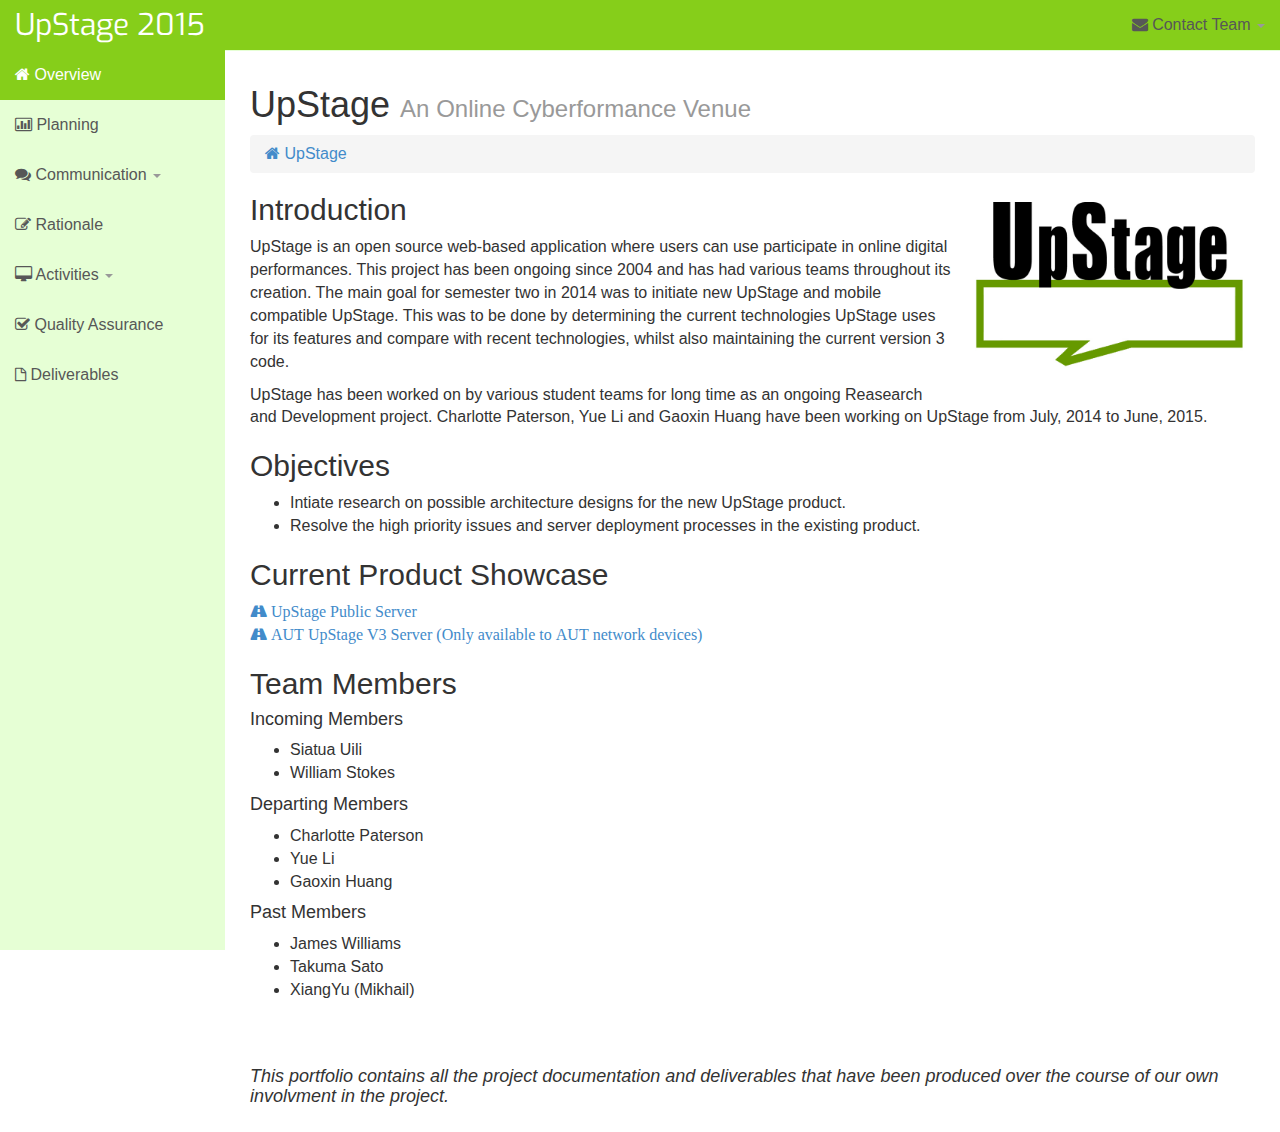
<file: index.html>
<!DOCTYPE html>
<html>
  <head>
    <meta charset="utf-8" />
    <meta name="viewport" content="width=device-width, initial-scale=1.0"/>
    <meta name="description" content=""/>
    <meta name="author" content="yue"/>
    <title>UpStage | Portfolio 2015</title>
    <link href="http://fonts.googleapis.com/css?family=Exo:900" rel="stylesheet" type="text/css" />
    <link href="assets/css/bootstrap.css" rel="stylesheet" type="text/css" />
    <link href="assets/css/sb-admin.css" rel="stylesheet" type="text/css"/>
    <link rel="stylesheet" href="assets/font-awesome/css/font-awesome.min.css" />
  </head>
  <body>
    <div id="wrapper">
      <nav class="navbar navbar-inverse navbar-fixed-top" role="navigation">
        <div class="navbar-header">
          <button type="button" class="navbar-toggle" data-toggle="collapse" data-target=".navbar-ex1-collapse">
            <span class="sr-only">Toggle navigation</span>
            <span class="icon-bar"></span>
            <span class="icon-bar"></span>
            <span class="icon-bar"></span>
          </button>
          <a class="navbar-brand" href="index.html">UpStage 2015</a>
        </div>
	<div class="collapse navbar-collapse navbar-ex1-collapse">
	  <ul class="nav navbar-nav side-nav">
	    <li class="active"><a href="index.html"><i class="icon-home"></i> Overview</a></li>
	    <li><a href="planning.html"><i class="icon-bar-chart"></i> Planning</a></li>
	    <li class="dropdown">
	      <a href="#" class="dropdown-toggle" data-toggle="dropdown"><i class="icon-comments"></i> Communication <b class="caret"></b></a>
	      <ul class="dropdown-menu">
		<li><a href="communication-team.html"><i class="icon-group"></i> Team</a></li>
                <li><a href="communication-supervisor.html"><i class="icon-user"></i> Supervisor</a></li>
		<li><a href="communication-community.html"><i class="icon-group"></i> Client & Community</a></li>
	      </ul>
	    </li>
	    <li>
	      <a href="rationale.html"><i class="icon-edit"></i> Rationale</a>
	    </li>
	    <li class="dropdown">
	      <a href="#" class="dropdown-toggle" data-toggle="dropdown"><i class="icon-desktop"></i> Activities <b class="caret"></b></a>
              <ul class="dropdown-menu">
		<li><a href="development-technical.html"><i class="icon-code"></i> V3 Maintenance</a></li>
		<li><a href="development-collaboration.html"><i class="icon-sitemap"></i> Proof of Concept</a></li>
	      </ul>
	    </li>
	    <li><a href="quality-assurance.html"><i class="icon-check"></i> Quality Assurance</a></li>
	    <li><a href="deliverables.html"><i class="icon-file-alt"></i> Deliverables</a></li>
	  </ul>
	  <ul class="nav navbar-nav navbar-right navbar-user">
            <li class="dropdown messages-dropdown">
	      <a href="#" class="dropdown-toggle" data-toggle="dropdown"><i class="icon-envelope"></i> Contact Team <b class="caret"></b></a>
              <ul class="dropdown-menu">
                <li class="dropdown-header">AUT UpStage Team 2015</li>
                <li class="message-preview">
		  <a href="mailto:pdy2956@aut.ac.nz">
		    <span class="avatar"><img src="assets/img/Charlotte.jpg"></span>
		    <span class="name">Charlotte Paterson</span>
		    <span class="message">pdy2956@aut.ac.nz</span>
		  </a>
		</li>
                <li class="divider"></li>
                <li class="message-preview">
		  <a href="mailto:pbq6275@aut.ac.nz">
		    <span class="avatar"><img src="assets/img/Yue.jpg"></span>
		    <span class="name">Yue Li</span>
		    <span class="message">pbq6275@aut.ac.nz</span>
		  </a>
		</li>
                <li class="divider"></li>
                <li class="message-preview">
		  <a href="mailto:gfx0590@aut.ac.nz">
		    <span class="avatar"><img src="assets/img/Gaoxin.jpg"></span>
		    <span class="name">Gaoxin Huang</span>
		    <span class="message">gfx0590@aut.ac.nz</span>
		  </a>
		</li>
              </ul>
            </li>
          </ul>
	</div>
      </nav>
      <div id="page-wrapper">
	<div class="row">
	  <div class="col-lg-12">
	    <h1>UpStage <small>An Online Cyberformance Venue</small></h1>
	    <ol class="breadcrumb">
	      <li><a href="index.html"><i class="icon-home"></i> UpStage</a></li>
	    </ol>
	    <img id="logo" src="assets/img/logo.jpg" alt="UpStage"/>
	    <h2>Introduction</h2>
	    <p>
	      UpStage is an open source web-based application where users can use participate in online digital performances. This project has been ongoing since 2004 and has had various teams throughout its creation. The main goal for semester two in 2014 was to initiate new UpStage and mobile compatible UpStage. This was to be done by determining the current technologies UpStage uses for its features and compare with recent technologies, whilst also maintaining the current version 3 code.
	    </p>	  
	    <p>
	      UpStage has been worked on by various student teams for long time as an ongoing Reasearch and Development project. Charlotte Paterson, Yue Li and Gaoxin Huang have been working on UpStage from July, 2014 to June, 2015.
	    </p>
	    <h2>Objectives</h2>
	    <ul>
	      <li>Intiate research on possible architecture designs for the new UpStage product.</li>
	      <li>Resolve the high priority issues and server deployment processes in the existing product.</li>
	    </ul>   
	    <h2>Current Product Showcase</h2>
	    <div>
	      <i><a class="icon-road" href="http://upstage.org.nz:8083/home" target="_blank"> UpStage Public Server</a></i>
	    </div>
	    <div>
	      <i><a class="icon-road" href="http://upstage.aut.ac.nz:8081" target="_blank"> AUT UpStage V3 Server (Only available to AUT network devices)</a></i>
	    </div>
	    <h2>Team Members</h2>
	    <h4>Incoming Members</h4>
	    <ul>
	      <li>Siatua Uili</li>
	      <li>William Stokes</li>
	    </ul>
	    <h4>Departing Members</h4>
	    <ul>
	      <li>Charlotte Paterson</li>
	      <li>Yue Li</li>
	      <li>Gaoxin Huang</li>
	    </ul>
	    <h4>Past Members</h4>
	    <ul>
	      <li>James Williams</li>
	      <li>Takuma Sato</li>
	      <li>XiangYu (Mikhail)</li>
	    </ul>
	    <br/>
	    <br/>
	    <h4><em>This portfolio contains all the project documentation and deliverables that have been produced over the course of our own involvment in the project.</em></h4>
          </div>
        </div><!-- /.row -->
      </div><!-- /#page-wrapper -->
    </div><!-- /#wrapper -->
    <script src="assets/js/jquery.min.js"></script>
    <script src="assets/js/bootstrap.js"></script>
  </body>
</html>
</file>
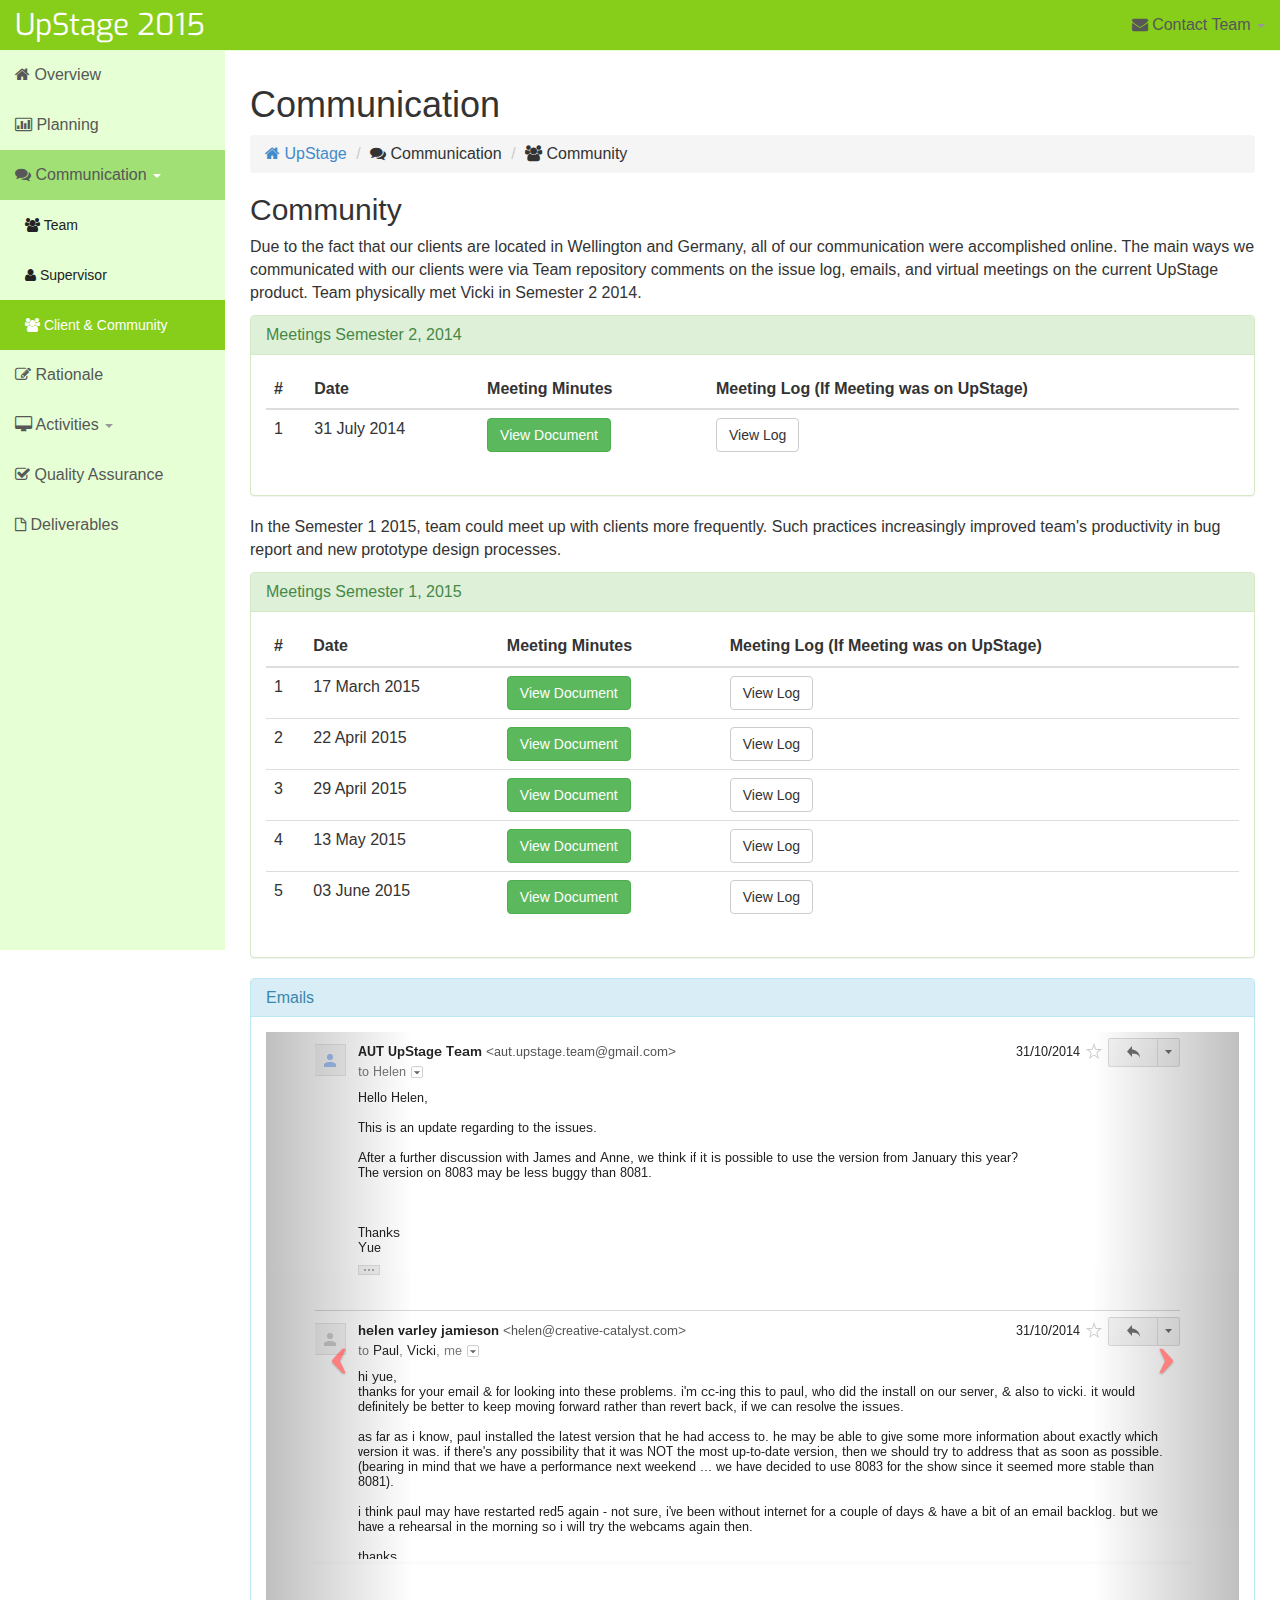
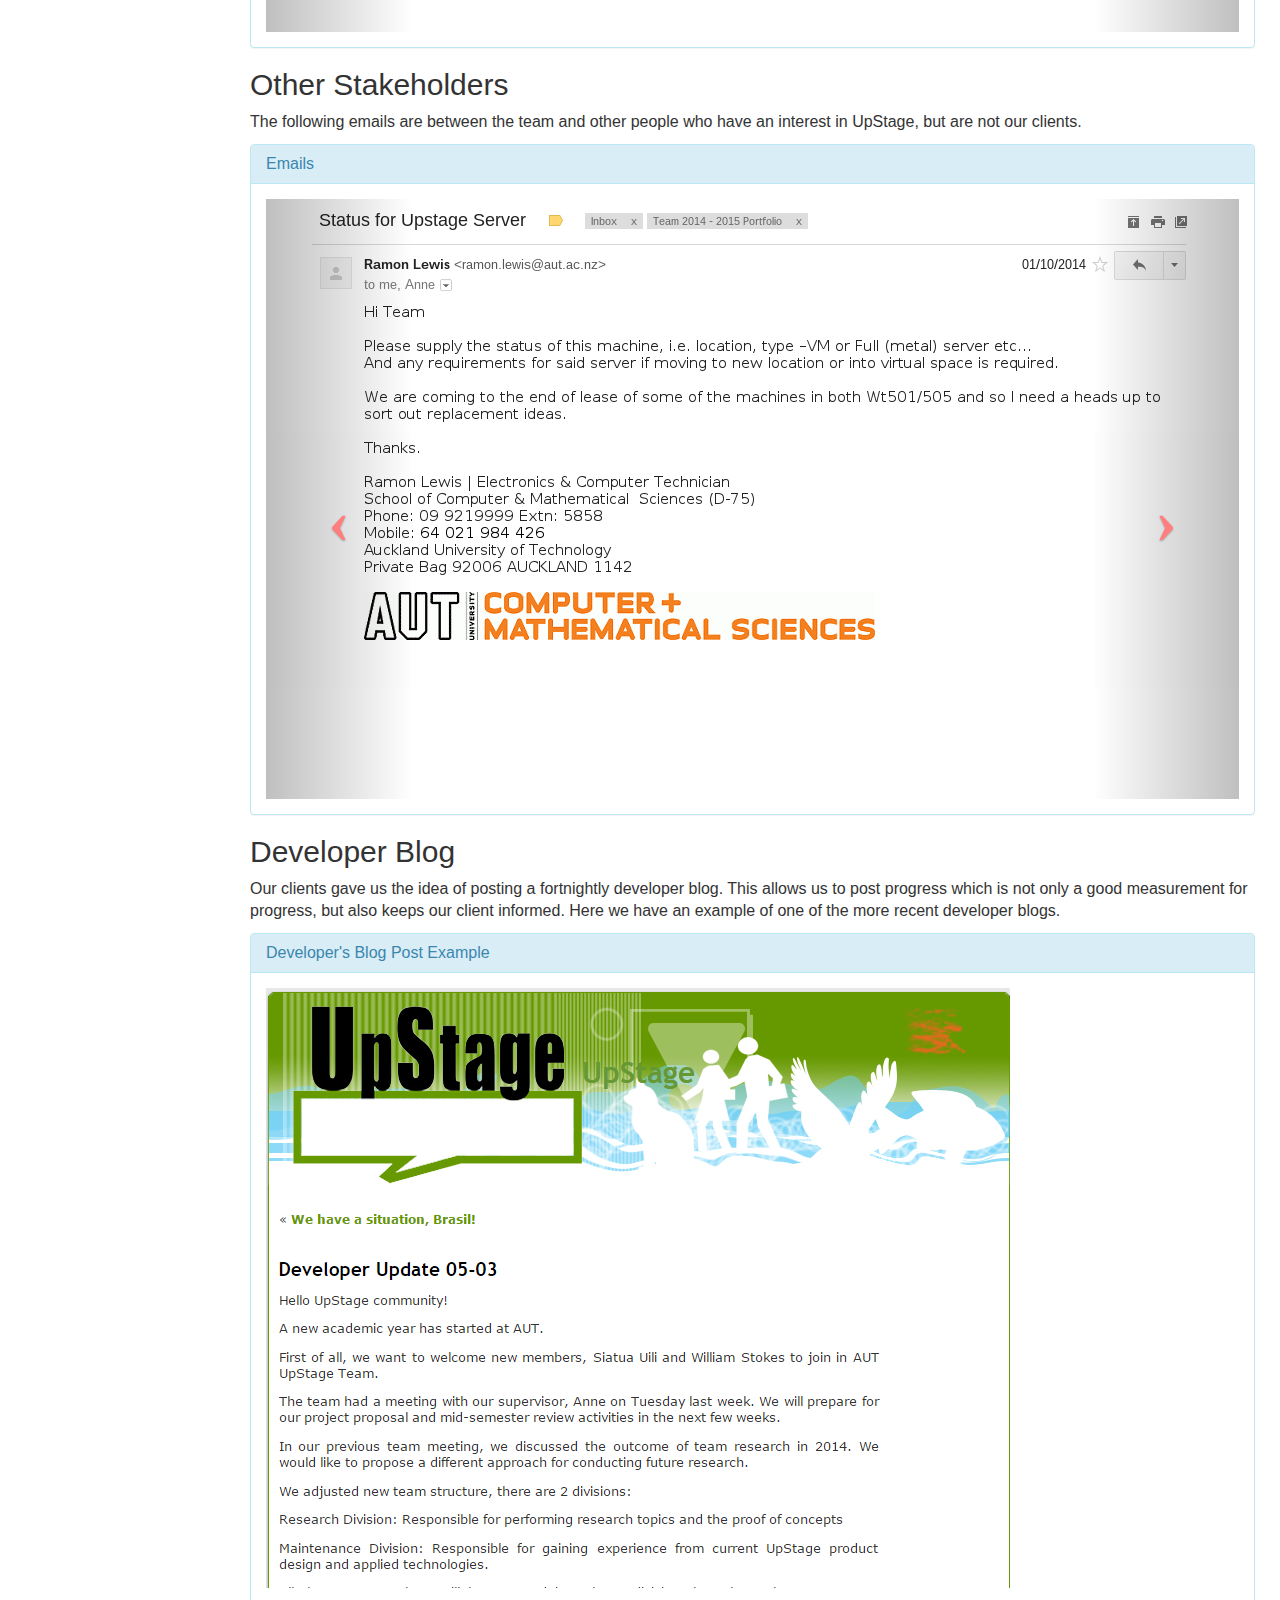
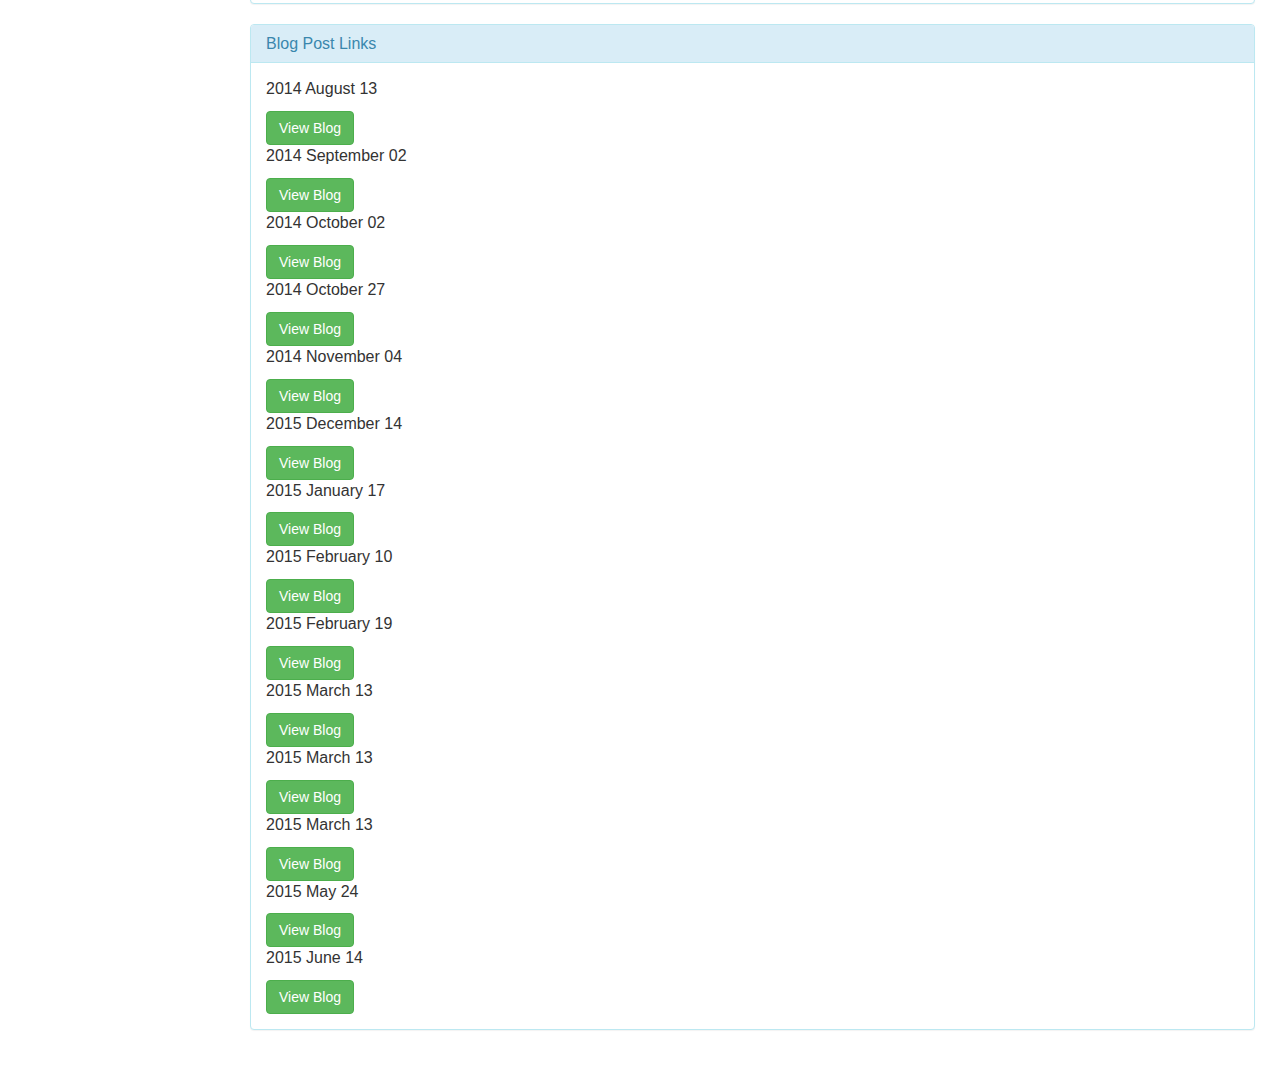
<file: communication-community.html>
<!DOCTYPE html>
<html lang="en">
  <head>
    <meta charset="utf-8" />
    <meta name="viewport" content="width=device-width, initial-scale=1.0"/>
    <meta name="description" content=""/>
    <meta name="author" content=""/>
    <title>UpStage | Portfolio 2015</title>
    <link href="http://fonts.googleapis.com/css?family=Exo:900" rel="stylesheet" type="text/css"/>
    <link href="assets/css/bootstrap.css" rel="stylesheet"/>
    <link href="assets/css/sb-admin.css" rel="stylesheet"/>
    <link rel="stylesheet" href="assets/font-awesome/css/font-awesome.min.css"/>
  </head>
  <body>
    <div id="wrapper">
      <nav class="navbar navbar-inverse navbar-fixed-top" role="navigation">
	<div class="navbar-header">
          <button type="button" class="navbar-toggle" data-toggle="collapse" data-target=".navbar-ex1-collapse">
	    <span class="sr-only">Toggle navigation</span>
	    <span class="icon-bar"></span>
	    <span class="icon-bar"></span>
	    <span class="icon-bar"></span>
	  </button>
          <a class="navbar-brand" href="index.html">UpStage 2015</a>
	</div>
        <div class="collapse navbar-collapse navbar-ex1-collapse">
          <ul class="nav navbar-nav side-nav">
            <li><a href="index.html"><i class="icon-home"></i> Overview</a></li>
            <li><a href="planning.html"><i class="icon-bar-chart"></i> Planning</a></li>
            <li class="dropdown active open">
	      <a href="#" class="dropdown-toggle" data-toggle="dropdown">
		<i class="icon-comments"></i> Communication <b class="caret"></b>
	      </a>
              <ul class="dropdown-menu">
                <li><a href="communication-team.html"><i class="icon-group"></i> Team</a></li>
                <li><a href="communication-supervisor.html"><i class="icon-user"></i> Supervisor</a></li>
                <li class="active"><a href="communication-community.html"><i class="icon-group"></i> Client & Community</a></li>
              </ul>
            </li>
            <li><a href="rationale.html"><i class="icon-edit"></i> Rationale</a></li>
            <li class="dropdown">
	      <a href="#" class="dropdown-toggle" data-toggle="dropdown">
		<i class="icon-desktop"></i> Activities <b class="caret"></b>
	      </a>
              <ul class="dropdown-menu">
                <li><a href="development-technical.html"><i class="icon-code"></i> V3 Maintenance</a></li>
                <li><a href="development-collaboration.html"><i class="icon-sitemap"></i> Proof of Concept</a></li>
              </ul>
            </li>
            <li><a href="quality-assurance.html"><i class="icon-check"></i> Quality Assurance</a></li>
            <li><a href="deliverables.html"><i class="icon-file-alt"></i> Deliverables</a></li>
          </ul>
          <ul class="nav navbar-nav navbar-right navbar-user">
            <li class="dropdown messages-dropdown">
	      <a href="#" class="dropdown-toggle" data-toggle="dropdown">
		<i class="icon-envelope"></i> Contact Team <b class="caret"></b>
	      </a>
              <ul class="dropdown-menu">
                <li class="dropdown-header">AUT UpStage Team 2015</li>
                <li class="message-preview">
		  <a href="mailto:pdy2956@aut.ac.nz">
		    <span class="avatar"><img src="assets/img/Charlotte.jpg"></span>
		    <span class="name">Charlotte Paterson</span>
		    <span class="message">pdy2956@aut.ac.nz</span>
		  </a>
		</li>
                <li class="divider"></li>
                <li class="message-preview">
		  <a href="mailto:pbq6275@aut.ac.nz">
		    <span class="avatar"><img src="assets/img/Yue.jpg"></span>
		    <span class="name">Yue Li</span>
		    <span class="message">pbq6275@aut.ac.nz</span>
		  </a>
		</li>
                <li class="divider"></li>
                <li class="message-preview">
		  <a href="mailto:gfx0590@aut.ac.nz">
		    <span class="avatar"><img src="assets/img/Gaoxin.jpg"></span>
		    <span class="name">Gaoxin Huang</span>
		    <span class="message">gfx0590@aut.ac.nz</span>
		  </a>
		</li>
              </ul>
            </li>
          </ul>
        </div>
      </nav>
      <div id="page-wrapper">
        <div class="row">
          <div class="col-lg-12">
            <h1>Communication</h1>
            <ol class="breadcrumb">
              <li><a href="index.html"><i class="icon-home"></i> UpStage</a></li>
              <li><i class="icon-comments"></i> Communication</li>
              <li><i class="icon-group"></i> Community</li>
            </ol>
            <h2 id="client">Community</h2>
            <p>
	      Due to the fact that our clients are located in Wellington and Germany, all of our communication were accomplished online. The main ways we communicated with our clients were via Team repository comments on the issue log, emails, and virtual meetings on the current UpStage product. Team physically met Vicki in Semester 2 2014.
	    </p>
            <div class="panel panel-success">
              <div class="panel-heading">
                <h3 class="panel-title">Meetings Semester 2, 2014</h3>
              </div>
              <div class="panel-body">
                <div class="table-responsive">
                  <table class="table table-hover">
                    <thead>
                      <tr>
                        <th>#</th>
                        <th>Date </th>
                        <th>Meeting Minutes</th>
                        <th>Meeting Log (If Meeting was on UpStage)</th>
                      </tr>
                    </thead>
                    <tbody>
                      <tr>
                        <td>1</td>
                        <td>31 July 2014</td>
                        <td><a href="Documents/Communication/Client/Client Meeting 2014-07-31.docx"
			       role="button"
			       class="btn btn-success">View Document</a></td>
                        <td><a href="Documents/Communication/Client/Client Meeting Log 2014-07-31.rtf"
			       role="button"
			       class="btn btn-default">View Log</a></td>
                      </tr>
                    </tbody>
                  </table>
                </div>
              </div>
            </div>
            <p>
              In the Semester 1 2015, team could meet up with clients more frequently. Such practices increasingly improved team's productivity in bug report  and new prototype design processes.
            </p>
            <div class="panel panel-success">
              <div class="panel-heading">
                <h3 class="panel-title">Meetings Semester 1, 2015</h3>
              </div>
              <div class="panel-body">
                <div class="table-responsive">
                  <table class="table table-hover">
                    <thead>
                      <tr>
                        <th>#</th>
                        <th>Date </th>
                        <th>Meeting Minutes</th>
                        <th>Meeting Log (If Meeting was on UpStage)</th>
                      </tr>
                    </thead>
                    <tbody>
                      <tr>
                        <td>1</td>
                        <td>17 March 2015</td>
                        <td><a href="Documents/Communication/Client/Client Meeting 2015-03-17.docx"
			       role="button"
			       class="btn btn-success">View Document</a></td>
                        <td><a href="Documents/Communication/Client/Client Meeting Log 2015-03-17.rtf"
			       role="button"
			       class="btn btn-default">View Log</a></td>
                      </tr>
                      <tr>
                        <td>2</td>
                        <td>22 April 2015</td>
                        <td><a href="Documents/Communication/Client/Client Meeting 2015-04-22.docx"
			       role="button"
			       class="btn btn-success">View Document</a></td>
                        <td><a href="Documents/Communication/Client/Client Meeting Log 2015-04-22.rtf"
			       role="button"
			       class="btn btn-default">View Log</a></td>
                      </tr>
                      <tr>
                        <td>3</td>
                        <td>29 April 2015</td>
                        <td><a href="Documents/Communication/Client/Client Meeting 2015-04-29.docx"
			       role="button"
			       class="btn btn-success">View Document</a></td>
                        <td><a href="Documents/Communication/Client/Client Meeting Log 2015-04-29.rtf"
			       role="button"
			       class="btn btn-default">View Log</a></td>
                      </tr>
                      <tr>
                        <td>4</td>
                        <td>13 May 2015</td>
                        <td><a href="Documents/Communication/Client/Client Meeting 2015-05-13.docx"
			       role="button"
			       class="btn btn-success">View Document</a></td>
                        <td><a href="Documents/Communication/Client/Client Meeting Log 2015-05-13.rtf"
			       role="button"
			       class="btn btn-default">View Log</a></td>
                      </tr>
                      <tr>
                        <td>5</td>
                        <td>03 June 2015</td>
                        <td><a href="Documents/Communication/Client/Client Meeting 2015-06-03.docx"
			       role="button"
			       class="btn btn-success">View Document</a></td>
                        <td><a href="Documents/Communication/Client/Client Meeting Log 2015-06-03.rtf"
			       role="button"
			       class="btn btn-default">View Log</a></td>
                      </tr>
                    </tbody>
                  </table>
                </div>
              </div>
            </div>
            <div class="panel panel-info">
              <div class="panel-heading">
                <h3 class="panel-title">Emails</h3>
              </div>
              <div class="panel-body">
                <div id="client-email-pdf" class="carousel slide">
                  <div class="carousel-inner pdf">
                    <div class="item active">
                      <img src="Documents/Communication/Client/Client/client01.png" alt="client" />
		    </div>
                    <div class="item"> <img src="Documents/Communication/Client/Client/client02.png" alt="client" /> </div>
                    <div class="item"> <img src="Documents/Communication/Client/Client/client03.png" alt="client" /> </div>
                    <div class="item"> <img src="Documents/Communication/Client/Client/client04.png" alt="client" /> </div>
                    <div class="item"> <img src="Documents/Communication/Client/Client/client05.png" alt="client" /> </div>
                  </div>
                  <a class="left carousel-control" href="#client-email-pdf" data-slide="prev">
		    <span class="icon-prev"></span>
		  </a>
		  <a class="right carousel-control" href="#client-email-pdf" data-slide="next">
		    <span class="icon-next"></span>
		  </a>
		</div>
              </div>
            </div>
            <h2>Other Stakeholders</h2>
            <p>
	      The following emails are between the team and other people who have an interest in UpStage, but are not our clients.
	    </p>
            <div class="panel panel-info">
              <div class="panel-heading">
                <h3 class="panel-title">Emails</h3>
              </div>
              <div class="panel-body">
                <div id="other-nonclient-email-pdf" class="carousel slide">
                  <div class="carousel-inner pdf">
                    <div class="item active">
                      <img src="Documents/Communication/Client/Other/resource01.png" alt="client" /> </div>
                    <div class="item"> <img src="Documents/Communication/Client/Other/resource02.png" alt="client" /> </div>
                    <div class="item"> <img src="Documents/Communication/Client/Other/resource03.png" alt="client" /> </div>
                  </div>
                  <a class="left carousel-control"
		     href="#other-nonclient-email-pdf"
		     data-slide="prev">
		    <span class="icon-prev"></span>
		  </a>
		  <a class="right carousel-control"
		     href="#other-nonclient-email-pdf"
		     data-slide="next">
		    <span class="icon-next"></span>
		  </a>
		</div>
              </div>
            </div>
            <h2 id="client">Developer Blog</h2>
            <p>
              Our clients gave us the idea of posting a fortnightly developer blog. This allows us to post progress which is not only a good measurement for progress,  but also keeps our client informed. Here we have an example of one of the more recent developer blogs.
            </p>
            <div class="panel panel-info">
              <div class="panel-heading">
                <h3 class="panel-title">Developer's Blog Post Example</h3>
              </div>
              <div class="panel-body">
                <div class="carousel-inner pdf">
                  <img border="0"
		       alt="UpStageBlog"
		       src="Documents/Communication/Client/Other/blog-post.png"
		       width="744"
		       height="1558" />
                </div>
              </div>
            </div>
          </div>
        </div>
        <div class="panel panel-info">
          <div class="panel-heading">
            <h3 class="panel-title">Blog Post Links</h3>
          </div>
          <div class="panel-body">
            <p>2014 August 13</p>
            <a href="http://upstage.org.nz/blog/?p=6236" target="_blank" role="button" class="btn btn-success">View Blog</a>
	    <p>2014 September 02</p>
	    <a href="http://upstage.org.nz/blog/?p=6250" target="_blank" role="button" class="btn btn-success">View Blog</a>
	    <p>2014 October 02</p>
	    <a href="http://upstage.org.nz/blog/?p=6261" target="_blank" role="button" class="btn btn-success">View Blog</a>
	    <p>2014 October 27</p>
	    <a href="http://upstage.org.nz/blog/?p=6285" target="_blank" role="button" class="btn btn-success">View Blog</a>
	    <p>2014 November 04</p>
	    <a href="http://upstage.org.nz/blog/?p=6300" target="_blank" role="button" class="btn btn-success">View Blog</a>
	    <p>2015 December 14</p>
	    <a href="http://upstage.org.nz/blog/?p=6341" target="_blank" role="button" class="btn btn-success">View Blog</a>
	    <p>2015 January 17</p>
	    <a href="http://upstage.org.nz/blog/?p=6370" target="_blank" role="button" class="btn btn-success">View Blog</a>
	    <p>2015 February 10</p>
	    <a href="http://upstage.org.nz/blog/?p=6387" target="_blank" role="button" class="btn btn-success">View Blog</a>
	    <p>2015 February 19</p>
	    <a href="http://upstage.org.nz/blog/?p=6401" target="_blank" role="button" class="btn btn-success">View Blog</a>
	    <p>2015 March 13</p>
	    <a href="http://upstage.org.nz/blog/?p=6415" target="_blank" role="button" class="btn btn-success">View Blog</a>
	    <p>2015 March 13</p>
	    <a href="http://upstage.org.nz/blog/?p=6415" target="_blank" role="button" class="btn btn-success">View Blog</a>
	    <p>2015 March 13</p>
	    <a href="http://upstage.org.nz/blog/?p=6415" target="_blank" role="button" class="btn btn-success">View Blog</a>
	    <p>2015 May 24 </p>
	    <a href="http://upstage.org.nz/blog/?p=6442" target="_blank" role="button" class="btn btn-success">View Blog</a>
	    <p>2015 June 14 </p>
	    <a href="http://upstage.org.nz/blog/?p=6448" target="_blank" role="button" class="btn btn-success">View Blog</a>
	  </div>
	</div>
      </div>
    </div>
    <script src="assets/js/jquery.min.js"></script>
    <script src="assets/js/bootstrap.js"></script>
  </body>
</html>
</file>
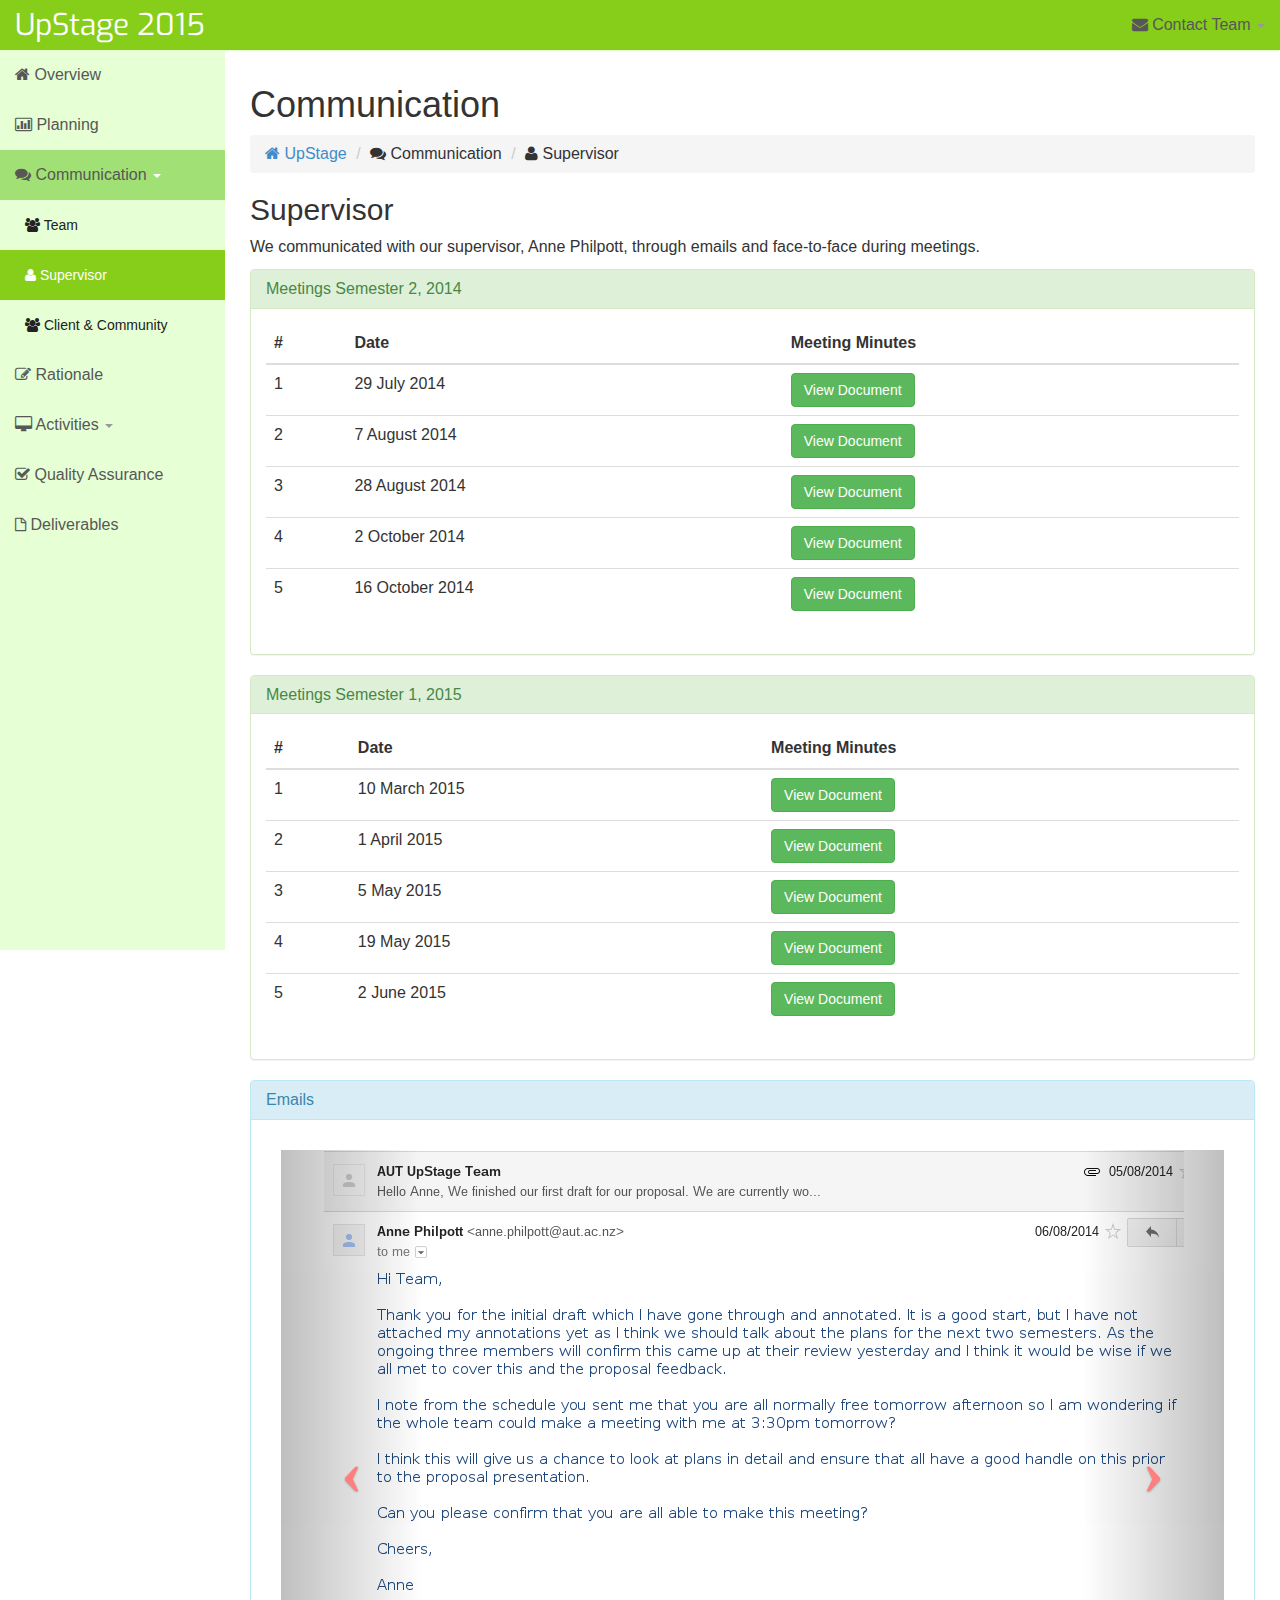
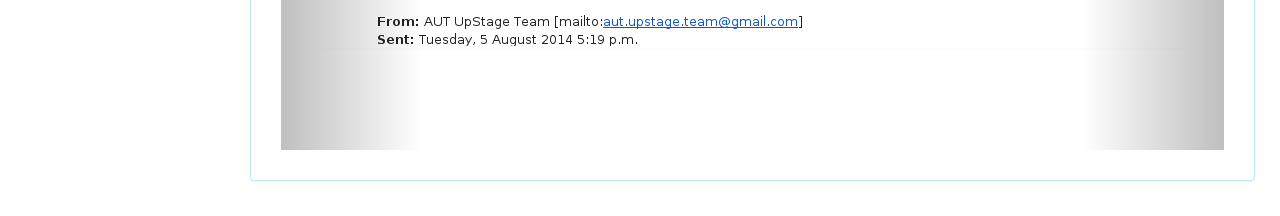
<file: communication-supervisor.html>
<!DOCTYPE html>
<html lang="en">
  <head>
    <meta charset="utf-8"/>
    <meta name="viewport" content="width=device-width, initial-scale=1.0"/>
    <meta name="description" content="AUT UpStage Team 2014 - 2015 Project Portfolio"/>
    <meta name="author" content="yue"/>
    <title>UpStage | Portfolio 2015</title>
    <link href="http://fonts.googleapis.com/css?family=Exo:900" rel="stylesheet" type="text/css"/>
    <link href="assets/css/bootstrap.css" rel="stylesheet"/>
    <link href="assets/css/sb-admin.css" rel="stylesheet"/>
    <link rel="stylesheet" href="assets/font-awesome/css/font-awesome.min.css"/>
  </head>
  <body>
    <div id="wrapper">
      <nav class="navbar navbar-inverse navbar-fixed-top" role="navigation">
	<div class="navbar-header">
          <button type="button" class="navbar-toggle" data-toggle="collapse" data-target=".navbar-ex1-collapse">
	    <span class="sr-only">Toggle navigation</span>
	    <span class="icon-bar"></span>
	    <span class="icon-bar"></span>
	    <span class="icon-bar"></span>
          </button>
          <a class="navbar-brand" href="index.html">UpStage 2015</a>
	</div>
	<div class="collapse navbar-collapse navbar-ex1-collapse">
          <ul class="nav navbar-nav side-nav">
	    <li><a href="index.html"><i class="icon-home"></i> Overview</a></li>
	    <li><a href="planning.html"><i class="icon-bar-chart"></i> Planning</a></li>
	    <li class="dropdown active open">
              <a href="#" class="dropdown-toggle" data-toggle="dropdown"><i class="icon-comments"></i> Communication <b class="caret"></b></a>
              <ul class="dropdown-menu">
		<li><a href="communication-team.html"><i class="icon-group"></i> Team</a></li>
		<li class="active"><a href="communication-supervisor.html"><i class="icon-user"></i> Supervisor</a></li>
		<li><a href="communication-community.html"><i class="icon-group"></i> Client & Community</a></li>
              </ul>
	    </li>
	    <li><a href="rationale.html"><i class="icon-edit"></i> Rationale</a></li>
	    <li class="dropdown">
              <a href="#" class="dropdown-toggle" data-toggle="dropdown">
		<i class="icon-desktop"></i> Activities <b class="caret"></b>
	      </a>
              <ul class="dropdown-menu">
		<li><a href="development-technical.html"><i class="icon-code"></i> V3 Maintenance</a></li>
		<li><a href="development-collaboration.html"><i class="icon-sitemap"></i> Proof of Concept</a></li>
              </ul>
	    </li>
	    <li><a href="quality-assurance.html"><i class="icon-check"></i> Quality Assurance</a></li>
	    <li><a href="deliverables.html"><i class="icon-file-alt"></i> Deliverables</a></li>
          </ul>
          <ul class="nav navbar-nav navbar-right navbar-user">
	    <li class="dropdown messages-dropdown">
              <a href="#" class="dropdown-toggle" data-toggle="dropdown"><i class="icon-envelope"></i> Contact Team <b class="caret"></b></a>
              <ul class="dropdown-menu">
		<li class="dropdown-header">AUT UpStage Team 2015</li>
		<li class="message-preview">
                  <a href="mailto:pdy2956@aut.ac.nz">
		    <span class="avatar"><img src="assets/img/Charlotte.jpg"></span>
		    <span class="name">Charlotte Paterson</span>
		    <span class="message">pdy2956@aut.ac.nz</span></a></li>
		<li class="divider"></li>
		<li class="message-preview">
                  <a href="mailto:pbq6275@aut.ac.nz">
		    <span class="avatar"><img src="assets/img/Yue.jpg"></span>
		    <span class="name">Yue Li</span>
		    <span class="message">pbq6275@aut.ac.nz</span></a></li>
		<li class="divider"></li>
		<li class="message-preview">
                  <a href="mailto:gfx0590@aut.ac.nz">
		    <span class="avatar"><img src="assets/img/Gaoxin.jpg"></span>
		    <span class="name">Gaoxin Huang</span>
		    <span class="message">gfx0590@aut.ac.nz</span></a></li>
              </ul>
	    </li>
          </ul>
	</div>
      </nav>
      <div id="page-wrapper">
	<div class="row">
          <div class="col-lg-12">
	    <h1>Communication</h1>
	    <ol class="breadcrumb">
              <li><a href="index.html"><i class="icon-home"></i> UpStage</a></li>
              <li><i class="icon-comments"></i> Communication</li>
              <li><i class="icon-user"></i> Supervisor</li></ol>
	    <h2 id="supervisor">Supervisor</h2>
	    <p>
	      We communicated with our supervisor, Anne Philpott, through emails and face-to-face during meetings.
	    </p>
	    <div class="panel panel-success">
              <div class="panel-heading">
		<h3 class="panel-title">Meetings Semester 2, 2014</h3>
              </div>
              <div class="panel-body">
		<div class="table-responsive">
                  <table class="table table-hover">
		    <thead>
                      <tr>
			<th>#</th>
			<th>Date </th>
			<th>Meeting Minutes</th>
                      </tr>
		    </thead>
		    <tbody>
                      <tr>
			<td>1</td>
			<td>29 July 2014</td>
			<td><a href="Documents/Communication/Supervisor/Supervisor Meeting Minutes 2014-07-29.docx"
			       role="button"
			       class="btn btn-success">View Document</a></td>
                      </tr>
                      <tr>
			<td>2</td>
			<td>7 August 2014</td>
			<td><a href="Documents/Communication/Supervisor/Supervisor meeting minutes 2014-08-07.doc"
			       role="button"
			       class="btn btn-success">View Document</a></td>
                      </tr>
                      <tr>
			<td>3</td>
			<td>28 August 2014</td>
			<td><a href="Documents/Communication/Supervisor/Supervisor meeting minutes 2014-08-28.doc"
			       role="button"
			       class="btn btn-success">View Document</a></td>
                      </tr>
                      <tr>
			<td>4</td>
			<td>2 October 2014</td>
			<td><a href="Documents/Communication/Supervisor/Supervisor meeting minutes 2014-10-02.doc"
			       role="button"
			       class="btn btn-success">View Document</a></td>
                      </tr>
                      <tr>
			<td>5</td>
			<td>16 October 2014</td>
			<td><a href="Documents/Communication/Supervisor/Supervisor meeting minutes 2014-10-16.doc"
			       role="button"
			       class="btn btn-success">View Document</a></td>
                      </tr>
		    </tbody>
                  </table>
		</div>
              </div>
	    </div>
	    <div class="panel panel-success">
              <div class="panel-heading">
		<h3 class="panel-title">Meetings Semester 1, 2015</h3>
              </div>
              <div class="panel-body">
		<div class="table-responsive">
                  <table class="table table-hover">
		    <thead>
                      <tr>
			<th>#</th>
			<th>Date </th>
			<th>Meeting Minutes</th>
                      </tr>
		    </thead>
		    <tbody>
                      <tr>
			<td>1</td>
			<td>10 March 2015</td>
			<td><a href="Documents/Communication/Supervisor/Supervisor Meeting Minutes 2015-03-10.doc"
			       role="button"
			       class="btn btn-success">View Document</a></td>
                      </tr>
                      <tr>
			<td>2</td>
			<td>1 April 2015</td>
			<td><a href="Documents/Communication/Supervisor/Supervisor Meeting Minutes 2015-04-01.doc"
			       role="button"
			       class="btn btn-success">View Document</a></td>
                      </tr>
                      <tr>
			<td>3</td>
			<td>5 May 2015</td>
			<td><a href="Documents/Communication/Supervisor/Supervisor Meeting Minutes 2015-05-05.doc"
			       role="button"
			       class="btn btn-success">View Document</a></td>
                      </tr>
                      <tr>
			<td>4</td>
			<td>19 May 2015</td>
			<td><a href="Documents/Communication/Supervisor/Supervisor Meeting Minutes 2015-05-19.doc"
			       role="button"
			       class="btn btn-success">View Document</a></td>
                      </tr>
                      <tr>
			<td>5</td>
			<td>2 June 2015</td>
			<td><a href="Documents/Communication/Supervisor/Supervisor Meeting Minutes 2015-06-02.doc"
			       role="button"
			       class="btn btn-success">View Document</a></td>
                      </tr>
		    </tbody>
                  </table>
		</div>
              </div>
	    </div>
	    <div class="panel panel-info">
              <div class="panel-heading">
		<h3 class="panel-title">Emails</h3>
              </div>
              <div class="panel-body">
		<div class="panel-body">
                  <div id="supervisor-email-pdf" class="carousel slide">
		    <div class="carousel-inner pdf">
                      <div class="item active">
			<img src="Documents/Communication/Supervisor/Anne/supervisor01.png" alt="supervisor" />
                      </div>
                      <div class="item">
			<img src="Documents/Communication/Supervisor/Anne/supervisor02.png" alt="supervisor" />
                      </div>
                      <div class="item">
			<img src="Documents/Communication/Supervisor/Anne/supervisor03.png" alt="supervisor" />
                      </div>
                      <div class="item">
			<img src="Documents/Communication/Supervisor/Anne/supervisor04.png" alt="supervisor" />
                      </div>
                      <div class="item">
			<img src="Documents/Communication/Supervisor/Anne/supervisor05.png" alt="supervisor" />
                      </div>
                      <div class="item">
			<img src="Documents/Communication/Supervisor/Anne/supervisor06.png" alt="supervisor" />
                      </div>
                      <div class="item">
			<img src="Documents/Communication/Supervisor/Anne/supervisor07.png" alt="supervisor" />
                      </div>
                      <div class="item">
			<img src="Documents/Communication/Supervisor/Anne/supervisor08.png" alt="supervisor" />
                      </div>
                      <div class="item">
			<img src="Documents/Communication/Supervisor/Anne/supervisor09.png" alt="supervisor" />
                      </div>
                      <div class="item">
			<img src="Documents/Communication/Supervisor/Anne/supervisor10.png" alt="supervisor" />
                      </div>
                      <div class="item">
			<img src="Documents/Communication/Supervisor/Anne/supervisor11.png" alt="supervisor" />
                      </div>
                      <div class="item">
			<img src="Documents/Communication/Supervisor/Anne/supervisor12.png" alt="supervisor" />
                      </div>
		    </div>
		    <a class="left carousel-control" href="#supervisor-email-pdf" data-slide="prev">
                      <span class="icon-prev"></span></a>
		    <a class="right carousel-control" href="#supervisor-email-pdf" data-slide="next">
                      <span class="icon-next"></span></a>
                  </div>
		</div>
              </div>
	    </div>
          </div>
	</div><!-- /.row -->
      </div><!-- /#page-wrapper -->
    </div><!-- /#wrapper -->
    <script src="assets/js/jquery.min.js"></script>
    <script src="assets/js/bootstrap.js"></script>
  </body>
</html>
</file>
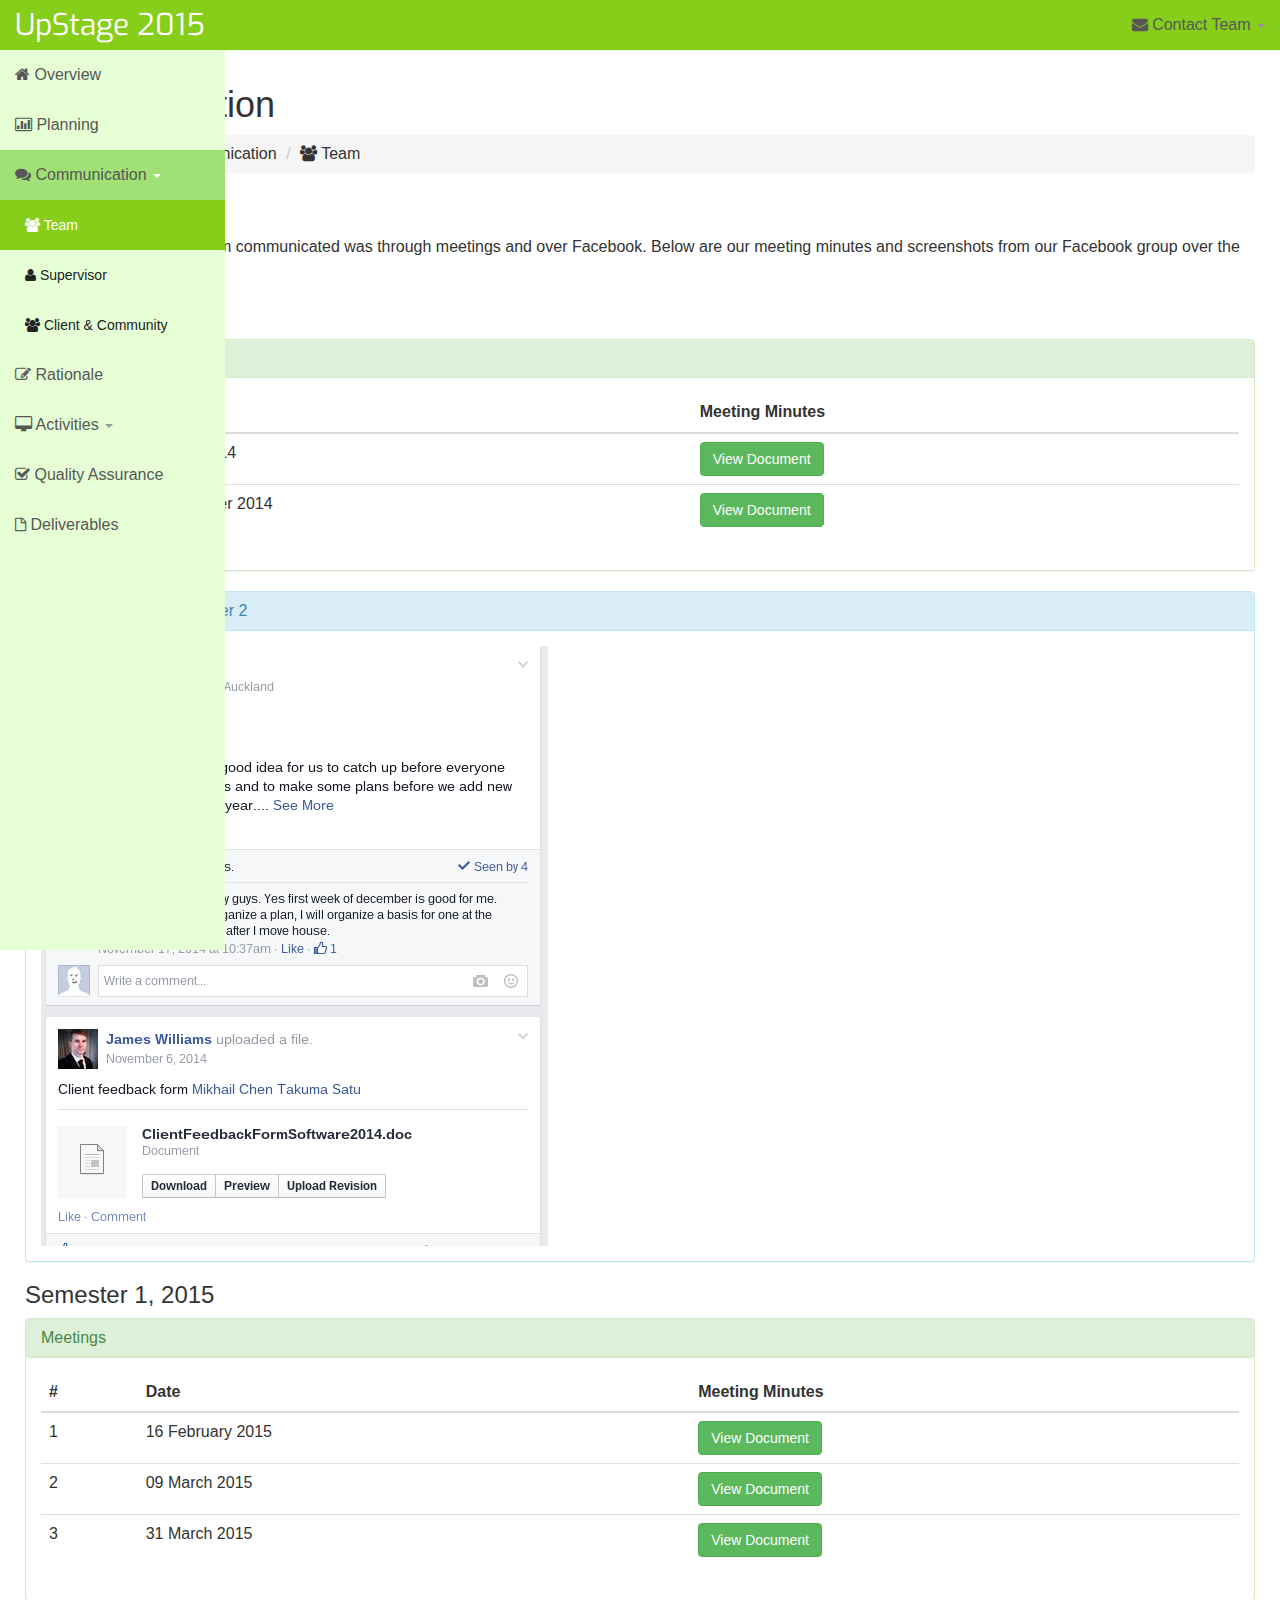
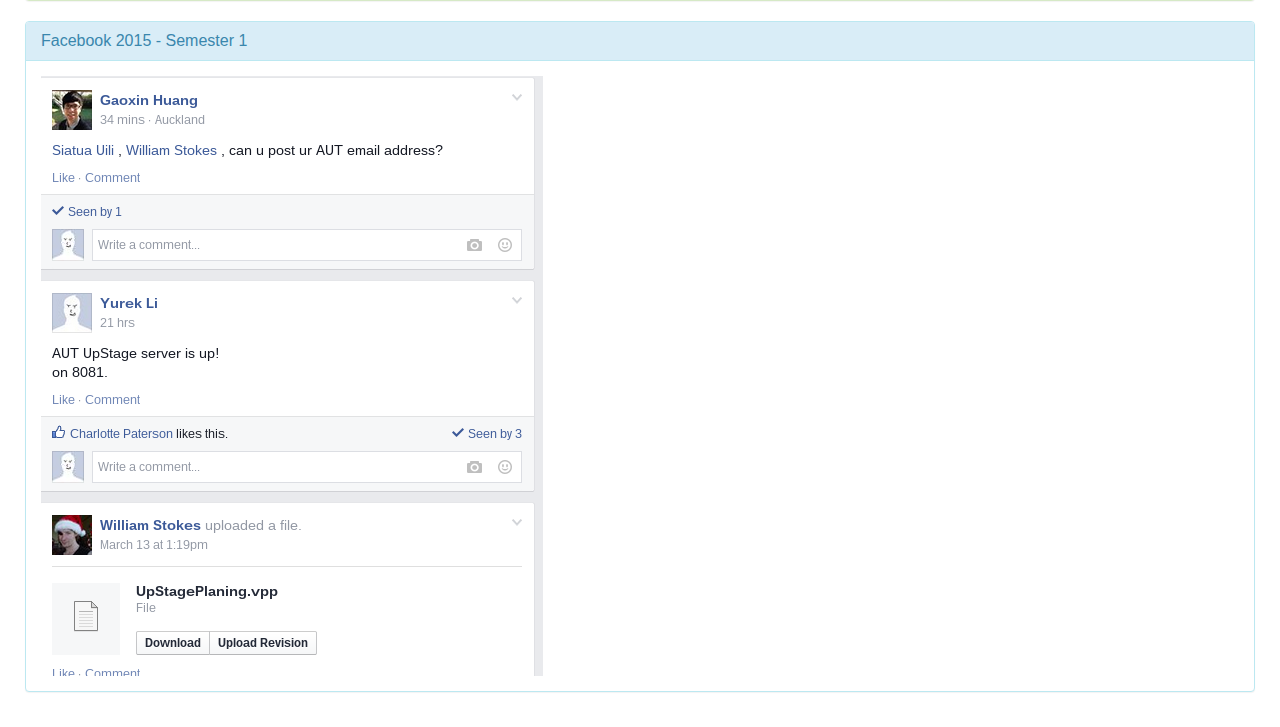
<file: communication-team.html>
<!DOCTYPE html>
<html lang="en">
  <head>
   <meta charset="utf-8"/>
   <meta name="viewport" content="width=device-width, initial-scale=1.0"/>
   <meta name="description" content=""/>
   <meta name="author" content=""/>
   <title>UpStage | Portfolio 2015</title>
   <link href="http://fonts.googleapis.com/css?family=Exo:900" rel="stylesheet" type="text/css"/>
   <link href="assets/css/bootstrap.css" rel="stylesheet"/>
   <link href="assets/css/sb-admin.css" rel="stylesheet"/>
   <link rel="stylesheet" href="assets/font-awesome/css/font-awesome.min.css"/>
  </head>
  <body>
    <script src="assets/js/jquery.min.js"></script>
    <script src="assets/js/bootstrap.js"></script>
    <div id="wrapper">
      <nav class="navbar navbar-inverse navbar-fixed-top" role="navigation">
	<div class="navbar-header">
          <button type="button" class="navbar-toggle" data-toggle="collapse" data-target=".navbar-ex1-collapse">
	    <span class="sr-only">Toggle navigation</span>
	    <span class="icon-bar"></span>
	    <span class="icon-bar"></span>
	    <span class="icon-bar"></span>
          </button>
          <a class="navbar-brand" href="index.html">UpStage 2015</a>
	</div>
	<div class="collapse navbar-collapse navbar-ex1-collapse">
          <ul class="nav navbar-nav side-nav">
	    <li><a href="index.html"><i class="icon-home"></i> Overview</a></li>
	    <li><a href="planning.html"><i class="icon-bar-chart"></i> Planning</a></li>
	    <li class="dropdown active open">
              <a href="#" class="dropdown-toggle" data-toggle="dropdown"><i class="icon-comments"></i> Communication <b class="caret"></b></a>
              <ul class="dropdown-menu">
		<li class="active"><a href="communication-team.html"><i class="icon-group"></i> Team</a></li>
		<li><a href="communication-supervisor.html"><i class="icon-user"></i> Supervisor</a></li>
		<li><a href="communication-community.html"><i class="icon-group"></i> Client & Community</a></li>
              </ul>
	    </li>
	    <li><a href="rationale.html"><i class="icon-edit"></i> Rationale</a></li>
	    <li class="dropdown">
              <a href="#" class="dropdown-toggle" data-toggle="dropdown"><i class="icon-desktop"></i> Activities <b class="caret"></b></a>
              <ul class="dropdown-menu">
		<li><a href="development-technical.html"><i class="icon-code"></i> V3 Maintenance</a></li>
		<li><a href="development-collaboration.html"><i class="icon-sitemap"></i> Proof of Concept</a></li>
              </ul>
	    </li>
	    <li><a href="quality-assurance.html"><i class="icon-check"></i> Quality Assurance</a></li>
	    <li><a href="deliverables.html"><i class="icon-file-alt"></i> Deliverables</a></li>
          </ul>
          <ul class="nav navbar-nav navbar-right navbar-user">
	    <li class="dropdown messages-dropdown">
              <a href="#" class="dropdown-toggle" data-toggle="dropdown"><i class="icon-envelope"></i> Contact Team <b class="caret"></b></a>
              <ul class="dropdown-menu">
		<li class="dropdown-header">AUT UpStage Team 2015</li>
		<li class="message-preview">
                  <a href="mailto:pdy2956@aut.ac.nz">
		    <span class="avatar"><img src="assets/img/Charlotte.jpg"></span>
		    <span class="name">Charlotte Paterson</span>
		    <span class="message">pdy2956@aut.ac.nz</span></a>
		</li>
		<li class="divider"></li>
		<li class="message-preview">
                  <a href="mailto:pbq6275@aut.ac.nz">
		    <span class="avatar"><img src="assets/img/Yue.jpg"></span>
		    <span class="name">Yue Li</span>
		    <span class="message">pbq6275@aut.ac.nz</span></a>
		</li>
		<li class="divider"></li>
		<li class="message-preview">
                  <a href="mailto:gfx0590@aut.ac.nz">
		    <span class="avatar"><img src="assets/img/Gaoxin.jpg"></span>
		    <span class="name">Gaoxin Huang</span>
		    <span class="message">gfx0590@aut.ac.nz</span></a>
		</li>
              </ul>
	    </li>
          </ul>
	</div>
      </nav>
    </div>
    <div id="page-wrapper">
      <div class="row">
	<div class="col-lg-12">
	  <h1>Communication</h1>
	  <ol class="breadcrumb">
	    <li><a href="index.html"><i class="icon-home"></i> UpStage</a></li>
	    <li><i class="icon-comments"></i> Communication</li>
	    <li><i class="icon-group"></i> Team</li>
	  </ol>
	  <h2>Team</h2>
	  <p>
	    The main ways that our team communicated was through meetings  and over Facebook. Below are our meeting minutes and screenshots from our Facebook group over the course of the year.
	  </p>
	  <h3 id="team">Semester 2, 2014</h3>
	  <div class="panel panel-success">
	  <div class="panel-heading">
	    <h3 class="panel-title">Meetings</h3>
	  </div>
	  <div class="panel-body">
	    <div class="table-responsive">
	      <table class="table table-hover">
		<thead>
		  <tr>
		    <th>#</th>
		    <th>Date </th>
		    <th>Meeting Minutes</th>
		    </tr>
		</thead>
		<tbody>
		  <tr>
		  <td>1</td>
		  <td>31 July 2014</td>
		  <td><a href="Documents\Communication\Team\Semester-2-2014\Team meeting minutes 2014-07-31.doc"
			 role="button"
			 class="btn btn-success">View Document</a></td></tr>
		  <tr>
		  <td>2</td>
		  <td>4 November 2014</td>
		  <td><a href="Documents/Communication/Team/Semester-2-2014/Team meeting minutes 2014-11-04.doc"
			 role="button"
			 class="btn btn-success">View Document</a></td></tr>
		</tbody>
	      </table>
	    </div>
	  </div>
	  </div>
	  <div class="panel panel-info">
	    <div class="panel-heading">
	      <h3 class="panel-title">Facebook 2014 - Semester 2</h3>
	    </div>
	    <div class="panel-body">
	      <div id="facebook-sem-1" class="carousel slide">
		<div class="carousel-inner">
		  <img src="Documents/Communication/Team/Semester-2-2014/2014_S2.png" alt="Facebook Semester 2">
		    <div class="carousel-caption"></div>
		</div>
	      </div>
	    </div>
	  </div>
	  <h3 id="team">Semester 1, 2015</h3>
	  <div class="panel panel-success">
	    <div class="panel-heading">
	      <h3 class="panel-title">Meetings</h3>
	    </div>
	    <div class="panel-body">
	      <div class="table-responsive">
		<table class="table table-hover">
		  <thead>
		    <tr>
		      <th>#</th>
		      <th>Date </th>
		      <th>Meeting Minutes</th>
		    </tr>
		  </thead>
		  <tbody>
		    <tr>
		      <td>1</td>
		      <td>16 February 2015</td>
		      <td><a href="Documents/Communication/Team/Semester-1-2015/Team meeting minutes 2015-02-16.doc"
			     role="button"
			     class="btn btn-success">View Document</a></td>
		    </tr>
		    <tr>
		      <td>2</td>
		      <td>09 March 2015</td>
		      <td><a href="Documents/Communication/Team/Semester-1-2015/Team meeting minutes 2015-03-09.doc"
			     role="button"
			     class="btn btn-success">View Document</a></td>
		    </tr>
		    <tr>
		      <td>3</td>
		      <td>31 March 2015</td>
		      <td><a href="Documents/Communication/Team/Semester-1-2015/Team meeting minutes 2015-03-31.doc"
			     role="button"
			     class="btn btn-success">View Document</a></td>
		    </tr>
		  </tbody>
		</table>
	      </div>
	    </div>
	  </div>
	  <div class="panel panel-info">
	    <div class="panel-heading">
	      <h3 class="panel-title">Facebook 2015 - Semester 1</h3>
	    </div>
	    <div class="panel-body">
	      <div id="facebook-sem-1" class="carousel slide">
		<div class="carousel-inner">
		  <img src="Documents/Communication/Team/Semester-1-2015/2015_S1.png" alt="Facebook Semester 1">
		    <div class="carousel-caption"></div>
		</div>
	      </div>
	    </div>
	  </div>
	</div>
      </div>
    </div>
  </body>
</html>
</file>
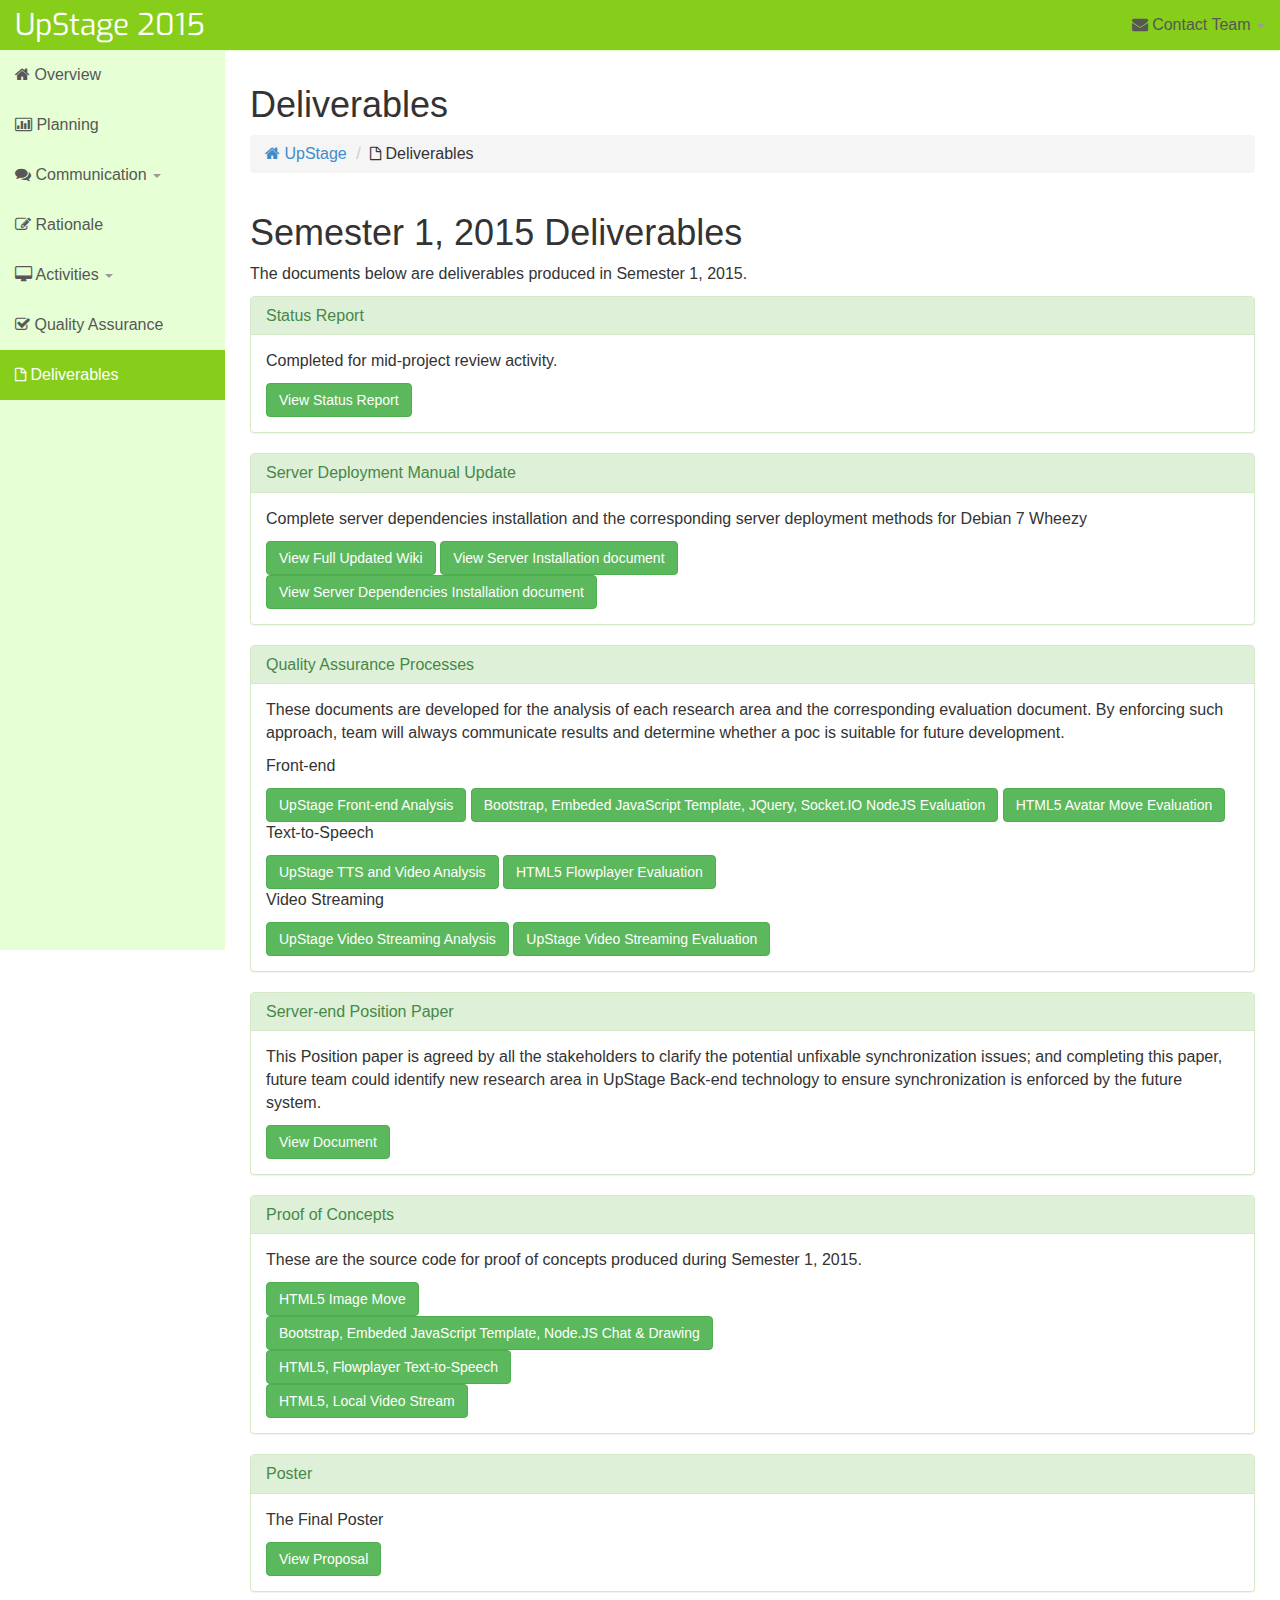
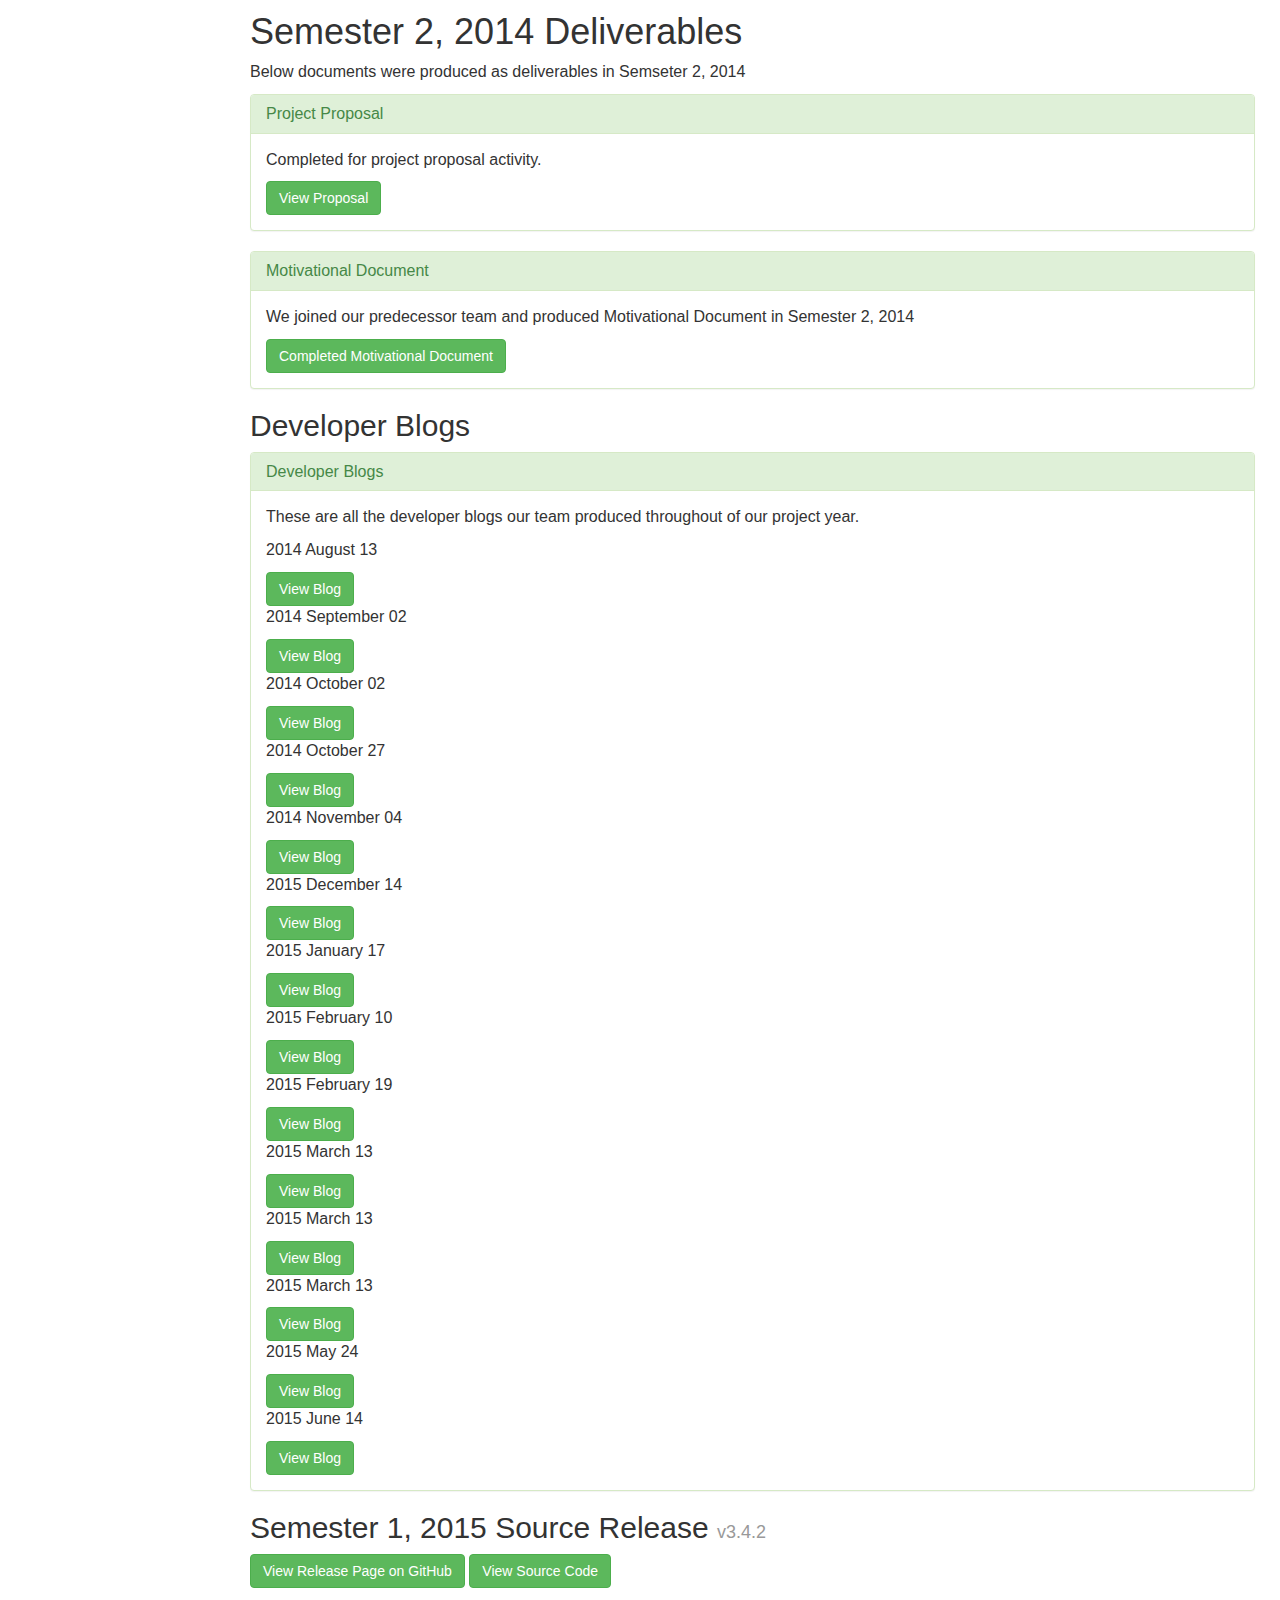
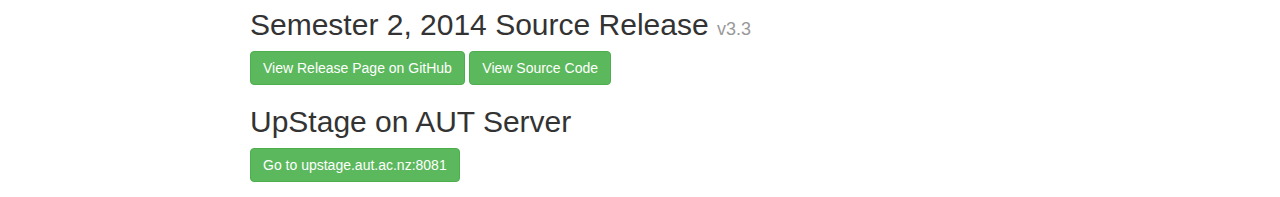
<file: deliverables.html>
<!DOCTYPE html>
<html lang="en">
  <head>
    <title>UpStage | Portfolio 2015</title>
    <meta charset="utf-8"/>
    <meta name="viewport" content="width=device-width, initial-scale=1.0"/>
    <meta name="description" content=""/>
    <meta name="author" content=""/>
    <link href="http://fonts.googleapis.com/css?family=Exo:900" rel="stylesheet" type="text/css"/>
    <link href="assets/css/bootstrap.css" rel="stylesheet"/>
    <link href="assets/css/sb-admin.css" rel="stylesheet"/>
    <link rel="stylesheet" href="assets/font-awesome/css/font-awesome.min.css"/>
  </head>
  <body>
    <div id="wrapper">
      <nav class="navbar navbar-inverse navbar-fixed-top" role="navigation">
        <div class="navbar-header">
          <button type="button" class="navbar-toggle" data-toggle="collapse" data-target=".navbar-ex1-collapse">
            <span class="sr-only">Toggle navigation</span>
            <span class="icon-bar"></span>
            <span class="icon-bar"></span>
            <span class="icon-bar"></span>
          </button>
          <a class="navbar-brand" href="index.html">UpStage 2015</a>
        </div>
        <div class="collapse navbar-collapse navbar-ex1-collapse">
          <ul class="nav navbar-nav side-nav">
            <li><a href="index.html"><i class="icon-home"></i> Overview</a></li>
            <li><a href="planning.html"><i class="icon-bar-chart"></i> Planning</a></li>
            <li class="dropdown">
              <a href="#" class="dropdown-toggle" data-toggle="dropdown"><i class="icon-comments"></i> Communication <b class="caret"></b></a>
              <ul class="dropdown-menu">
                <li><a href="communication-team.html"><i class="icon-group"></i> Team</a></li>
                <li><a href="communication-supervisor.html"><i class="icon-user"></i> Supervisor</a></li>
                <li><a href="communication-community.html"><i class="icon-group"></i> Client & Community</a></li>
              </ul>
            </li>
            <li><a href="rationale.html"><i class="icon-edit"></i> Rationale</a></li>
            <li class="dropdown">
              <a href="#" class="dropdown-toggle" data-toggle="dropdown"><i class="icon-desktop"></i> Activities <b class="caret"></b></a>
              <ul class="dropdown-menu">
                <li><a href="development-technical.html"><i class="icon-code"></i> V3 Maintenance</a></li>
                <li><a href="development-collaboration.html"><i class="icon-sitemap"></i> Proof of Concept</a></li>
              </ul>
            </li>
            <li><a href="quality-assurance.html"><i class="icon-check"></i> Quality Assurance</a></li>
            <li class="active"><a href="deliverables.html"><i class="icon-file-alt"></i> Deliverables</a></li>
          </ul>
          <ul class="nav navbar-nav navbar-right navbar-user">
            <li class="dropdown messages-dropdown">
              <a href="#" class="dropdown-toggle" data-toggle="dropdown"><i class="icon-envelope"></i> Contact Team <b class="caret"></b></a>
              <ul class="dropdown-menu">
		<li class="dropdown-header">AUT UpStage Team 2015</li>
                <li class="message-preview">
                  <a href="mailto:pdy2956@aut.ac.nz">
                    <span class="avatar"><img src="assets/img/Charlotte.jpg"></span>
                    <span class="name">Charlotte Paterson</span>
                    <span class="message">pdy2956@aut.ac.nz</span>
                  </a>
                </li>
                <li class="divider"></li>
                <li class="message-preview">
                  <a href="mailto:pbq6275@aut.ac.nz">
                    <span class="avatar"><img src="assets/img/Yue.jpg"></span>
                    <span class="name">Yue Li</span>
                    <span class="message">pbq6275@aut.ac.nz</span>
                  </a>
                </li>
				<li class="divider"></li>
                <li class="message-preview">
                  <a href="mailto:gfx0590@aut.ac.nz">
                    <span class="avatar"><img src="assets/img/Gaoxin.jpg"></span>
                    <span class="name">Gaoxin Huang</span>
                    <span class="message">gfx0590@aut.ac.nz</span>
                  </a>
                </li>
              </ul>
            </li>
          </ul>
        </div>
      </nav>
      <div id="page-wrapper">
        <div class="row">
          <div class="col-lg-12">
            <h1>Deliverables<small></small></h1>
            <ol class="breadcrumb">
              <li><a href="index.html"><i class="icon-home"></i> UpStage</a></li>
              <li><i class="icon-file-alt"></i> Deliverables</li>
            </ol>
          </div>
        </div>
	<h1>Semester 1, 2015 Deliverables</h1>
	<p>The documents below are deliverables produced in Semester 1, 2015.</p>
	<div class="panel panel-success">
          <div class="panel-heading">
	    <h3 class="panel-title">Status Report</h3>
          </div>
          <div class="panel-body">
	    <p>Completed for mid-project review activity.</p>
	    <a href="Documents/Deliverables/UpStage Status Report 2014 - 2015 Charlotte, Gaoxin, Yue  v4.docx"
	       target="_blank"
	       role="button"
	       class="btn btn-success">View Status Report</a>
          </div>
	</div>
	<div class="panel panel-success">
          <div class="panel-heading">
	    <h3 class="panel-title">Server Deployment Manual Update</h3>
          </div>
          <div class="panel-body">
	    <p>Complete server dependencies installation and the corresponding server deployment methods for Debian 7 Wheezy</p>
	    <a href="https://github.com/AUTUpStageTeam/upstage/wiki"
	       target="_blank"
	       role="button"
	       class="btn btn-success">View Full Updated Wiki</a>
	    <a href="https://github.com/AUTUpStageTeam/upstage/wiki/Server-Manual#installation"
	       target="_blank"
	       role="button"
	       class="btn btn-success">View Server Installation document</a>
	    <br/>
	    <a href="https://github.com/AUTUpStageTeam/UpStage/wiki/Dependencies-Installation"
	       target="_blank"
	       role="button"
	       class="btn btn-success">View Server Dependencies Installation document</a>
	  </div>
	</div>
	<div class="panel panel-success">
	  <div class="panel-heading">
	    <h3 class="panel-title">Quality Assurance Processes</h3>
	  </div>
	  <div class="panel-body">
	    <p>These documents are developed for the analysis of each research area and the corresponding evaluation document. By enforcing such approach, team will always communicate results and determine whether a poc is suitable for future development.</p>
	    <p>Front-end</p>
	    <a href="Documents/Deliverables/UpStage Front-end Analysis.docx"
	       role="button"
	       class="btn btn-success">UpStage Front-end Analysis</a>
	    <a href="Documents/Deliverables/pocs/front-end-poc/yue/Flash replacement proof of concept document.docx"
	       target="_blank"
	       role="button"
	       class="btn btn-success">Bootstrap, Embeded JavaScript Template, JQuery, Socket.IO NodeJS Evaluation</a>
	    <a href="Documents/Deliverables/pocs/front-end-poc/front-end-poc/gaoxin/Avatar_Move-Evaluation.doc"
	       target="_blank"
	       role="button"
	       class="btn btn-success">HTML5 Avatar Move Evaluation</a>
	    <p>Text-to-Speech</p>
	    <a href="Documents/Deliverables/UpStage TTS and Video Analysis.docx"
	       role="button"
	       class="btn btn-success">UpStage TTS and Video Analysis</a>
	    <a href="Documents/Deliverables/pocs/tts-poc/Text to Speech Evaluation.docx"
	       role="button"
	       class="btn btn-success">HTML5 Flowplayer Evaluation</a>
	    <p>Video Streaming</p>
	    <a href="Documents/Deliverables/Video_StreamV3.doc"
	       role="button"
	       class="btn btn-success">UpStage Video Streaming Analysis</a>
	    <a href="Documents/Deliverables/pocs/video-poc/Video_Stream EvaluationV2.doc"
	       target="_blank"
	       role="button"
	       class="btn btn-success">UpStage Video Streaming Evaluation</a>
          </div>
	</div>
	<div class="panel panel-success">
          <div class="panel-heading">
	    <h3 class="panel-title">Server-end Position Paper</h3>
          </div>
          <div class="panel-body">
	    <p>This Position paper is agreed by all the stakeholders to clarify the potential unfixable synchronization issues; and completing this paper, future team could identify new research area in UpStage Back-end technology to ensure synchronization is enforced by the future system.</p>
	    <a href="Documents/Deliverables/Why UpStage Server-end Should Enforce Media Synchronization.pdf"
	       target="_blank"
	       role="button"
	       class="btn btn-success">View Document</a>
          </div>
	</div>
	<div class="panel panel-success">
          <div class="panel-heading">
	    <h3 class="panel-title">Proof of Concepts</h3>
          </div>
          <div class="panel-body">
	    <p>These are the source code for proof of concepts produced during Semester 1, 2015.</p>
	    <a href="Documents/Deliverables/pocs/front-end-poc/gaoxin/gaoxin_avatar_move.zip"
	       target="_blank"
	       role="button"
	       class="btn btn-success">HTML5 Image Move</a>
	    <br/>
	    <a href="Documents/Deliverables/pocs/front-end-poc/yue/ustage.zip"
	       target="_blank"
	       role="button"
	       class="btn btn-success">Bootstrap, Embeded JavaScript Template, Node.JS Chat & Drawing</a>
	    <br/>
	    <a href="Documents/Deliverables/pocs/tts-poc/TextToSpeech.zip"
	       target="_blank"
	       role="button"
	       class="btn btn-success">HTML5, Flowplayer Text-to-Speech</a>
	    <br/>
	    <a href="Documents/Deliverables/pocs/video-poc/Gaoxin_video_stream_prototype.zip"
	       target="_blank"
	       role="button"
	       class="btn btn-success">HTML5, Local Video Stream</a>
          </div>
	</div>
	<div class="panel panel-success">
          <div class="panel-heading">
	    <h3 class="panel-title">Poster</h3>
          </div>
          <div class="panel-body">
	    <p>The Final Poster</p>
	    <a href="Documents/Deliverables/Posterv15.PDF" target="_blank" role="button" class="btn btn-success">View Proposal</a>
          </div>
	</div>
	<h1>Semester 2, 2014 Deliverables</h1>
	<p>Below documents were produced as deliverables in Semseter 2, 2014</p>
	<div class="panel panel-success">
	  <div class="panel-heading">
	    <h3 class="panel-title">Project Proposal</h3>
          </div>
          <div class="panel-body">
	    <p>Completed for project proposal activity.</p>
	    <a href="Documents/Planning/Charlotte, Gaoxin, Yue Proposal 1_3.docx"
	       target="_blank"
	       role="button"
	       class="btn btn-success">View Proposal</a>
          </div>
	</div>
	<div class="panel panel-success">
          <div class="panel-heading">
	    <h3 class="panel-title">Motivational Document</h3>
          </div>
          <div class="panel-body">
	    <p>We joined our predecessor team and produced Motivational Document in Semester 2, 2014</p>
	    <a href="Documents/Deliverables/Motivational Document.docx"
	       role="button"
	       target="_blank"
	       class="btn btn-success">Completed Motivational Document</a>
	  </div>
	</div>
	<h2>Developer Blogs</h2>
	<div class="panel panel-success">
          <div class="panel-heading">
	    <h3 class="panel-title">Developer Blogs</h3>
          </div>
          <div class="panel-body">
	    <p>These are all the developer blogs our team produced throughout of our project year.</p>
	    <p>2014 August 13</p>
	    <a href="http://upstage.org.nz/blog/?p=6236" target="_blank" role="button" class="btn btn-success">View Blog</a>
	    <p>2014 September 02</p>
	    <a href="http://upstage.org.nz/blog/?p=6250" target="_blank" role="button" class="btn btn-success">View Blog</a>
	    <p>2014 October 02</p>
	    <a href="http://upstage.org.nz/blog/?p=6261" target="_blank" role="button" class="btn btn-success">View Blog</a>
	    <p>2014 October 27</p>
	    <a href="http://upstage.org.nz/blog/?p=6285" target="_blank" role="button" class="btn btn-success">View Blog</a>
	    <p>2014 November 04</p>
	    <a href="http://upstage.org.nz/blog/?p=6300" target="_blank" role="button" class="btn btn-success">View Blog</a>
	    <p>2015 December 14</p>
	    <a href="http://upstage.org.nz/blog/?p=6341" target="_blank" role="button" class="btn btn-success">View Blog</a>
	    <p>2015 January 17</p>
	    <a href="http://upstage.org.nz/blog/?p=6370" target="_blank" role="button" class="btn btn-success">View Blog</a>
	    <p>2015 February 10</p>
	    <a href="http://upstage.org.nz/blog/?p=6387" target="_blank" role="button" class="btn btn-success">View Blog</a>
	    <p>2015 February 19</p>
	    <a href="http://upstage.org.nz/blog/?p=6401" target="_blank" role="button" class="btn btn-success">View Blog</a>
	    <p>2015 March 13</p>
	    <a href="http://upstage.org.nz/blog/?p=6415" target="_blank" role="button" class="btn btn-success">View Blog</a>
	    <p>2015 March 13</p>
	    <a href="http://upstage.org.nz/blog/?p=6415" target="_blank" role="button" class="btn btn-success">View Blog</a>
	    <p>2015 March 13</p>
	    <a href="http://upstage.org.nz/blog/?p=6415" target="_blank" role="button" class="btn btn-success">View Blog</a>
	    <p>2015 May 24 </p>
	    <a href="http://upstage.org.nz/blog/?p=6442" target="_blank" role="button" class="btn btn-success">View Blog</a>
	    <p>2015 June 14 </p>
	    <a href="http://upstage.org.nz/blog/?p=6448" target="_blank" role="button" class="btn btn-success">View Blog</a>
	  </div>
	</div>
	<h2>Semester 1, 2015 Source Release <small>v3.4.2</small></h2>
	<a href="https://github.com/AUTUpStageTeam/UpStage/releases/tag/3.4.2"
	   target="_blank"
	   role="button"
	   class="btn btn-success">View Release Page on GitHub</a>
	<a href="https://github.com/AUTUpStageTeam/UpStage/archive/3.4.2.zip"
	   role="button"
	   class="btn btn-success">View Source Code</a>
	<br/>
	<h2>Semester 2, 2014 Source Release <small>v3.3</small></h2>
	<a href="https://github.com/AUTUpStageTeam/UpStage/releases/tag/v3.3"
	   target="_blank"
	   role="button"
	   class="btn btn-success">View Release Page on GitHub</a>
	<a href="https://github.com/AUTUpStageTeam/UpStage/archive/v3.3.zip"
	   role="button"
	   class="btn btn-success">View Source Code</a>
	<h2>UpStage on AUT Server <small></small></h2>
	<a href="http://upstage.aut.ac.nz:8081"
	   role="button"
	   class="btn btn-success">Go to upstage.aut.ac.nz:8081</a>
      </div>
    </div>
    <script src="assets/js/jquery.min.js"></script>
    <script src="assets/js/bootstrap.js"></script>
  </body>
</html>
</file>
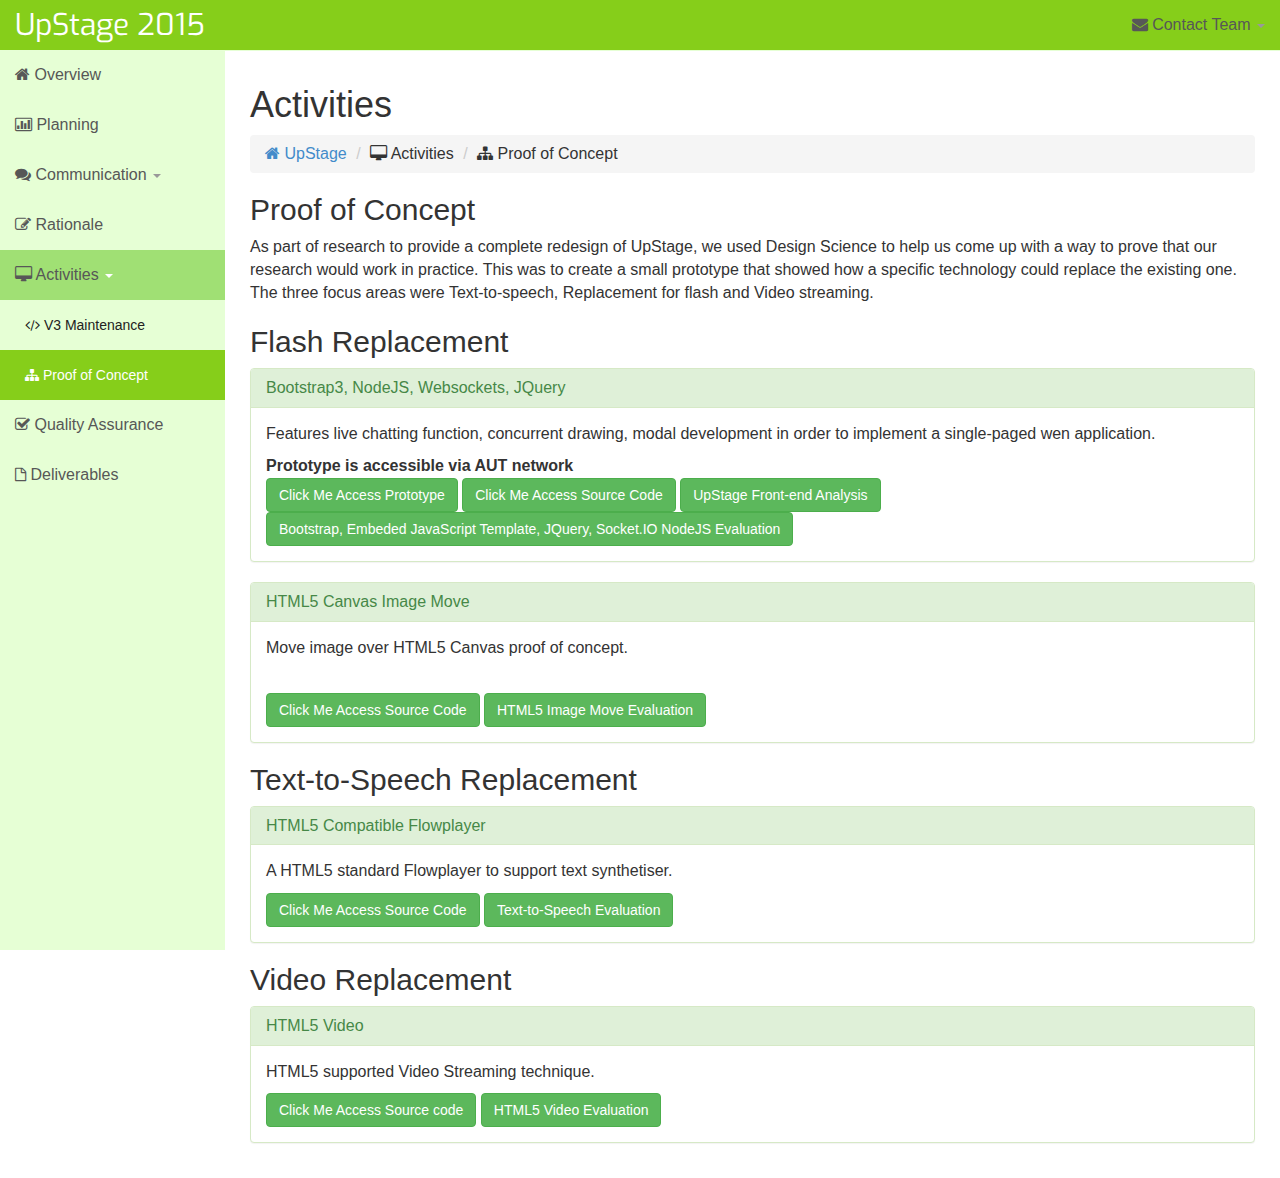
<file: development-collaboration.html>
<!DOCTYPE html>
<html lang="en">
  <head>
    <meta charset="utf-8"/>
    <meta name="viewport" content="width=device-width, initial-scale=1.0"/>
    <meta name="description" content=""/>
    <meta name="author" content=""/>
    <title>UpStage | Portfolio 2015</title>
    <link href='http://fonts.googleapis.com/css?family=Exo:900' rel='stylesheet' type='text/css'/>
    <link href="assets/css/bootstrap.css" rel="stylesheet"/>
    <link href="assets/css/sb-admin.css" rel="stylesheet"/>
    <link rel="stylesheet" href="assets/font-awesome/css/font-awesome.min.css"/>
  </head>
  <body>
    <script src="assets/js/jquery.min.js"></script>
    <script src="assets/js/bootstrap.js"></script>
    <div id="wrapper">
      <nav class="navbar navbar-inverse navbar-fixed-top" role="navigation">
        <div class="navbar-header">
          <button type="button" class="navbar-toggle" data-toggle="collapse" data-target=".navbar-ex1-collapse">
            <span class="sr-only">Toggle navigation</span>
            <span class="icon-bar"></span>
            <span class="icon-bar"></span>
            <span class="icon-bar"></span>
          </button>
          <a class="navbar-brand" href="index.html">UpStage 2015</a>
        </div>
        <div class="collapse navbar-collapse navbar-ex1-collapse">
          <ul class="nav navbar-nav side-nav">
            <li><a href="index.html"><i class="icon-home"></i> Overview</a></li>
            <li><a href="planning.html"><i class="icon-bar-chart"></i> Planning</a></li>
            <li class="dropdown">
              <a href="#" class="dropdown-toggle" data-toggle="dropdown"><i class="icon-comments"></i> Communication <b class="caret"></b></a>
              <ul class="dropdown-menu">
                <li><a href="communication-team.html"><i class="icon-group"></i> Team</a></li>
                <li><a href="communication-supervisor.html"><i class="icon-user"></i> Supervisor</a></li>
                <li><a href="communication-community.html"><i class="icon-group"></i> Client & Community</a></li>
              </ul>
            </li>
            <li><a href="rationale.html"><i class="icon-edit"></i> Rationale</a></li>
            <li class="dropdown active open">
              <a href="#" class="dropdown-toggle" data-toggle="dropdown"><i class="icon-desktop"></i> Activities <b class="caret"></b></a>
              <ul class="dropdown-menu">
                <li><a href="development-technical.html"><i class="icon-code"></i> V3 Maintenance</a></li>
                <li class="active"><a href="development-collaboration.html"><i class="icon-sitemap"></i> Proof of Concept</a></li>
              </ul>
            </li>
            <li><a href="quality-assurance.html"><i class="icon-check"></i> Quality Assurance</a></li>
            <li><a href="deliverables.html"><i class="icon-file-alt"></i> Deliverables</a></li>
          </ul>
          <ul class="nav navbar-nav navbar-right navbar-user">
            <li class="dropdown messages-dropdown">
              <a href="#" class="dropdown-toggle" data-toggle="dropdown"><i class="icon-envelope"></i> Contact Team <b class="caret"></b></a>
              <ul class="dropdown-menu">
		<li class="dropdown-header">AUT UpStage Team 2015</li>
                <li class="message-preview">
                  <a href="mailto:pdy2956@aut.ac.nz">
                    <span class="avatar"><img src="assets/img/Charlotte.jpg"></span>
                    <span class="name">Charlotte Paterson</span>
                    <span class="message">pdy2956@aut.ac.nz</span>
                  </a>
                </li>
                <li class="divider"></li>
                <li class="message-preview">
                  <a href="mailto:pbq6275@aut.ac.nz">
                    <span class="avatar"><img src="assets/img/Yue.jpg"></span>
                    <span class="name">Yue Li</span>
                    <span class="message">pbq6275@aut.ac.nz</span>
                  </a>
                </li>
				<li class="divider"></li>
                <li class="message-preview">
                  <a href="mailto:gfx0590@aut.ac.nz">
                    <span class="avatar"><img src="assets/img/Gaoxin.jpg"></span>
                    <span class="name">Gaoxin Huang</span>
                    <span class="message">gfx0590@aut.ac.nz</span>
                  </a>
                </li>
              </ul>
            </li>
          </ul>
        </div>
      </nav>
      <div id="page-wrapper">
        <div class="row">
          <div class="col-lg-12">
            <h1>Activities</h1>
            <ol class="breadcrumb">
              <li><a href="index.html"><i class="icon-home"></i> UpStage</a></li>
              <li><i class="icon-desktop"></i> Activities</li>
              <li><i class="icon-sitemap"></i> Proof of Concept</li>
            </ol>
            <h2 id="Proof of Concept">Proof of Concept</h2>
            <p>As part of research to provide a complete redesign of UpStage, we used Design Science to help us come up with a way to prove that our research would work in practice. This was to create a small prototype that showed how a specific technology could replace the existing one. The three focus areas were Text-to-speech, Replacement for flash and Video streaming.</p>
	    <h2 id="Flash Replacement">Flash Replacement</h2>
            <div class="panel panel-success">
              <div class="panel-heading">
                <h3 class="panel-title">Bootstrap3, NodeJS, Websockets, JQuery</h3>
              </div>
              <div class="panel-body">
                <p>Features live chatting function, concurrent drawing, modal development in order to implement a single-paged wen application.</p>
                <strong>Prototype is accessible via AUT network</strong>
                <br/>
                <a href="http://upstage.aut.ac.nz:33000"
		   target="_blank"
		   role="button"
		   class="btn btn-success">Click Me Access Prototype</a>
                <a href="https://github.com/yue-l/ustage"
		   target="_blank"
		   role="button"
		   class="btn btn-success">Click Me Access Source Code</a>
                <a href="Documents/Deliverables/UpStage Front-end Analysis.docx"
		   role="button"
		   class="btn btn-success">UpStage Front-end Analysis</a>
                <a href="Documents/Deliverables/pocs/front-end-poc/yue/Flash replacement proof of concept document.docx"
		   target="_blank"
		   role="button"
		   class="btn btn-success">Bootstrap, Embeded JavaScript Template, JQuery, Socket.IO NodeJS Evaluation</a>
              </div>
            </div>
            <div class="panel panel-success">
              <div class="panel-heading">
                <h3 class="panel-title">HTML5 Canvas Image Move</h3>
              </div>
              <div class="panel-body">
                <p>Move image over HTML5 Canvas proof of concept.</p>
                <br/>
                <a href="Documents/Deliverables/pocs/front-end-poc/gaoxin/gaoxin_avatar_move.zip"
		   target="_blank"
		   role="button"
		   class="btn btn-success">Click Me Access Source Code</a>
                <a href="Documents/Deliverables/pocs/front-end-poc/front-end-poc/gaoxin/Avatar_Move-Evaluation.doc"
		   target="_blank"
		   role="button"
		   class="btn btn-success">HTML5 Image Move Evaluation</a>
              </div>
            </div>
	    <h2 id="text to speech">Text-to-Speech Replacement</h2>
	    <div class="panel panel-success">
	      <div class="panel-heading">
		<h3 class="panel-title">HTML5 Compatible Flowplayer</h3>
	      </div>
	      <div class="panel-body">
		<p>A HTML5 standard Flowplayer to support text synthetiser.</p>
		<a href="Documents/Deliverables/pocs/tts-poc/TextToSpeech.zip"
		   target="_blank"
		   role="button"
		   class="btn btn-success">Click Me Access Source Code</a>
		<a href="Documents/Deliverables/pocs/tts-poc/Text to Speech Evaluation.docx"
		   target="_blank"
		   role="button"
		   class="btn btn-success">Text-to-Speech Evaluation</a>
	      </div>
	    </div>
	    <h2 id="Video Replacement">Video Replacement</h2>
	    <div class="panel panel-success">
	      <div class="panel-heading">
		<h3 class="panel-title">HTML5 Video</h3>
	      </div>
	      <div class="panel-body">
		<p>HTML5 supported Video Streaming technique.</p>
		<a href="Documents/Deliverables/pocs/video-poc/Gaoxin_video_stream_prototype.zip"
		   target="_blank"
		   role="button"
		   class="btn btn-success">Click Me Access Source code</a>
		<a href="Documents/Deliverables/pocs/video-poc/Video_Stream EvaluationV2.doc"
		   target="_blank"
		   role="button"
		   class="btn btn-success">HTML5 Video Evaluation</a>
	      </div>
	    </div>
	  </div>
	</div>
      </div>
    </div>
  </body>
</html>
</file>
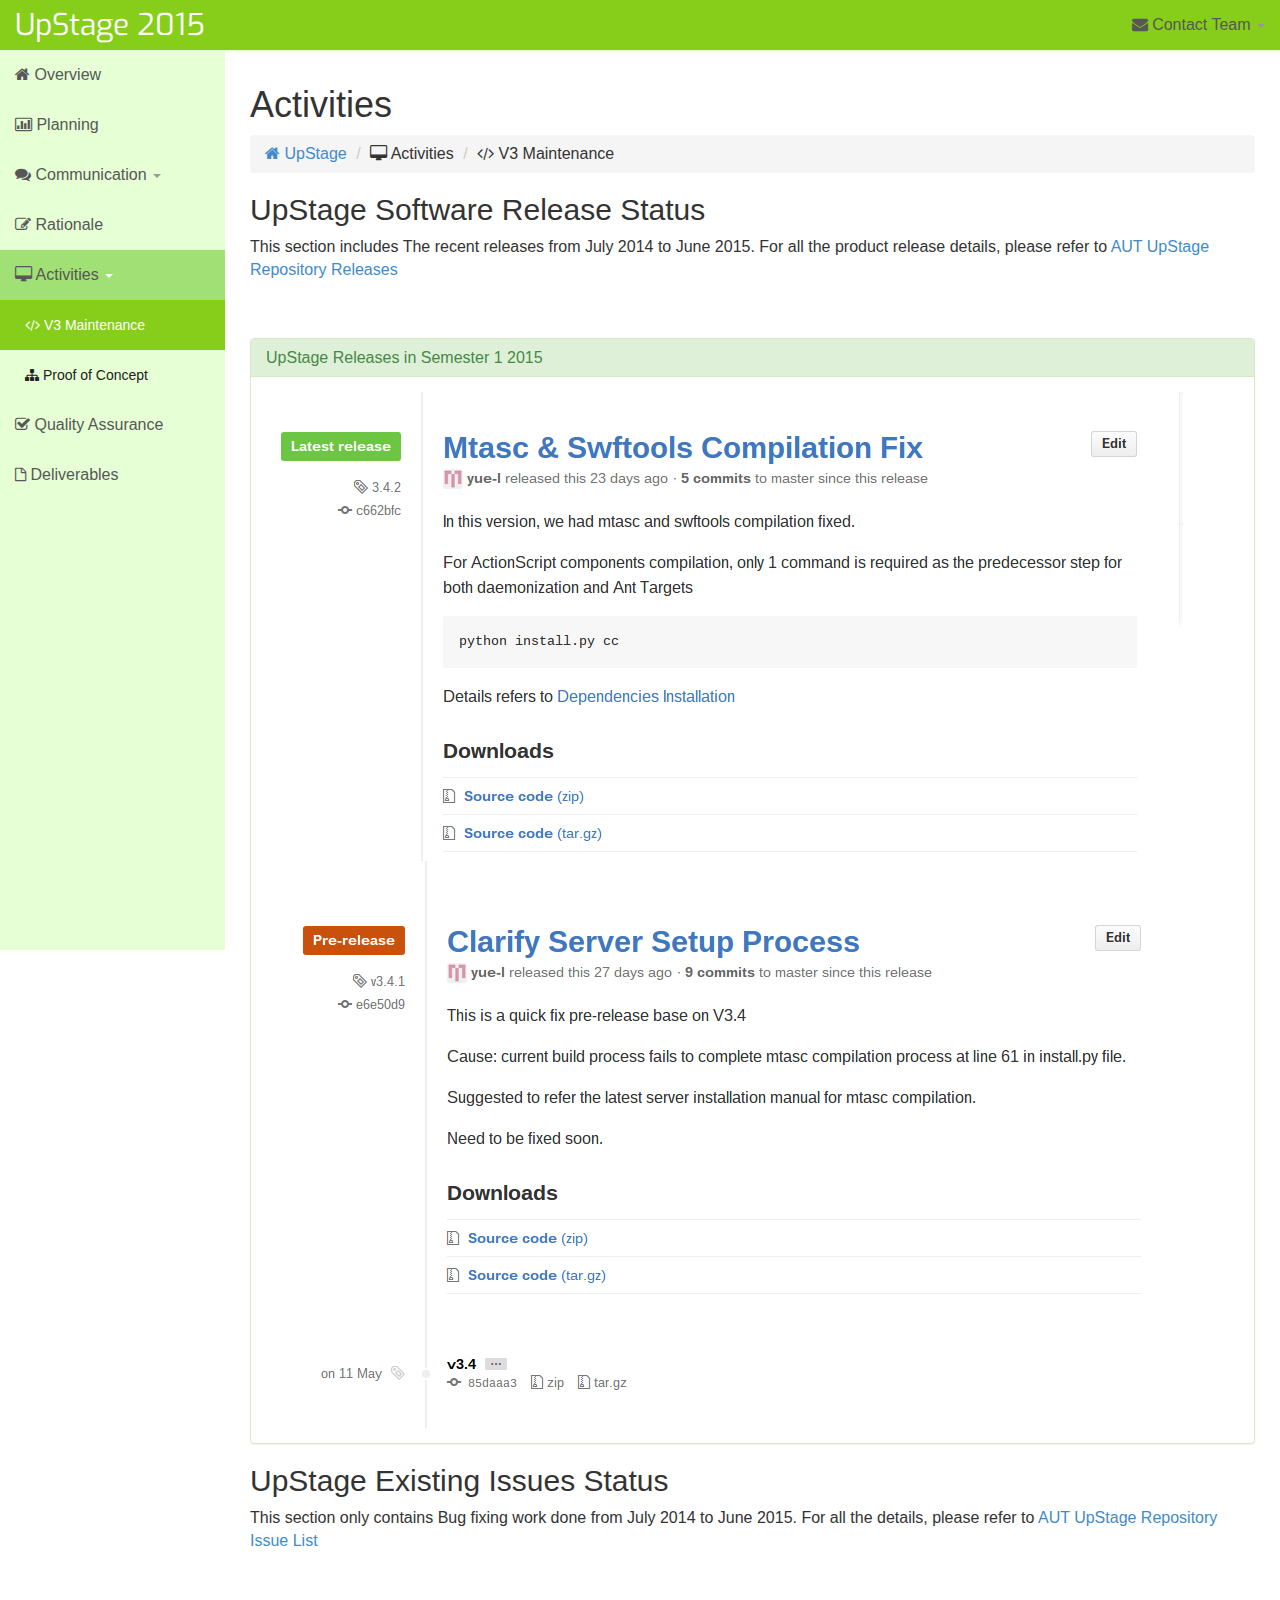
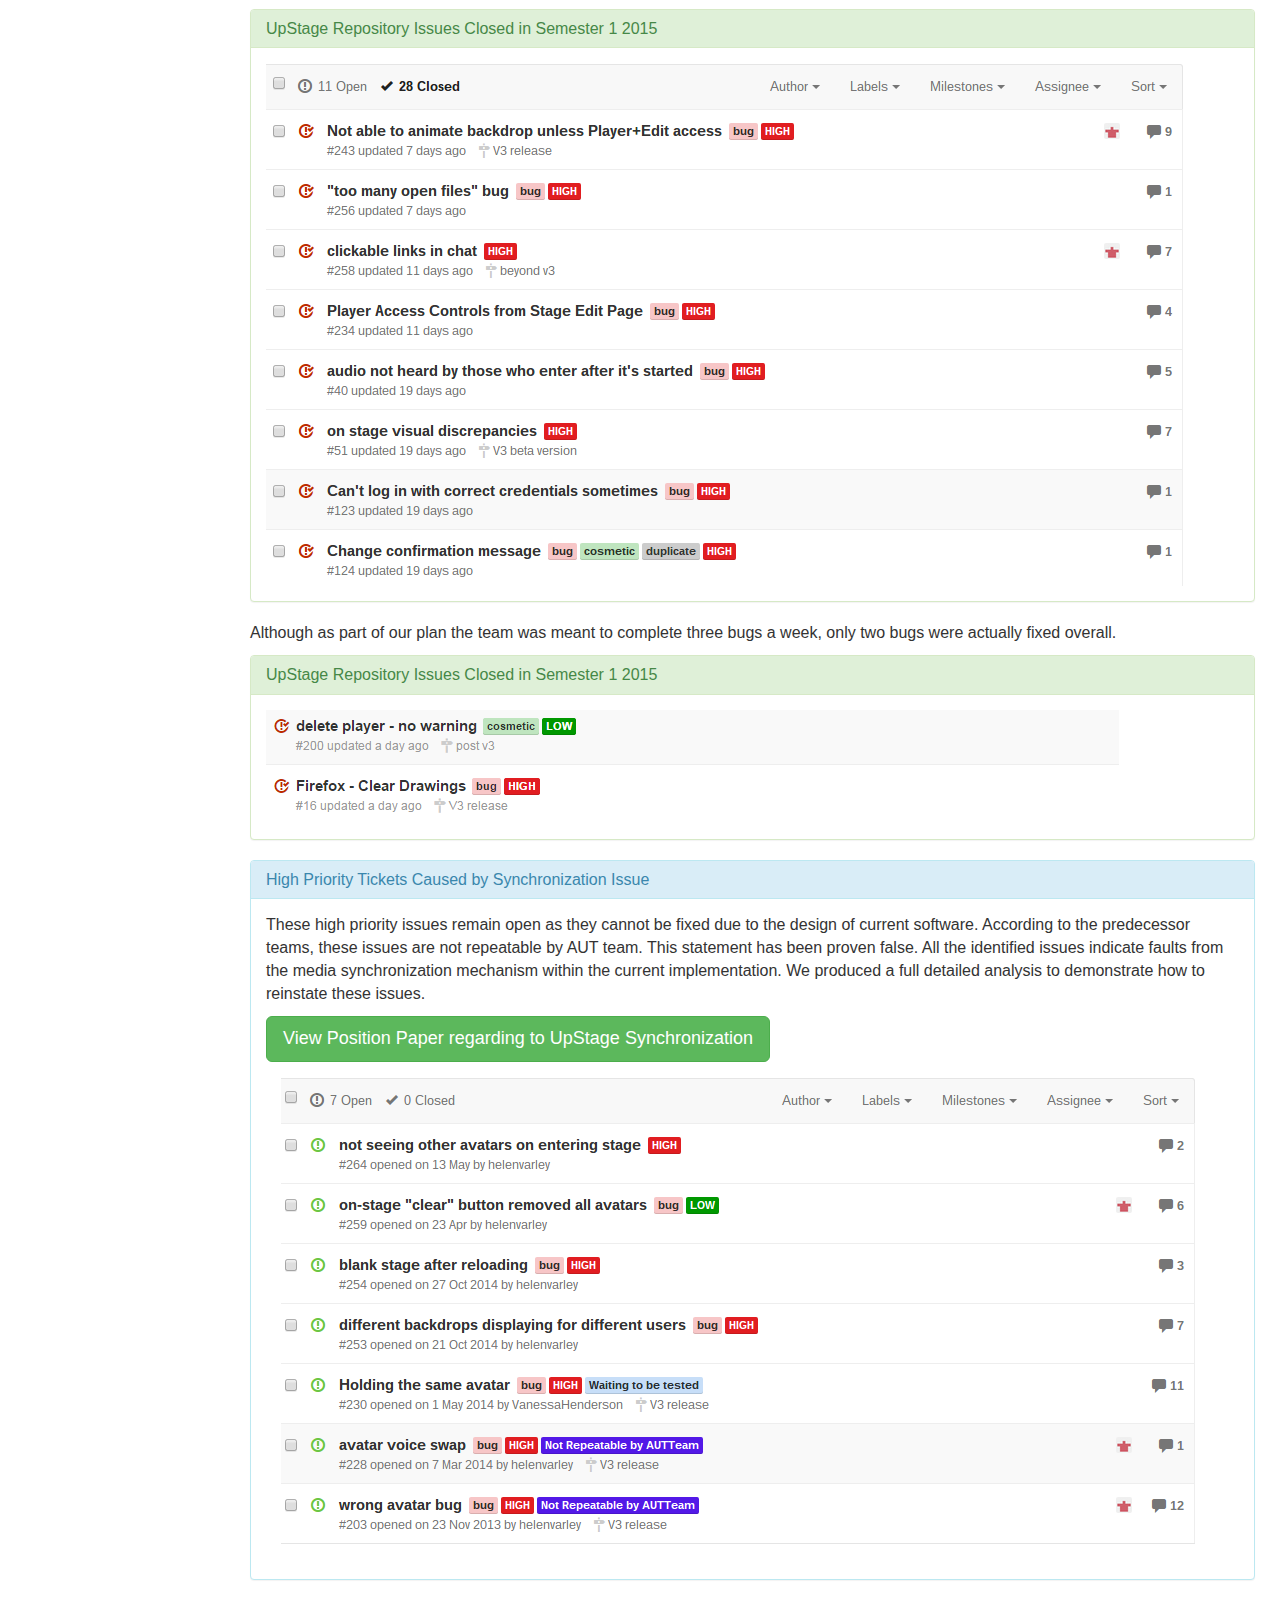
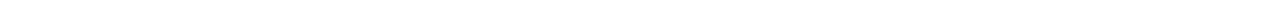
<file: development-technical.html>
<!DOCTYPE html>
<html lang="en">
  <head>
    <meta charset="utf-8"/>
    <meta name="viewport" content="width=device-width, initial-scale=1.0"/>
    <meta name="description" content=""/>
    <meta name="author" content=""/>
    <link href="http://fonts.googleapis.com/css?family=Exo:900" rel="stylesheet" type="text/css"/>
    <link href="assets/css/bootstrap.css" rel="stylesheet"/>
    <link href="assets/css/sb-admin.css" rel="stylesheet"/>
    <link rel="stylesheet" href="assets/font-awesome/css/font-awesome.min.css"/>
    <title>UpStage | Portfolio 2015</title>
  </head>
  <body>
    <div id="wrapper">
      <nav class="navbar navbar-inverse navbar-fixed-top" role="navigation">
        <div class="navbar-header">
          <button type="button" class="navbar-toggle" data-toggle="collapse" data-target=".navbar-ex1-collapse">
            <span class="sr-only">Toggle navigation</span>
            <span class="icon-bar"></span>
            <span class="icon-bar"></span>
            <span class="icon-bar"></span>
          </button>
          <a class="navbar-brand" href="index.html">UpStage 2015</a>
        </div>
        <div class="collapse navbar-collapse navbar-ex1-collapse">
          <ul class="nav navbar-nav side-nav">
            <li><a href="index.html"><i class="icon-home"></i> Overview</a></li>
            <li><a href="planning.html"><i class="icon-bar-chart"></i> Planning</a></li>
            <li class="dropdown">
              <a href="#" class="dropdown-toggle" data-toggle="dropdown"><i class="icon-comments"></i> Communication <b class="caret"></b></a>
              <ul class="dropdown-menu">
                <li><a href="communication-team.html"><i class="icon-group"></i> Team</a></li>
                <li><a href="communication-supervisor.html"><i class="icon-user"></i> Supervisor</a></li>
                <li><a href="communication-community.html"><i class="icon-group"></i> Client & Community</a></li>
              </ul>
            </li>
            <li><a href="rationale.html"><i class="icon-edit"></i> Rationale</a></li>
            <li class="dropdown active open">
              <a href="#" class="dropdown-toggle" data-toggle="dropdown"><i class="icon-desktop"></i> Activities <b class="caret"></b></a>
              <ul class="dropdown-menu">
                <li class="active"><a href="development-technical.html"><i class="icon-code"></i> V3 Maintenance</a></li>
                <li><a href="development-collaboration.html"><i class="icon-sitemap"></i> Proof of Concept</a></li>
              </ul>
            </li>
            <li><a href="quality-assurance.html"><i class="icon-check"></i> Quality Assurance</a></li>
            <li><a href="deliverables.html"><i class="icon-file-alt"></i> Deliverables</a></li>
          </ul>
          <ul class="nav navbar-nav navbar-right navbar-user">
            <li class="dropdown messages-dropdown">
              <a href="#" class="dropdown-toggle" data-toggle="dropdown"><i class="icon-envelope"></i> Contact Team <b class="caret"></b></a>
              <ul class="dropdown-menu">
		<li class="dropdown-header">AUT UpStage Team 2015</li>
                <li class="message-preview">
                  <a href="mailto:pdy2956@aut.ac.nz">
                    <span class="avatar"><img src="assets/img/Charlotte.jpg"></span>
                    <span class="name">Charlotte Paterson</span>
                    <span class="message">pdy2956@aut.ac.nz</span>
                  </a>
                </li>
                <li class="divider"></li>
                <li class="message-preview">
                  <a href="mailto:pbq6275@aut.ac.nz">
                    <span class="avatar"><img src="assets/img/Yue.jpg"></span>
                    <span class="name">Yue Li</span>
                    <span class="message">pbq6275@aut.ac.nz</span>
                  </a>
                </li>
		<li class="divider"></li>
                <li class="message-preview">
                  <a href="mailto:gfx0590@aut.ac.nz">
                    <span class="avatar"><img src="assets/img/Gaoxin.jpg"></span>
                    <span class="name">Gaoxin Huang</span>
                    <span class="message">gfx0590@aut.ac.nz</span>
                  </a>
                </li>
              </ul>
            </li>
          </ul>
        </div>
      </nav>
      <div id="page-wrapper">
        <div class="row">
          <div class="col-lg-12">
            <h1>Activities</h1>
            <ol class="breadcrumb">
              <li><a href="index.html"><i class="icon-home"></i> UpStage</a></li>
              <li><i class="icon-desktop"></i> Activities</li>
              <li><i class="icon-code"></i> V3 Maintenance</li>
            </ol>
            <h2 id="technical">UpStage Software Release Status</h2>
            <p>
              This section includes The recent releases from July 2014 to June 2015. For all the product release details, please refer to
              <a href="https://github.com/AUTUpStageTeam/UpStage/releases" target="_blank">AUT UpStage Repository Releases</a>
            </p>
            <br/>
            <br/>
            <div class="panel panel-success">
              <div class="panel-heading">
                <h3 class="panel-title">UpStage Releases in Semester 1 2015</h3>
              </div>
              <div id="closed-issues" class="carousel slide">
                <div class="panel-body">
                  <div id="closed-issues" class="carousel slide">
                    <img src="Documents/Development/latestRelease.png" />
                    <img src="Documents/Development/prerelease.png" />
                  </div>
                </div>
              </div>
            </div>
	    <h2 id="technical">UpStage Existing Issues Status</h2>
	    <p>
              This section only contains Bug fixing work done from July 2014 to June 2015. For all the details, please refer to
              <a href="https://github.com/AUTUpStageTeam/UpStage/issues" target="_blank">AUT UpStage Repository Issue List</a>
	    </p>
	    <br/>
	    <br/>
	    <div class="panel panel-success">
              <div class="panel-heading">
		<h3 class="panel-title">UpStage Repository Issues Closed in Semester 1 2015</h3>
              </div>
              <div id="closed-issues" class="carousel slide">
		<div class="panel-body">
                  <div id="closed-issues" class="carousel slide">
		    <img src="Documents/Development/ClosedIssuesSem12015.png" />
                  </div>
		</div>
              </div>
    	    </div>
	    <p>Although as part of our plan the team was meant to complete three bugs a week, only two bugs were actually fixed overall.</p>
	    <div class="panel panel-success">
              <div class="panel-heading">
		<h3 class="panel-title">UpStage Repository Issues Closed in Semester 1 2015</h3>
              </div>
              <div id="closed-issues" class="carousel slide">
		<div class="panel-body"><img src="Documents/Development/ClosedIssues2.png" /></div>
              </div>
	    </div>
	    <div class="panel panel-info">
	      <div class="panel-heading">
		<h3 class="panel-title">High Priority Tickets Caused by Synchronization Issue</h3>
	      </div>
	      <div class="panel-body">
		<p>
		  These high priority issues remain open as they cannot be fixed due to the design of current software. According to the predecessor teams, these issues are not repeatable by AUT team. This statement has been proven false. All the identified issues indicate faults from the media synchronization mechanism within the current implementation. We produced a full detailed analysis to demonstrate how to reinstate these issues.
		</p>
		<a href="Documents/Deliverables/Why UpStage Server-end Should Enforce Media Synchronization.pdf"
		   role="button"
		   class="btn btn-lg btn-success">View Position Paper regarding to UpStage Synchronization</a>
		<div id="issues" class="carousel slide">
		  <div class="panel-body">
		    <img src="Documents/Development/synchronization issues.png"/>
		  </div>
		</div>
	      </div>
	    </div>
	  </div>
	</div>
      </div>
    </div>
    <script src="assets/js/jquery.min.js"></script>
    <script src="assets/js/bootstrap.js"></script>
  </body>
</html>
</file>
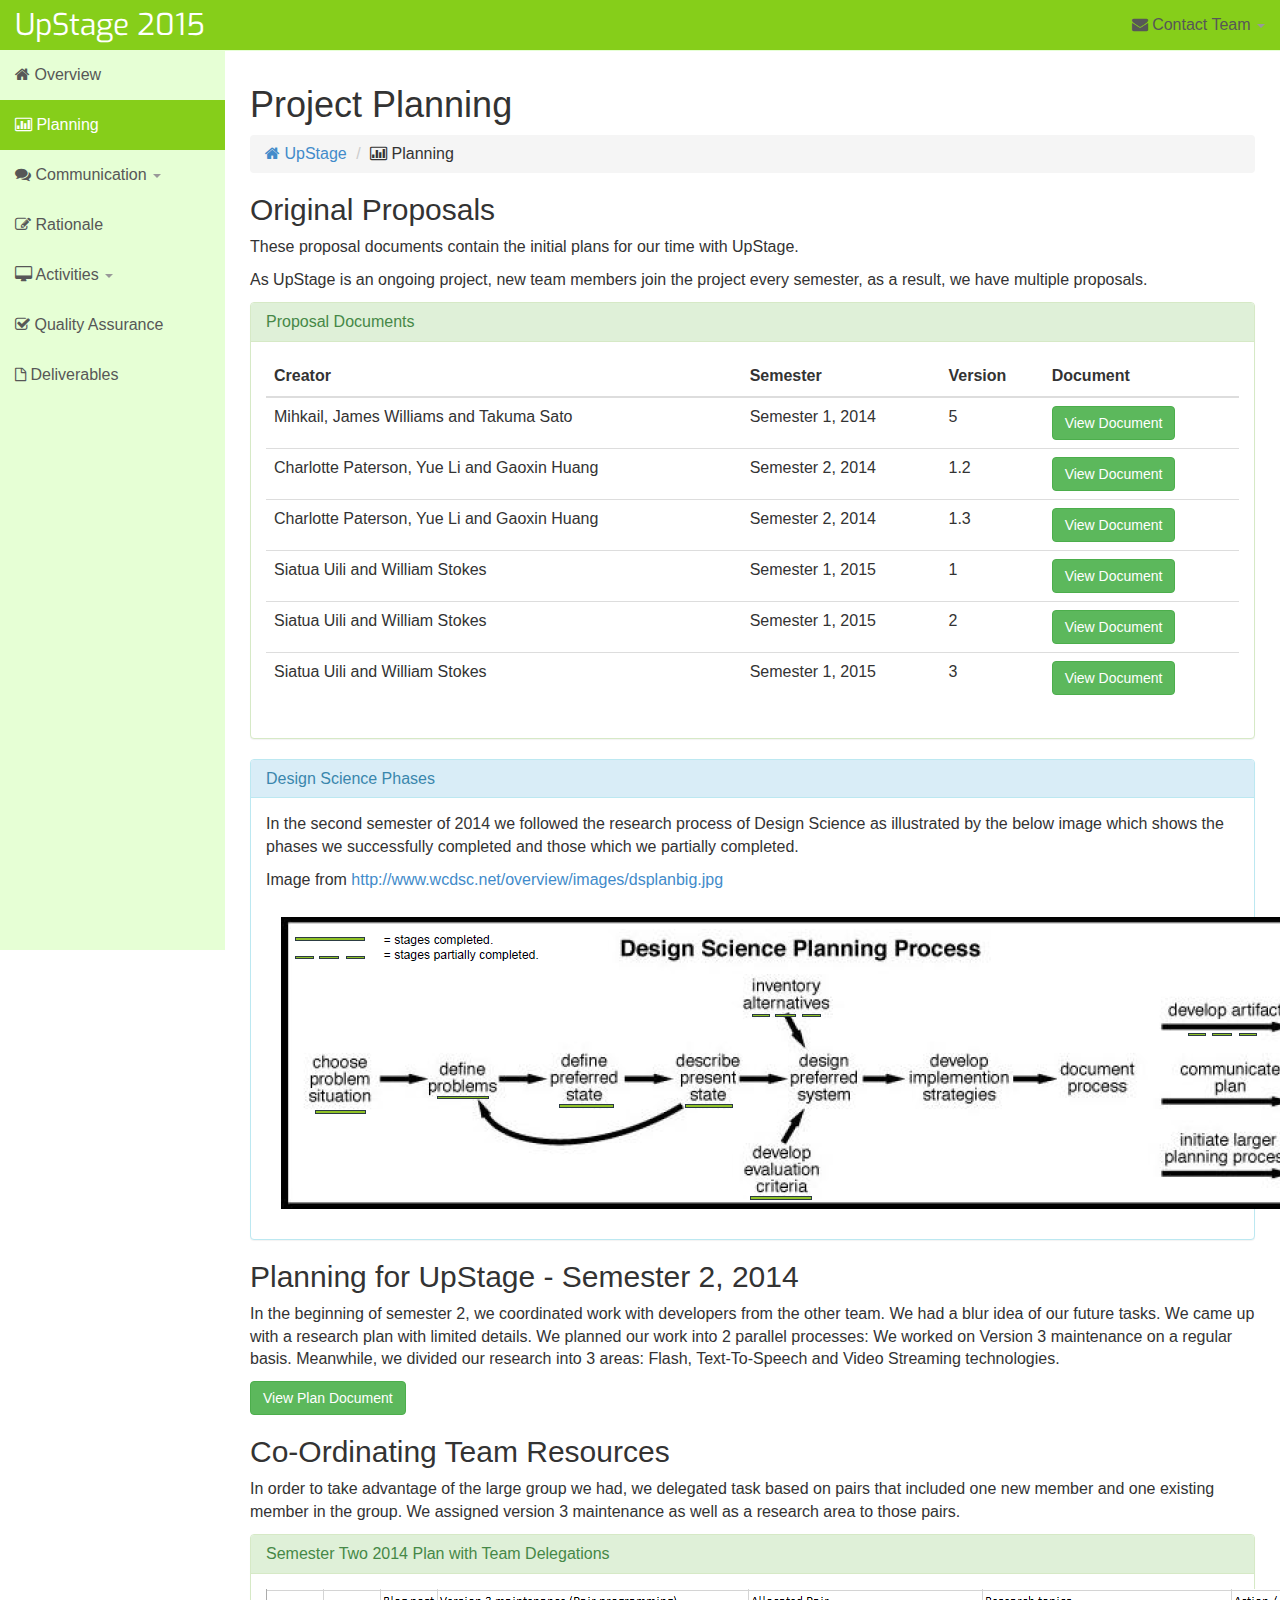
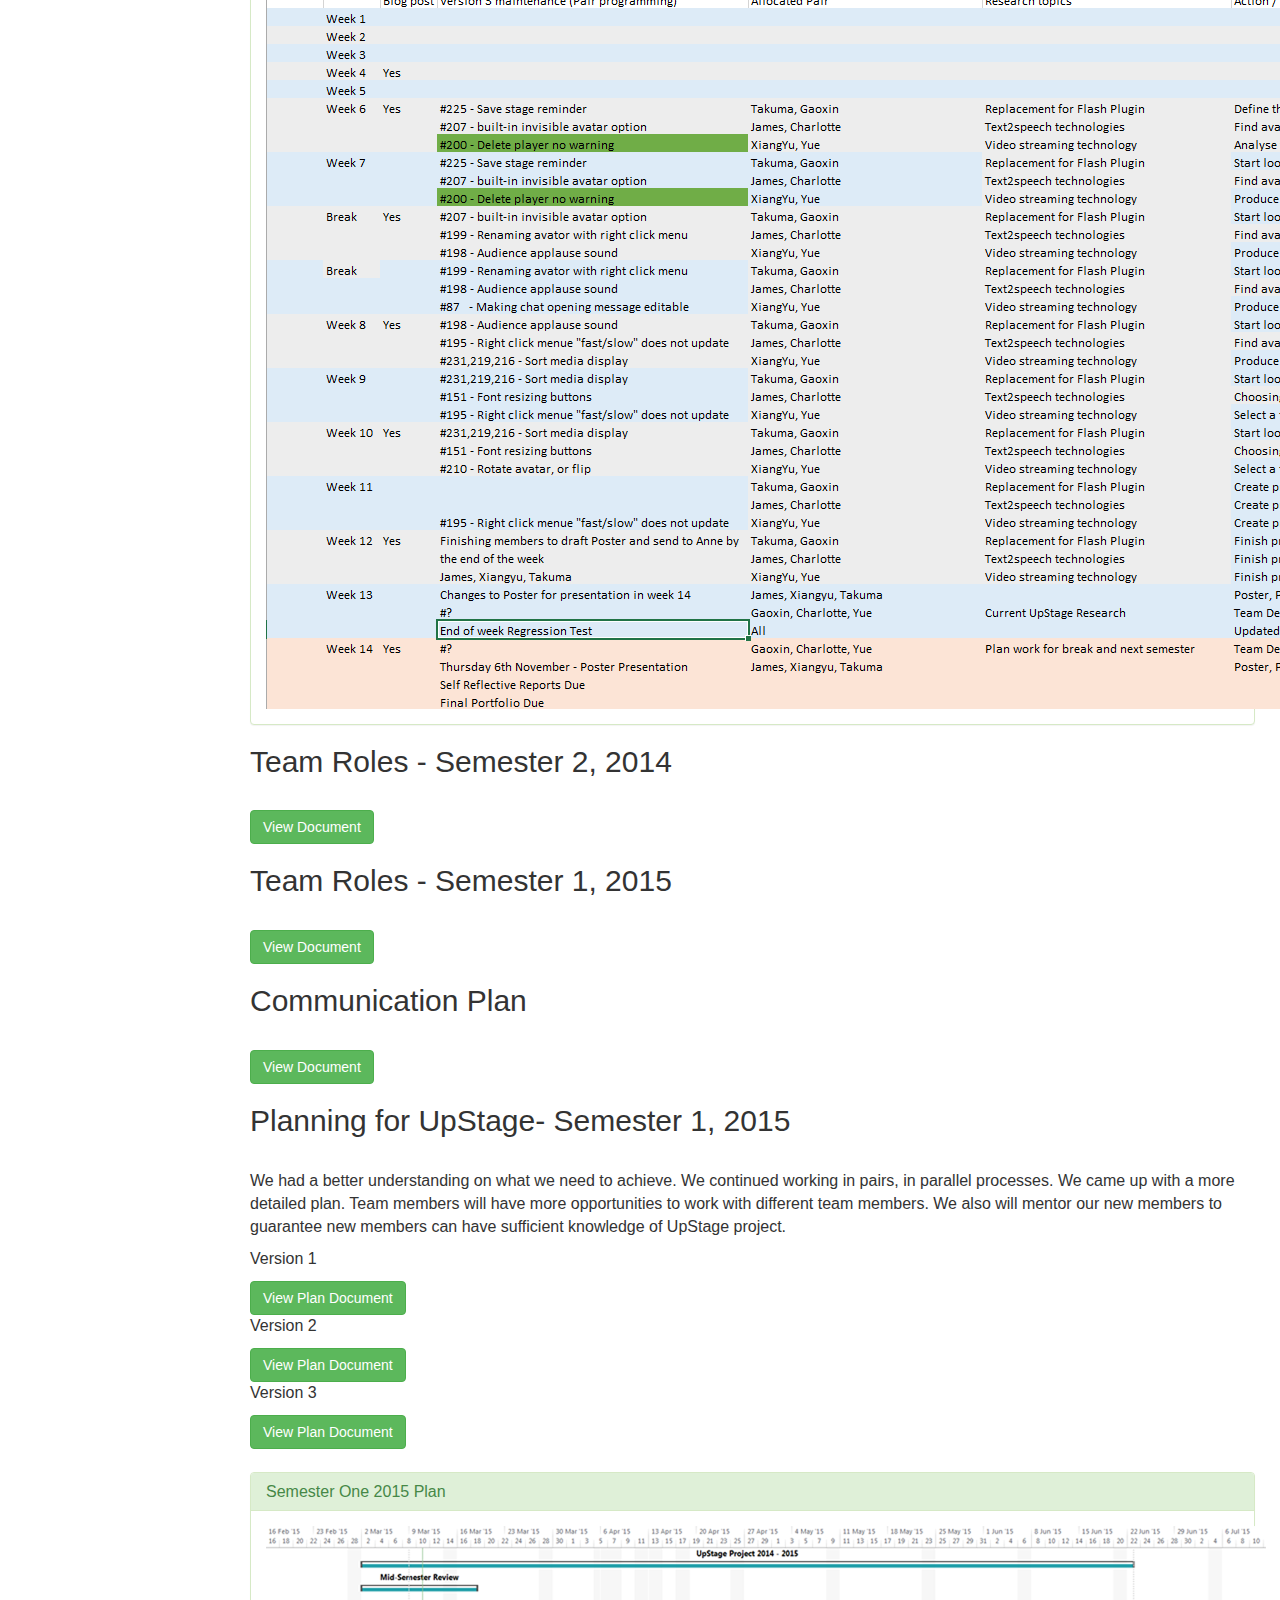
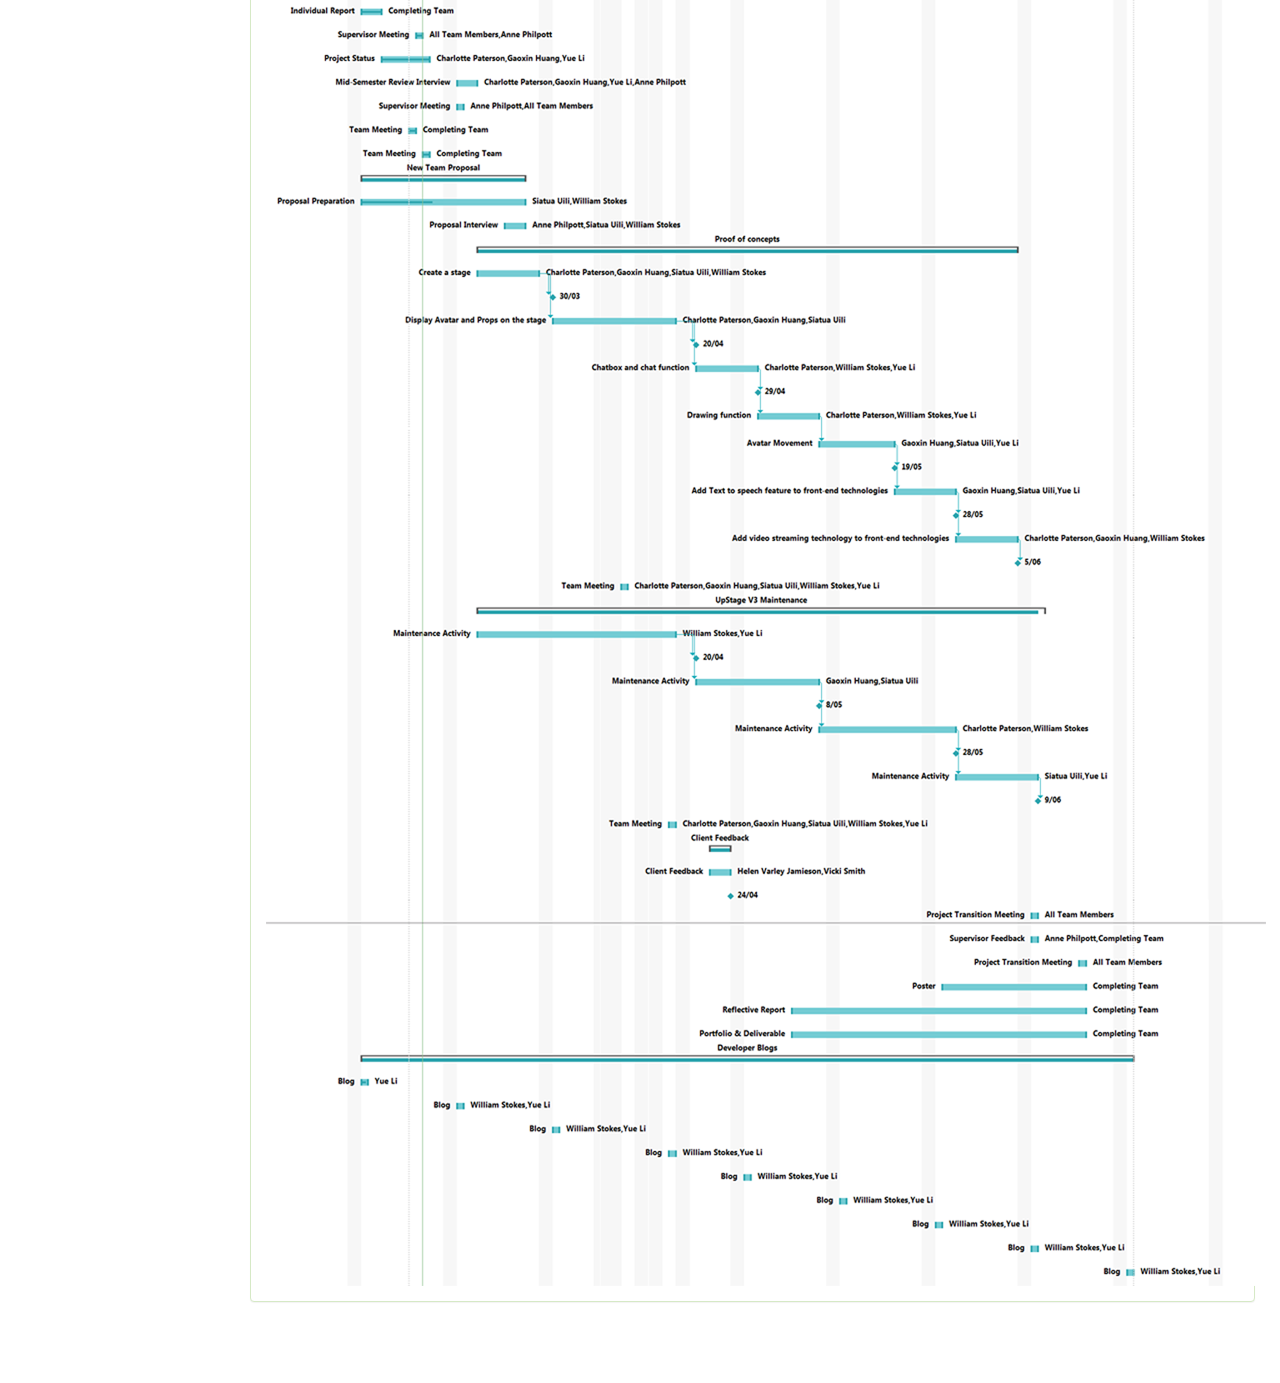
<file: planning.html>
<!DOCTYPE html>
<html lang="en">
  <head>
    <meta charset="utf-8" />
    <meta name="viewport" content="width=device-width, initial-scale=1.0"/>
    <meta name="description" content="" />
    <meta name="author" content="" />
    <title>UpStage | Portfolio 2015</title>
    <link href="http://fonts.googleapis.com/css?family=Exo:900" rel="stylesheet" type="text/css" />
    <link href="assets/css/bootstrap.css" rel="stylesheet" />
    <link href="assets/css/sb-admin.css" rel="stylesheet" />
    <link rel="stylesheet" href="assets/font-awesome/css/font-awesome.min.css" />
  </head>
  <body>
    <script src="assets/js/jquery.min.js"></script>
    <script src="assets/js/bootstrap.js"></script>
    <div id="wrapper">
      <nav class="navbar navbar-inverse navbar-fixed-top" role="navigation">
        <div class="navbar-header">
          <button type="button" class="navbar-toggle" data-toggle="collapse" data-target=".navbar-ex1-collapse">
	    <span class="sr-only">Toggle navigation</span>
	    <span class="icon-bar"></span>
	    <span class="icon-bar"></span>
	    <span class="icon-bar"></span>
	  </button>
          <a class="navbar-brand" href="index.html">UpStage 2015</a>
        </div>
        <div class="collapse navbar-collapse navbar-ex1-collapse">
          <ul class="nav navbar-nav side-nav">
            <li><a href="index.html"><i class="icon-home"></i> Overview</a></li>
            <li class="active"><a href="planning.html"><i class="icon-bar-chart"></i> Planning</a></li>
            <li class="dropdown">
	      <a href="#" class="dropdown-toggle" data-toggle="dropdown"><i class="icon-comments"></i> Communication <b class="caret"></b></a>
              <ul class="dropdown-menu">
                <li><a href="communication-team.html"><i class="icon-group"></i> Team</a></li>
                <li><a href="communication-supervisor.html"><i class="icon-user"></i> Supervisor</a></li>
                <li><a href="communication-community.html"><i class="icon-group"></i> Client & Community</a></li>
              </ul>
            </li>
            <li><a href="rationale.html"><i class="icon-edit"></i> Rationale</a></li>
            <li class="dropdown">
	      <a href="#" class="dropdown-toggle" data-toggle="dropdown"><i class="icon-desktop"></i> Activities <b class="caret"></b></a>
              <ul class="dropdown-menu">
                <li><a href="development-technical.html"><i class="icon-code"></i> V3 Maintenance</a></li>
                <li><a href="development-collaboration.html"><i class="icon-sitemap"></i> Proof of Concept</a></li>
              </ul>
            </li>
            <li><a href="quality-assurance.html"><i class="icon-check"></i> Quality Assurance</a></li>
            <li><a href="deliverables.html"><i class="icon-file-alt"></i> Deliverables</a></li>
          </ul>
          <ul class="nav navbar-nav navbar-right navbar-user">
            <li class="dropdown messages-dropdown">
	      <a href="#" class="dropdown-toggle" data-toggle="dropdown"><i class="icon-envelope"></i> Contact Team <b class="caret"></b></a>
              <ul class="dropdown-menu">
                <li class="dropdown-header">AUT UpStage Team 2015</li>
                <li class="message-preview">
		  <a href="mailto:pdy2956@aut.ac.nz">
		    <span class="avatar"><img src="assets/img/Charlotte.jpg"></span>
		    <span class="name">Charlotte Paterson</span>
		    <span class="message">pdy2956@aut.ac.nz</span>
		  </a>
		</li>
                <li class="divider"></li>
                <li class="message-preview">
		  <a href="mailto:pbq6275@aut.ac.nz">
		    <span class="avatar"><img src="assets/img/Yue.jpg"></span>
		    <span class="name">Yue Li</span>
		    <span class="message">pbq6275@aut.ac.nz</span>
		  </a>
		</li>
                <li class="divider"></li>
                <li class="message-preview">
		  <a href="mailto:gfx0590@aut.ac.nz">
		    <span class="avatar"><img src="assets/img/Gaoxin.jpg"></span>
		    <span class="name">Gaoxin Huang</span>
		    <span class="message">gfx0590@aut.ac.nz</span>
		  </a>
		</li>
              </ul>
            </li>
          </ul>
        </div>
      </nav>
      <div id="page-wrapper">
        <h1>Project Planning</h1>
        <ol class="breadcrumb">
          <li><a href="index.html"><i class="icon-home"></i> UpStage</a></li>
          <li><i class="icon-bar-chart"></i> Planning</li>
        </ol>
        <h2>Original Proposals</h2>
        <p>These proposal documents contain the initial plans for our time with UpStage.</p>
        <p>As UpStage is an ongoing project, new team members join the project every semester, as a result, we have multiple proposals.</p>
        <div class="panel panel-success">
          <div class="panel-heading">
            <h3 class="panel-title">Proposal Documents</h3>
          </div>
          <div class="panel-body">
            <div class="table-responsive">
              <table class="table table-hover">
                <thead>
                  <tr>
                    <th>Creator</th>
                    <th>Semester</th>
                    <th>Version</th>
                    <th>Document</th>
                  </tr>
                </thead>
                <tbody>
                  <tr>
                    <td>Mihkail, James Williams and Takuma Sato</td>
                    <td>Semester 1, 2014</td>
                    <td>5</td>
                    <td><a href="Documents/Planning/James, Xiangyu, Takuma Proposal v5.docx"
			   role="button"
			   class="btn btn-success">View Document</a></td>
                  </tr>
                  <tr>
                    <td>Charlotte Paterson, Yue Li and Gaoxin Huang</td>
                    <td>Semester 2, 2014</td>
                    <td>1.2</td>
                    <td><a href="Documents/Planning/Charlotte, Gaoxin, Yue Proposal 1_2.docx"
			   role="button"
			   class="btn btn-success">View Document</a></td>
                  </tr>
                  <tr>
                    <td>Charlotte Paterson, Yue Li and Gaoxin Huang</td>
                    <td>Semester 2, 2014</td>
                    <td>1.3</td>
                    <td><a href="Documents/Planning/Charlotte, Gaoxin, Yue Proposal 1_3.docx"
			   role="button"
			   class="btn btn-success">View Document</a></td>
                  </tr>
                  <tr>
                    <td>Siatua Uili and William Stokes</td>
                    <td>Semester 1, 2015</td>
                    <td>1</td>
                    <td><a href="Documents/Planning/William_Siatua_Proposal_2015.docx"
			   role="button"
			   class="btn btn-success">View Document</a></td>
                  </tr>
                  <tr>
                    <td>Siatua Uili and William Stokes</td>
                    <td>Semester 1, 2015</td>
                    <td>2</td>
                    <td><a href="Documents/Planning/William_Siatua_Proposal_2015v2.docx"
			   role="button"
			   class="btn btn-success">View Document</a></td>
                  </tr>
                  <tr>
                    <td>Siatua Uili and William Stokes</td>
                    <td>Semester 1, 2015</td>
                    <td>3</td>
                    <td><a href="Documents/Planning/William_Siatua_Proposal_2015v3.docx"
			   role="button"
			   class="btn btn-success">View Document</a></td>
                  </tr>
                </tbody>
              </table>
            </div>
          </div>
        </div>
        <div class="panel panel-info">
          <div class="panel-heading">
            <h3 class="panel-title">Design Science Phases</h3>
          </div>
          <div class="panel-body">
            <p>
	      In the second semester of 2014 we followed the research process of Design Science as illustrated by the below image which shows the phases we successfully completed and those which we partially completed.
	    </p>
            <p>
	      Image from <a href="http://www.wcdsc.net/overview/images/dsplanbig.jpg">http://www.wcdsc.net/overview/images/dsplanbig.jpg</a>
	    </p>
            <div id="closed-issues" class="carousel slide">
              <div class="panel-body">
                <div id="closed-issues" class="carousel slide">
                  <img src="Documents/Development/kanban.png" >
		  <div class="carousel-caption"></div>
                </div>
              </div>
            </div>
          </div>
        </div>
        <h2>Planning for UpStage - Semester 2, 2014</h2>
        <p>
	  In the beginning of semester 2, we coordinated work with developers from the other team. We had a blur idea of our future tasks. We came up with a research plan with limited details. We planned our work into 2 parallel processes:  We worked on Version 3 maintenance on a regular basis. Meanwhile, we divided our research into 3 areas: Flash, Text-To-Speech and Video Streaming technologies.
	</p>
        <a href="Documents/Planning/DetailedPlan_ver3.xlsx" role="button" class="btn btn-success">View Plan Document</a>
	<br\>
        <h2>Co-Ordinating Team Resources</h2>
        <p>
	  In order to take advantage of the large group we had, we delegated task based on pairs that included one new member and one existing member in the group. We assigned version 3 maintenance as well as a research area to those pairs.
	</p>
        <div class="panel panel-success">
          <div class="panel-heading">
            <h3 class="panel-title">Semester Two 2014 Plan with Team Delegations</h3>
          </div>
          <div class="panel-body">
            <div class="item active">
              <img src="Documents/Planning/detailed-plan-s2.PNG" alt="plan" />
            </div>
          </div>
        </div>
        <h2>Team Roles - Semester 2, 2014</h2>
        <br/>
        <p><a href="Documents/Planning/Team Roles Semester 2, 2014.docx"
	      role="button"
	      class="btn btn-success">View Document</a></p>
        <h2>Team Roles - Semester 1, 2015</h2>
        <br/>
        <p><a href="Documents/Planning/Team Roles Semester 1, 2015.docx"
	     role="button"
	     class="btn btn-success">View Document</a></p>
        <h2>Communication Plan</h2>
        <br/>
        <p><a href="Documents/Planning/Communication Plan.doc"
	      role="button"
	      class="btn btn-success">View Document</a></p>
        <h2>Planning for UpStage- Semester 1, 2015</h2>
        <br/>
        <p>
          We had a better understanding on what we need to achieve. We continued working in pairs, in parallel processes. We came up with a more detailed plan. Team members will have more opportunities to work with different team members. We also will mentor our new members to guarantee new members can have sufficient knowledge of UpStage project.
        </p>
        <p>Version 1</p>
        <a href="Documents/Planning/upstage2015sem1_V1.mpp" role="button" class="btn btn-success">View Plan Document</a>
        <p>Version 2</p>
        <a href="Documents/Planning/upstage2015sem1_V2.mpp" role="button" class="btn btn-success">View Plan Document</a>
        <p>Version 3</p>
        <a href="Documents/Planning/upstage2015sem1_V3.mpp" role="button" class="btn btn-success">View Plan Document</a>
        <br/>
        <br/>
        <div class="panel panel-success">
          <div class="panel-heading">
            <h3 class="panel-title">Semester One 2015 Plan</h3>
          </div>
          <div class="panel-body">
            <div class="item active">
              <img src="Documents/Planning/detailed Plan s1 15.png" alt="plan1">
            </div>
          </div>
        </div>
        <br/>
        <br/>
      </div>
    </div>
  </body>
</html>
</file>
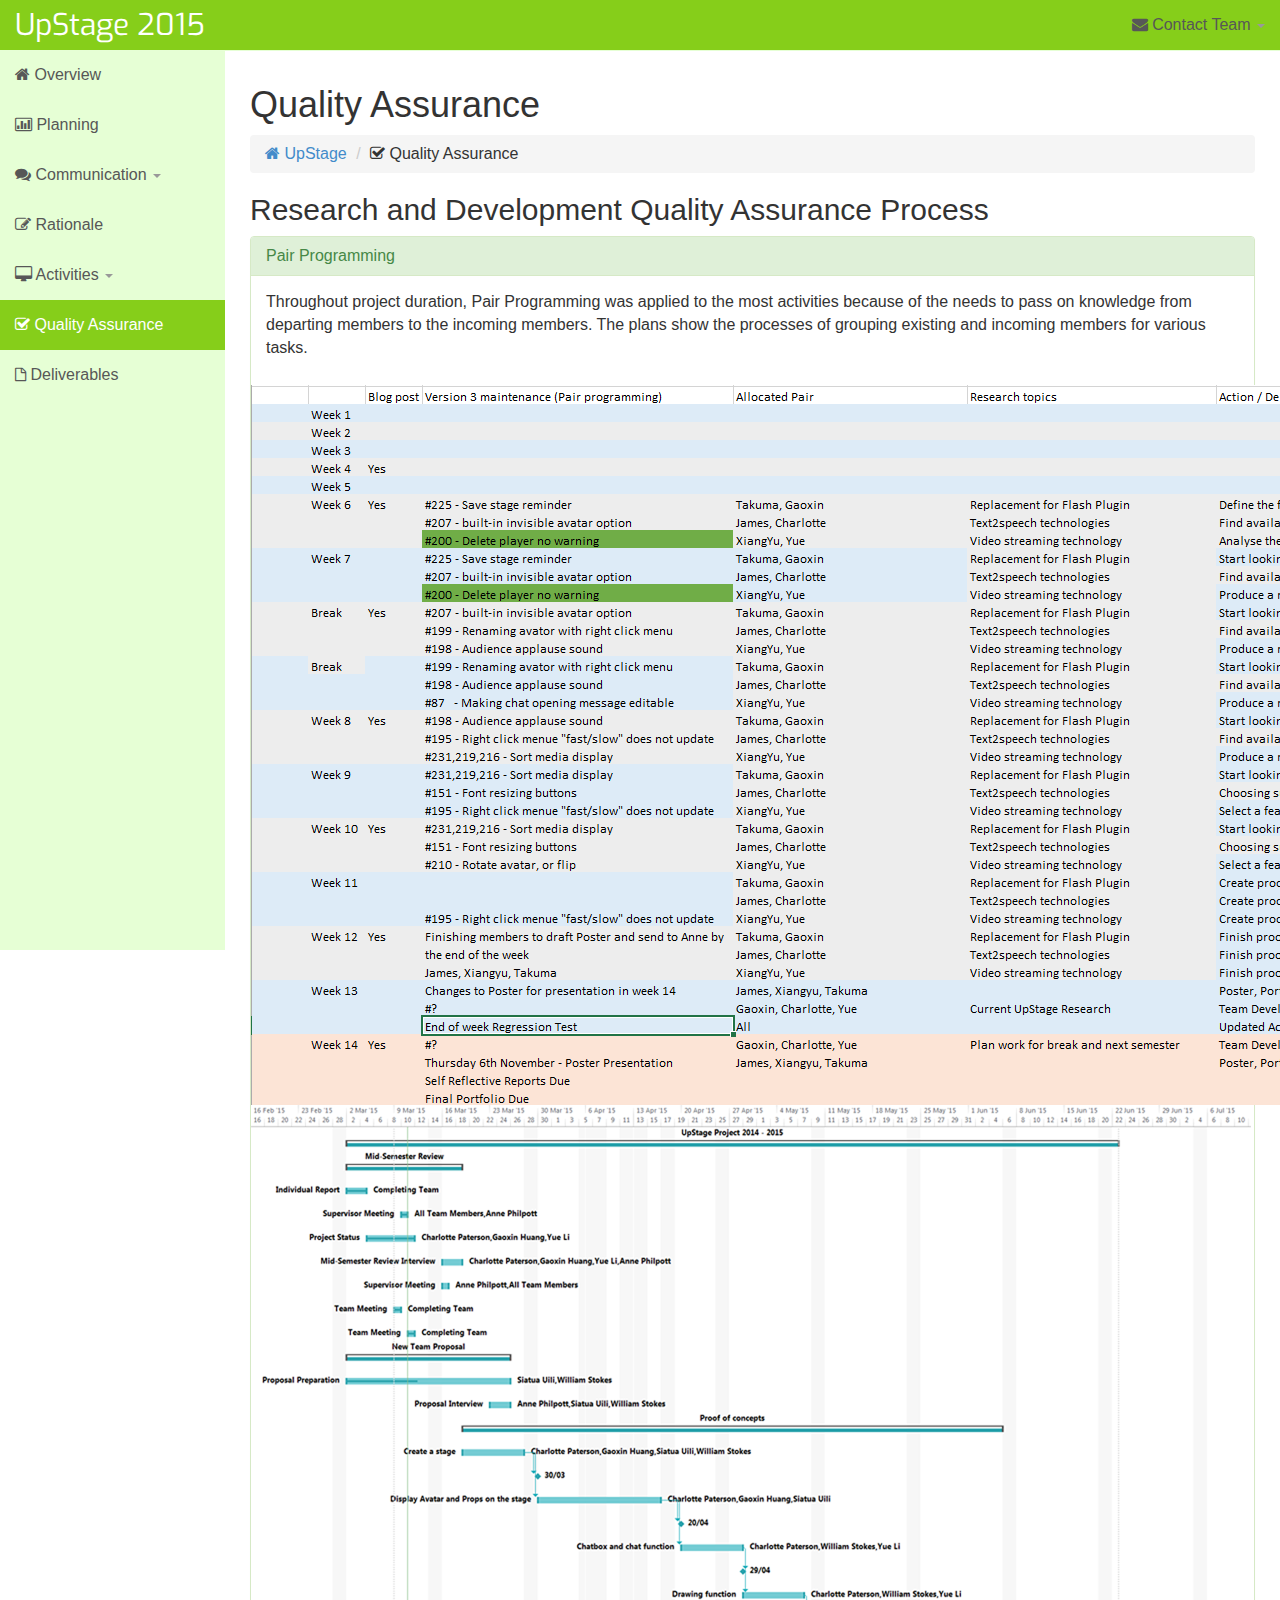
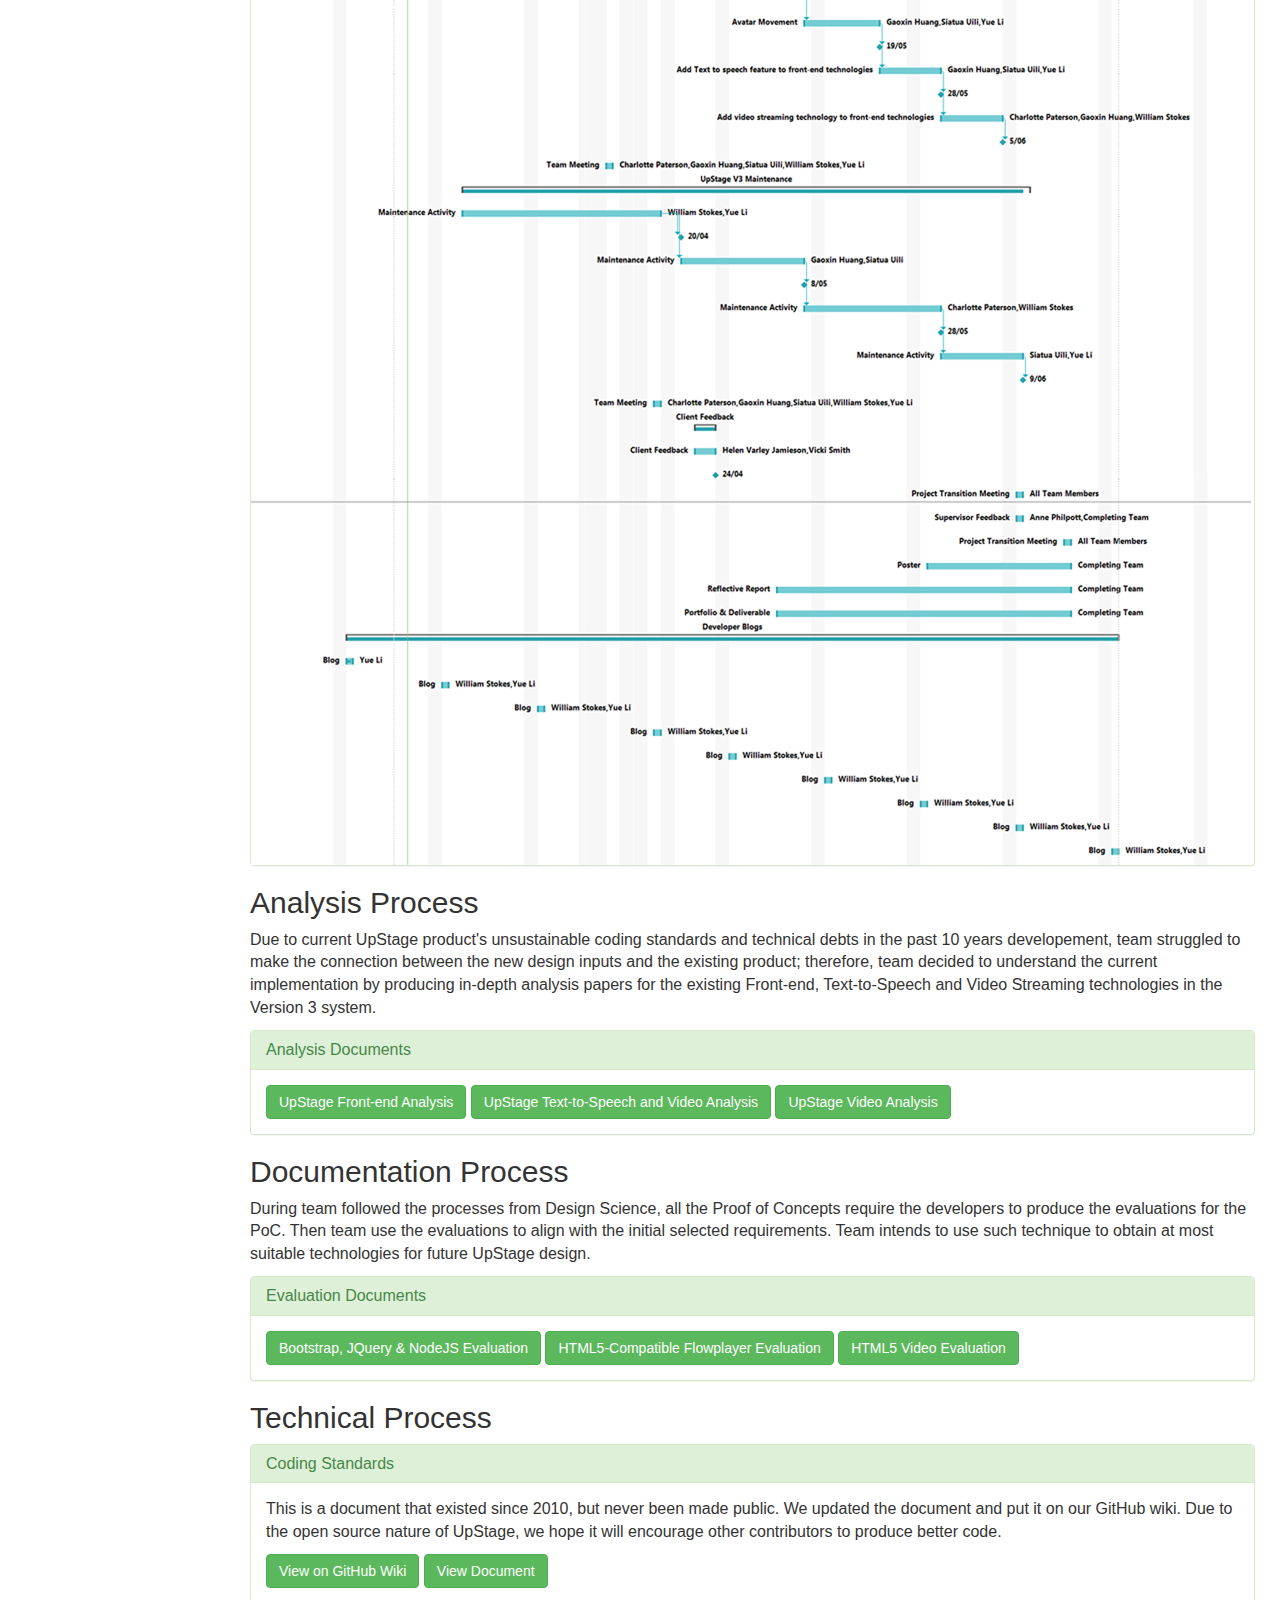
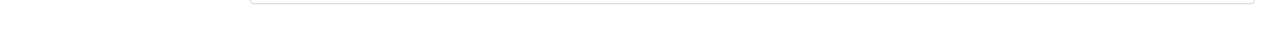
<file: quality-assurance.html>
<!DOCTYPE html>
<html lang="en">
  <head>
    <meta charset="utf-8"/>
    <meta name="viewport" content="width=device-width, initial-scale=1.0"/>
    <meta name="description" content=""/>
    <meta name="author" content=""/>
    <link href='http://fonts.googleapis.com/css?family=Exo:900' rel='stylesheet' type='text/css'/>
    <link href="assets/css/bootstrap.css" rel="stylesheet"/>
    <link href="assets/css/sb-admin.css" rel="stylesheet"/>
    <link rel="stylesheet" href="assets/font-awesome/css/font-awesome.min.css"/>
    <title>UpStage | Portfolio 2015</title>
  </head>
  <body>
    <div id="wrapper">
      <nav class="navbar navbar-inverse navbar-fixed-top" role="navigation">
        <div class="navbar-header">
          <button type="button" class="navbar-toggle" data-toggle="collapse" data-target=".navbar-ex1-collapse">
            <span class="sr-only">Toggle navigation</span>
            <span class="icon-bar"></span>
            <span class="icon-bar"></span>
            <span class="icon-bar"></span>
          </button>
          <a class="navbar-brand" href="index.html">UpStage 2015</a>
        </div>
        <div class="collapse navbar-collapse navbar-ex1-collapse">
          <ul class="nav navbar-nav side-nav">
            <li><a href="index.html"><i class="icon-home"></i> Overview</a></li>
            <li><a href="planning.html"><i class="icon-bar-chart"></i> Planning</a></li>
            <li class="dropdown">
              <a href="#" class="dropdown-toggle" data-toggle="dropdown"><i class="icon-comments"></i> Communication <b class="caret"></b></a>
              <ul class="dropdown-menu">
                <li><a href="communication-team.html"><i class="icon-group"></i> Team</a></li>
                <li><a href="communication-supervisor.html"><i class="icon-user"></i> Supervisor</a></li>
                <li><a href="communication-community.html"><i class="icon-group"></i> Client & Community</a></li>
              </ul>
            </li>
            <li><a href="rationale.html"><i class="icon-edit"></i> Rationale</a></li>
            <li class="dropdown">
              <a href="#" class="dropdown-toggle" data-toggle="dropdown"><i class="icon-desktop"></i> Activities <b class="caret"></b></a>
              <ul class="dropdown-menu">
                <li><a href="development-technical.html"><i class="icon-code"></i> V3 Maintenance</a></li>
                <li><a href="development-collaboration.html"><i class="icon-sitemap"></i> Proof of Concept</a></li>
              </ul>
            </li>
            <li class="active"><a href="quality-assurance.html"><i class="icon-check"></i> Quality Assurance</a></li>
            <li><a href="deliverables.html"><i class="icon-file-alt"></i> Deliverables</a></li>
          </ul>
          <ul class="nav navbar-nav navbar-right navbar-user">
            <li class="dropdown messages-dropdown">
              <a href="#" class="dropdown-toggle" data-toggle="dropdown"><i class="icon-envelope"></i> Contact Team <b class="caret"></b></a>
              <ul class="dropdown-menu">
		<li class="dropdown-header">AUT UpStage Team 2015</li>
                <li class="message-preview">
                  <a href="mailto:pdy2956@aut.ac.nz">
                    <span class="avatar"><img src="assets/img/Charlotte.jpg"></span>
                    <span class="name">Charlotte Paterson</span>
                    <span class="message">pdy2956@aut.ac.nz</span>
                  </a>
                </li>
                <li class="divider"></li>
                <li class="message-preview">
                  <a href="mailto:pbq6275@aut.ac.nz">
                    <span class="avatar"><img src="assets/img/Yue.jpg"></span>
                    <span class="name">Yue Li</span>
                    <span class="message">pbq6275@aut.ac.nz</span>
                  </a>
                </li>
		<li class="divider"></li>
                <li class="message-preview">
                  <a href="mailto:gfx0590@aut.ac.nz">
                    <span class="avatar"><img src="assets/img/Gaoxin.jpg"></span>
                    <span class="name">Gaoxin Huang</span>
                    <span class="message">gfx0590@aut.ac.nz</span>
                  </a>
                </li>
              </ul>
            </li>
          </ul>
        </div>
      </nav>
      <div id="page-wrapper">
        <div class="row">
          <div class="col-lg-12">
            <h1>Quality Assurance</h1>
            <ol class="breadcrumb">
              <li><a href="index.html"><i class="icon-home"></i> UpStage</a></li>
              <li><i class="icon-check"></i> Quality Assurance</li>
            </ol>
	    <h2>Research and Development Quality Assurance Process</h2>
            <div class="panel panel-success">
              <div class="panel-heading">
                <h3 class="panel-title">Pair Programming</h3>
              </div>
              <div class="panel-body">
                <p>
                  Throughout project duration, Pair Programming was applied to the most activities because of the needs to pass on knowledge from departing members to the incoming members. The plans show the processes of grouping existing and incoming members for various tasks.
                </p>
              </div>
              <img src="Documents/Planning/detailed-plan-s2.PNG" alt="plan"/>
	      <img src="Documents/Planning/detailed Plan s1 15.png" alt="plan1"/>
            </div>
            <h2>Analysis Process</h2>
            <p>
              Due to current UpStage product's unsustainable coding standards and technical debts in the past 10 years developement, team struggled to make the connection between the new design inputs and the existing product; therefore, team decided to understand the current implementation by producing in-depth analysis papers for the existing Front-end, Text-to-Speech and Video Streaming technologies in the Version 3 system.
            </p>
            <div class="panel panel-success">
              <div class="panel-heading">
                <h3 class="panel-title">Analysis Documents</h3>
              </div>
              <div class="panel-body">
                <a href="Documents/Deliverables/UpStage Front-end Analysis.docx"
		   role="button"
		   class="btn btn-success">UpStage Front-end Analysis</a>
                <a href="Documents/Deliverables/UpStage TTS and Video Analysis.docx"
		   role="button"
		   class="btn btn-success">UpStage Text-to-Speech and Video Analysis</a>
                <a href="Documents/Deliverables/Video_StreamV3.doc"
		   role="button"
		   class="btn btn-success">UpStage Video Analysis</a>
              </div>
            </div>
            <h2>Documentation Process</h2>
            <p>
              During team followed the processes from Design Science, all the Proof of Concepts require the developers to produce the evaluations for the PoC. Then team use the evaluations to align with the initial selected requirements. Team intends to use such technique to obtain at most suitable technologies for future UpStage design.
            </p>
            <div class="panel panel-success">
              <div class="panel-heading">
                <h3 class="panel-title">Evaluation Documents</h3>
              </div>
              <div class="panel-body">
                <a href="Documents/Deliverables/pocs/front-end-poc/yue/Flash replacement proof of concept document.docx"
		   role="button"
		   class="btn btn-success">Bootstrap, JQuery & NodeJS Evaluation</a>
                <a href="Documents/Deliverables/pocs/tts-poc/Text to Speech Evaluation.docx"
		   role="button"
		   class="btn btn-success">HTML5-Compatible Flowplayer Evaluation</a>
                <a href="Documents/Deliverables/pocs/video-poc/Video_Stream EvaluationV2.doc"
		   role="button"
		   class="btn btn-success">HTML5 Video Evaluation</a>
              </div>
            </div>
            <h2>Technical Process</h2>
            <div class="panel panel-success">
              <div class="panel-heading">
                <h3 class="panel-title">Coding Standards</h3>
              </div>
              <div class="panel-body">
                <p>This is a document that existed since 2010, but never been made public. We updated the document and put it on our GitHub wiki. Due to the open source nature of UpStage, we hope it will encourage other contributors to produce better code.</p>
                <a href="https://github.com/AUTUpStageTeam/upstage2013/wiki/Coding-Standards"
		   role="button"
		   class="btn btn-success">View on GitHub Wiki</a>
                <a href="Documents/QualityAssurance/Coding_Standards.doc"
		   role="button"
		   class="btn btn-success">View Document</a>
              </div>
            </div>
          </div>
        </div>
      </div>
    </div>
    <script src="assets/js/jquery.min.js"></script>
    <script src="assets/js/bootstrap.js"></script>
  </body>
</html>
</file>
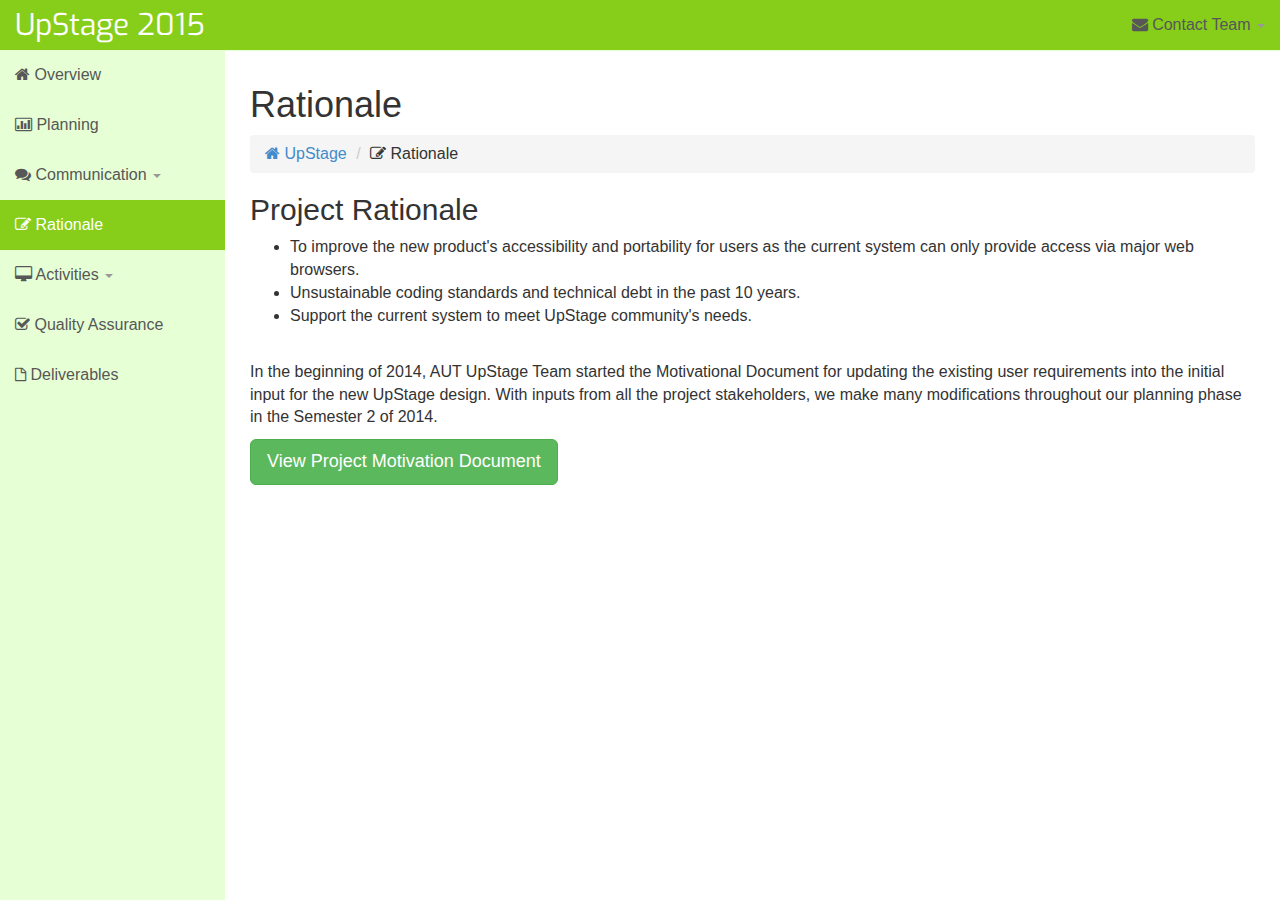
<file: rationale.html>
<!DOCTYPE html>
<html lang="en">
  <head>
    <meta charset="utf-8"/>
    <meta name="viewport" content="width=device-width, initial-scale=1.0"/>
    <meta name="description" content=""/>
    <meta name="author" content=""/>
    <link href="http://fonts.googleapis.com/css?family=Exo:900" rel="stylesheet" type="text/css"/>
    <link href="assets/css/bootstrap.css" rel="stylesheet"/>
    <link href="assets/css/sb-admin.css" rel="stylesheet"/>
    <link rel="stylesheet" href="assets/font-awesome/css/font-awesome.min.css"/>
    <title>UpStage | Portfolio 2015</title>
  </head>
  <body>
    <div id="wrapper">
      <nav class="navbar navbar-inverse navbar-fixed-top" role="navigation">
        <div class="navbar-header">
          <button type="button" class="navbar-toggle" data-toggle="collapse" data-target=".navbar-ex1-collapse">
            <span class="sr-only">Toggle navigation</span>
            <span class="icon-bar"></span>
            <span class="icon-bar"></span>
            <span class="icon-bar"></span>
          </button>
          <a class="navbar-brand" href="index.html">UpStage 2015</a>
        </div>
        <div class="collapse navbar-collapse navbar-ex1-collapse">
          <ul class="nav navbar-nav side-nav">
            <li><a href="index.html"><i class="icon-home"></i> Overview</a></li>
            <li><a href="planning.html"><i class="icon-bar-chart"></i> Planning</a></li>
            <li class="dropdown">
              <a href="#" class="dropdown-toggle" data-toggle="dropdown"><i class="icon-comments"></i> Communication <b class="caret"></b></a>
              <ul class="dropdown-menu">
                <li><a href="communication-team.html"><i class="icon-group"></i> Team</a></li>
                <li><a href="communication-supervisor.html"><i class="icon-user"></i> Supervisor</a></li>
                <li><a href="communication-community.html"><i class="icon-group"></i> Client & Community</a></li>
              </ul>
            </li>
            <li class="active"><a href="rationale.html"><i class="icon-edit"></i> Rationale</a></li>
            <li class="dropdown">
              <a href="#" class="dropdown-toggle" data-toggle="dropdown"><i class="icon-desktop"></i> Activities <b class="caret"></b></a>
              <ul class="dropdown-menu">
                <li><a href="development-technical.html"><i class="icon-code"></i> V3 Maintenance</a></li>
                <li><a href="development-collaboration.html"><i class="icon-sitemap"></i> Proof of Concept</a></li>
              </ul>
            </li>
            <li><a href="quality-assurance.html"><i class="icon-check"></i> Quality Assurance</a></li>
            <li><a href="deliverables.html"><i class="icon-file-alt"></i> Deliverables</a></li>
          </ul>
          <ul class="nav navbar-nav navbar-right navbar-user">
            <li class="dropdown messages-dropdown">
              <a href="#" class="dropdown-toggle" data-toggle="dropdown"><i class="icon-envelope"></i> Contact Team <b class="caret"></b></a>
              <ul class="dropdown-menu">
		<li class="dropdown-header">AUT UpStage Team 2015</li>
                <li class="message-preview">
                  <a href="mailto:pdy2956@aut.ac.nz">
                    <span class="avatar"><img src="assets/img/Charlotte.jpg"></span>
                    <span class="name">Charlotte Paterson</span>
                    <span class="message">pdy2956@aut.ac.nz</span>
                  </a>
                </li>
                <li class="divider"></li>
                <li class="message-preview">
                  <a href="mailto:pbq6275@aut.ac.nz">
                    <span class="avatar"><img src="assets/img/Yue.jpg"></span>
                    <span class="name">Yue Li</span>
                    <span class="message">pbq6275@aut.ac.nz</span>
                  </a>
                </li>
		<li class="divider"></li>
                <li class="message-preview">
                  <a href="mailto:gfx0590@aut.ac.nz">
                    <span class="avatar"><img src="assets/img/Gaoxin.jpg"></span>
                    <span class="name">Gaoxin Huang</span>
                    <span class="message">gfx0590@aut.ac.nz</span>
                  </a>
                </li>
              </ul>
            </li>
          </ul>
        </div>
      </nav>
      <div id="page-wrapper">
        <div class="row">
          <div class="col-lg-12">
            <h1>Rationale</h1>
            <ol class="breadcrumb">
              <li><a href="index.html"><i class="icon-home"></i> UpStage</a></li>
              <li><i class="icon-edit"></i> Rationale</li>
            </ol>
            <h2>Project Rationale</h2>
            <ul>
              <li>To improve the new product's accessibility and portability for users as the current system can only provide access via major web browsers.</li>
              <li>Unsustainable coding standards and technical debt in the past 10 years.</li>
              <li>Support the current system to meet UpStage community's needs.</li>
            </ul>
            <br/>
            <p>
              In the beginning of 2014, AUT UpStage Team started the Motivational Document for updating the existing user requirements into the initial input for the new UpStage design. With inputs from all the project stakeholders, we make many modifications throughout our planning phase in the Semester 2 of 2014.
            </p>
            <a href="Documents/Rationale/MotivationalDocument.docx"
	       role="button"
	       class="btn btn-lg btn-success">View Project Motivation Document</a>
          </div>
        </div>
      </div>
    </div>
    <script src="assets/js/jquery.min.js"></script>
    <script src="assets/js/bootstrap.js"></script>
  </body>
</html>
</file>
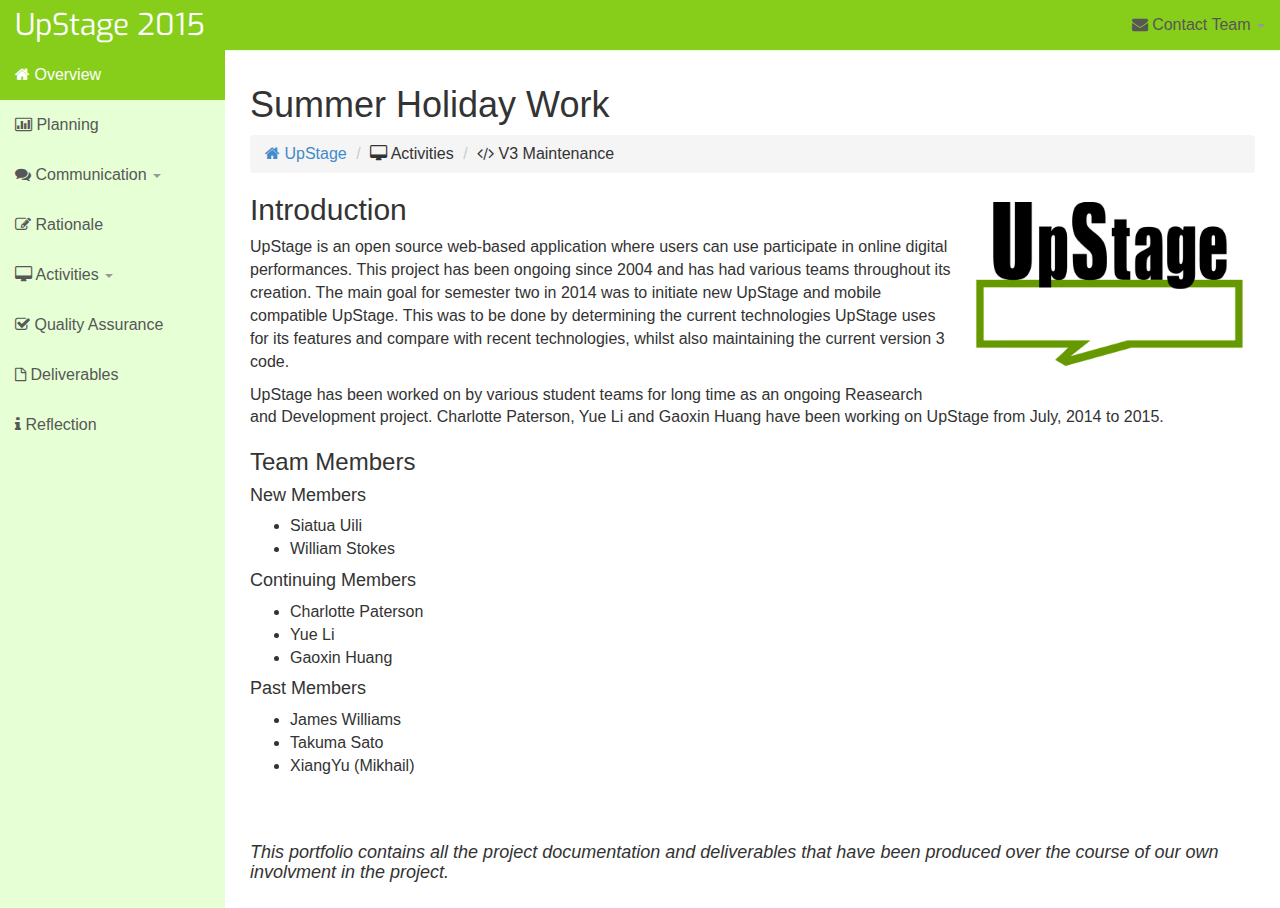
<file: summer-research.html>
<!DOCTYPE html>
<html lang="en">
  <head>
    <meta charset="utf-8">
    <meta name="viewport" content="width=device-width, initial-scale=1.0">
    <meta name="description" content="">
    <meta name="author" content="">

    <title>UpStage | Portfolio 2015</title>

    <link href='http://fonts.googleapis.com/css?family=Exo:900' rel='stylesheet' type='text/css'>

    <!-- Bootstrap core CSS -->
    <link href="assets/css/bootstrap.css" rel="stylesheet">

    <!-- Add custom CSS here -->
    <link href="assets/css/sb-admin.css" rel="stylesheet">
    <link rel="stylesheet" href="assets/font-awesome/css/font-awesome.min.css">
  </head>

  <body>

    <div id="wrapper">

      <!-- Sidebar -->
      <nav class="navbar navbar-inverse navbar-fixed-top" role="navigation">
        <!-- Brand and toggle get grouped for better mobile display -->
        <div class="navbar-header">
          <button type="button" class="navbar-toggle" data-toggle="collapse" data-target=".navbar-ex1-collapse">
            <span class="sr-only">Toggle navigation</span>
            <span class="icon-bar"></span>
            <span class="icon-bar"></span>
            <span class="icon-bar"></span>
          </button>
          <a class="navbar-brand" href="index.html">UpStage 2015</a>
        </div>

        <!-- Collect the nav links, forms, and other content for toggling -->
        <div class="collapse navbar-collapse navbar-ex1-collapse">
          <ul class="nav navbar-nav side-nav">
            <li class="active"><a href="index.html"><i class="icon-home"></i> Overview</a></li>
            <li><a href="planning.html"><i class="icon-bar-chart"></i> Planning</a></li>
            <li class="dropdown">
              <a href="#" class="dropdown-toggle" data-toggle="dropdown"><i class="icon-comments"></i> Communication <b class="caret"></b></a>
              <ul class="dropdown-menu">
                <li><a href="communication-team.html"><i class="icon-group"></i> Team</a></li>
                <!-- <li><a href="communication-client.html"><i class="icon-female"></i><i class="icon-female"></i> Client</a></li> -->
                <li><a href="communication-supervisor.html"><i class="icon-user"></i> Supervisor</a></li>
                <li><a href="communication-community.html"><i class="icon-group"></i> Client & Community</a></li>
              </ul>
            </li>
            <li><a href="rationale.html"><i class="icon-edit"></i> Rationale</a></li>
            <li class="dropdown">
              <a href="#" class="dropdown-toggle" data-toggle="dropdown"><i class="icon-desktop"></i> Activities <b class="caret"></b></a>
              <ul class="dropdown-menu">
                <li><a href="development-technical.html"><i class="icon-code"></i> V3 Maintenance</a></li>
                <!-- <li><a href="summer-research.html"><i class="icon-code"></i> Summer Holiday Work</a></li> -->
                <li><a href="development-collaboration.html"><i class="icon-sitemap"></i> Proof of Concept</a></li>
              </ul>
            </li>
            <li><a href="quality-assurance.html"><i class="icon-check"></i> Quality Assurance</a></li>
            <li><a href="deliverables.html"><i class="icon-file-alt"></i> Deliverables</a></li>
            <li><a href="appendix.html"><i class="icon-info"></i> Reflection</a></li>
          </ul>

          <ul class="nav navbar-nav navbar-right navbar-user">
            <li class="dropdown messages-dropdown">
              <a href="#" class="dropdown-toggle" data-toggle="dropdown"><i class="icon-envelope"></i> Contact Team <b class="caret"></b></a>
              <ul class="dropdown-menu">
                <li class="dropdown-header">AUT UpStage Team 2015</li>
                <li class="message-preview">
                  <a href="mailto:pdy2956@aut.ac.nz">
                    <span class="avatar"><img src="assets/img/Charlotte.jpg"></span>
                    <span class="name">Charlotte Paterson</span>
                    <span class="message">pdy2956@aut.ac.nz</span>
                  </a>
                </li>
                <li class="divider"></li>
                <li class="message-preview">
                  <a href="mailto:pbq6275@aut.ac.nz">
                    <span class="avatar"><img src="assets/img/Yue.jpg"></span>
                    <span class="name">Yue Li</span>
                    <span class="message">pbq6275@aut.ac.nz</span>
                  </a>
                </li>
				<li class="divider"></li>
                <li class="message-preview">
                  <a href="mailto:gfx0590@aut.ac.nz">
                    <span class="avatar"><img src="assets/img/Gaoxin.jpg"></span>
                    <span class="name">Gaoxin Huang</span>
                    <span class="message">gfx0590@aut.ac.nz</span>
                  </a>
                </li>
              </ul>
            </li>
          </ul>

        </div><!-- /.navbar-collapse -->
      </nav>

      <div id="page-wrapper">

        <div class="row">
          <div class="col-lg-12">
            <h1>Summer Holiday Work</h1>
            <ol class="breadcrumb">
              <li><a href="index.html"><i class="icon-home"></i> UpStage</a></li>
			  <li><i class="icon-desktop"></i> Activities</li>
              <li><i class="icon-code"></i> V3 Maintenance</li>
            </ol>
            <img id="logo" src="assets/img/logo.jpg" alt="UpStage">
            <h2>Introduction</h2>
            <p>UpStage is an open source web-based application where users can use participate in online digital performances. This project has been ongoing since 2004 and has had various teams throughout its creation. The main goal for semester two in 2014 was to initiate new UpStage and mobile compatible UpStage. This was to be done by determining the current technologies UpStage uses for its features and compare with recent technologies, whilst also maintaining the current version 3 code.</p>
            <p>UpStage has been worked on by various student teams for long time as an ongoing Reasearch and Development project. Charlotte Paterson, Yue Li and Gaoxin Huang have been working on UpStage from July, 2014 to 2015.</p>

            <h3>Team Members</h3>
            <h4>New Members</h4>
            <ul>
              <li>Siatua Uili</li>
              <li>William Stokes</li>
            </ul>
            <h4>Continuing Members</h4>
            <ul>
            <li>Charlotte Paterson</li>
              <li>Yue Li</li>
              <li>Gaoxin Huang</li>

            </ul>
            <h4>Past Members</h4>
            <ul>
              <li>James Williams</li>
              <li>Takuma Sato</li>
              <li>XiangYu (Mikhail)</li>
            </ul>
            <br><br>
            <h4><em>This portfolio contains all the project documentation and deliverables that have been produced over the course of our own involvment in the project.</em></h4>
          </div>
        </div><!-- /.row -->

      </div><!-- /#page-wrapper -->

    </div><!-- /#wrapper -->

    <!-- Bootstrap core JavaScript -->
    <script src="assets/js/jquery.min.js"></script>
    <script src="assets/js/bootstrap.js"></script>
  </body>
</html>
</file>
<file: assets/css/sb-admin.css>
/*
Author: Start Bootstrap - http://startbootstrap.com
'SB Admin' HTML Template by Start Bootstrap

All Start Bootstrap themes are licensed under Apache 2.0.
For more info and more free Bootstrap 3 HTML themes, visit http://startbootstrap.com!
*/

/* ATTN: This is mobile first CSS - to update 786px and up screen width use the media query near the bottom of the document! */

/* Global Styles */

body {
  margin-top: 50px;
}

#wrapper {
  padding-left: 0;
}

#page-wrapper {
  width: 100%;
  padding: 5px 15px;
}

/* Nav Messages */

.messages-dropdown .dropdown-menu .message-preview .avatar,
.messages-dropdown .dropdown-menu .message-preview .name,
.messages-dropdown .dropdown-menu .message-preview .message,
.messages-dropdown .dropdown-menu .message-preview .time {
  display: block;
}

.messages-dropdown .dropdown-menu .message-preview .avatar {
  float: left;
  margin-right: 15px;
}

.messages-dropdown .dropdown-menu .message-preview .name {
  font-weight: bold;
}

.messages-dropdown .dropdown-menu .message-preview .message {
  font-size: 12px;
}

.messages-dropdown .dropdown-menu .message-preview .time {
  font-size: 12px;
}


/* Nav Announcements */

.announcement-heading {
  font-size: 50px;
  margin: 0;
}

.announcement-text {
  margin: 0;
}

/* Table Headers */

table.tablesorter thead {
  cursor: pointer;
}

table.tablesorter thead tr th:hover {
  background-color: #f5f5f5;
}

/* Flot Chart Containers */

.flot-chart {
  display: block;
  height: 400px;
}

.flot-chart-content {
  width: 100%;
  height: 100%;
}

/* Edit Below to Customize Widths > 768px */
@media (min-width:768px) {

  /* Wrappers */

  #wrapper {
	padding-left: 225px;
  }

  #page-wrapper {
	padding: 15px 25px;
  }

  /* Side Nav */

  .side-nav {
	margin-left: -225px;
	left: 225px;
	width: 225px;
	position: fixed;
	top: 50px;
	height: 100%;
	border-radius: 0;
	border: none;
	background-color: #E6FFD5;
	overflow-y: auto;
  }

  /* Bootstrap Default Overrides - Customized Dropdowns for the Side Nav */

  .side-nav>li.dropdown>ul.dropdown-menu {
	position: relative;
	min-width: 225px;
	margin: 0;
	padding: 0;
	border: none;
	border-radius: 0;
	background-color: transparent;
	box-shadow: none;
	-webkit-box-shadow: none;
  }

  .side-nav>li.dropdown>ul.dropdown-menu>li>a {
	color: #222222;
	padding: 15px 15px 15px 25px;
  }

  .side-nav>li.dropdown>ul.dropdown-menu>li>a:hover,
  .side-nav>li.dropdown>ul.dropdown-menu>li>a.active,
  .side-nav>li.dropdown>ul.dropdown-menu>li>a:focus {
	color: #fff;
	background-color: #A0E074;
  }

  .side-nav>li>a {
	width: 225px;
  }

  .navbar-inverse .navbar-nav>li>a:hover,
  .navbar-inverse .navbar-nav>li>a:focus {
	background-color: #A0E074;
  }

  /* Nav Messages */

  .messages-dropdown .dropdown-menu {
	min-width: 300px;
  }

  .messages-dropdown .dropdown-menu li a {
	white-space: normal;
  }

}


/* For UpStage Portfolio */

.avatar img {
  max-width: 50px;
}

a.navbar-brand {
  font-family: 'Exo', sans-serif;
  font-size: 30px;
}

#logo {
  float: right;
  max-width: 30%;
}

#task-tickets {
  display: inline-block;
  padding-right: 10px;
}

#color-tag,
#task-tickets {
  font-size: 1.3em;
}

.label-all {
  background-color: #05B8CC;
}
.label-takuma {
  background-color: #885ead;
}
.label-nikos {
  background-color: #02c43a;
}
.label-james {
  background-color: #FFB6C1;
}
.label-vanessa {
  background-color: #ffa500;
}
.label-xiangyu {
  background-color: #ff499c;
}

.carousel-inner {
  height: 600px;
  overflow-y: scroll;
}

.carousel-inner img {
  margin: auto;
}

.carousel-inner.pdf, .carousel-inner object {
  height: 600px;
  width: 100%;
}

.carousel-caption {
  font-weight: normal;
  bottom: auto;
  top: 30px;
  color: yellow;
  text-shadow: 0px 0px 8px rgb(0, 0, 0);
}

.carousel-indicators {
  top: 20px;
  bottom: auto;
}

#sprint-board img,
#team-photos img {
  min-height: 100%;
  max-height: 100%;
}
</file>
